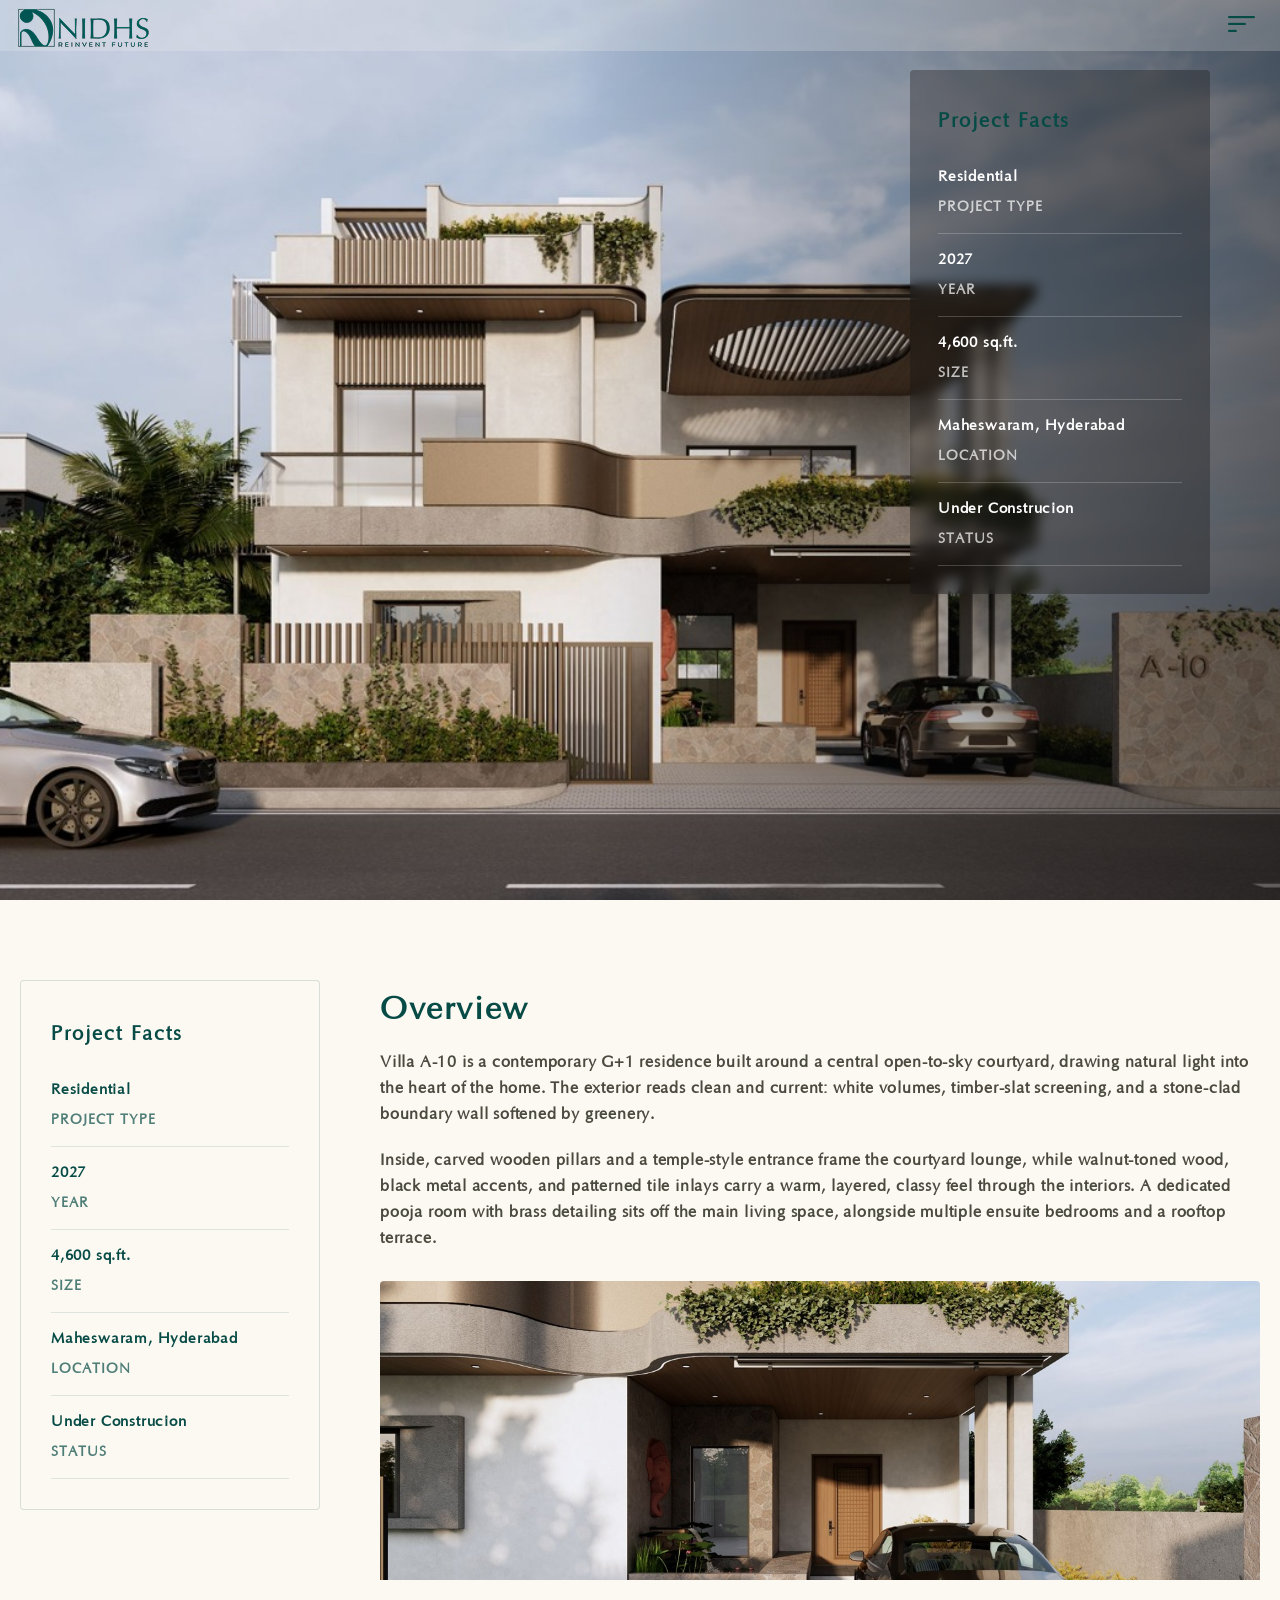
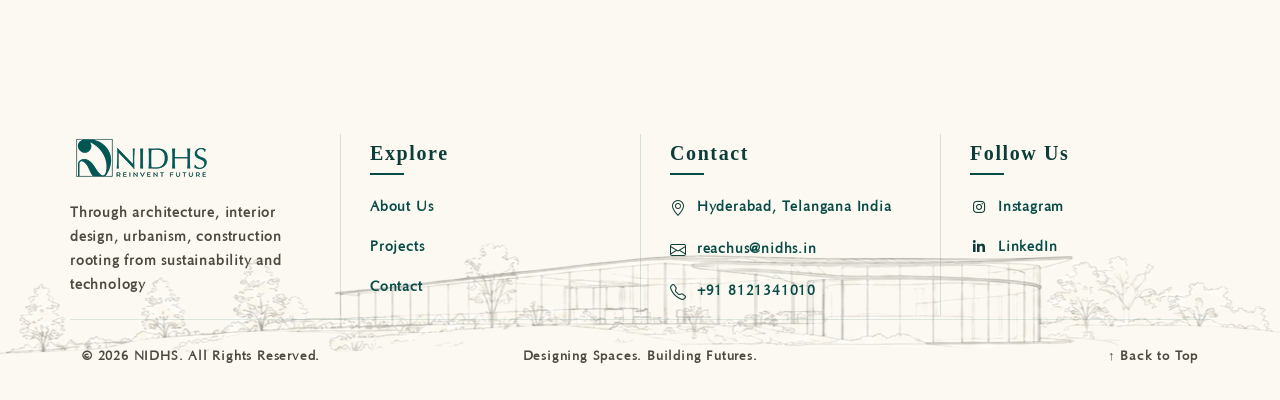
<file: villaA10.html>
<!DOCTYPE HTML>
<html lang="en-US">

<head>
	<meta charset="UTF-8">
	<meta http-equiv="x-ua-compatible" content="ie=edge">
	<title>Varali</title>
	<meta name="description" content="">
	<meta name="viewport" content="width=device-width, initial-scale=1">
	<!-- Favicon -->
	<link rel="icon" type="image/png" sizes="56x56" href="assets/images/fav-icon/icon.png">
	<!-- bootstrap CSS -->
	<link rel="stylesheet" href="assets/css/bootstrap.min.css" type="text/css" media="all">

	<!-- animate CSS -->
	<link rel="stylesheet" href="assets/css/animate.css" type="text/css" media="all">

	<!-- font-awesome CSS -->
	<link rel="stylesheet" href="assets/css/all.min.css" type="text/css" media="all">
	<!-- font-flaticon CSS -->
	<link rel="stylesheet" href="assets/css/flaticon.css" type="text/css" media="all">
	<!-- theme-default CSS -->
	<link rel="stylesheet" href="assets/css/theme-default.css" type="text/css" media="all">

	<!-- transitions CSS -->
	<link rel="stylesheet" href="assets/css/owl.transitions.css" type="text/css" media="all">

	<!-- bootstrap icons -->
	<link rel="stylesheet" href="assets/css/bootstrap-icons.css" type="text/css" media="all">
    
	<!-- Main Style CSS -->
	<link rel="stylesheet" href="assets/css/style.css" type="text/css" media="all">

	<link rel="stylesheet" href="assets/css/projectdetail.css" type="text/css" media="all">
	<link rel="stylesheet" href="assets/css/responsive.css" type="text/css" media="all">

</head>

<body>

    <div id="sticky-header" class="hendre_nav_manu two">
		<div class="container-fluid">
			<div class="row align-items-center">
				<div class="col-lg-2">
					<div class="logo">
						<a class="logo_img" href="index.html" title="hendre">
							<img src="assets/images/NIDHSlogo.png" alt="logo">
						</a>
						<a class="main_sticky" href="index.html" title="hendre">
							<img src="assets/images/NIDHSlogo.png" alt="logo">
						</a>
					</div>
				</div>
				<div class="col-lg-7">
					
				</div>
				<div class="col-lg-3">
					<div class="header-src-box">
						<div class="sidebar-btn style_two">
							<div class="nav-btn navSidebar-button style_two"><span><i class="bi bi-filter-left"></i></span></div>							
						</div>
					</div>
				</div>
			</div>
		</div>
	</div>

	<div class="xs-sidebar-group info-group">
		<div class="xs-sidebar-widget">
			<div class="sidebar-widget-container">
				<div class="menu-visual-pane" >

					<div class="menu-visual-content">
						<h1>Designing <br>Spaces <br>That Inspire.</h1>

						<div class="menu-featured-project">
							<span class="fp-label">FEATURED PROJECT</span>
							<h4>DOMINION </h4>
							<p>Residential Apartment<br>Hyderabad, Telangana<br>2025</p>
							<a href="dominion.html" class="view-project-link">VIEW PROJECT <i class="fas fa-arrow-right"></i></a>
						</div>
					</div>
				</div>

				<!-- RIGHT: nav pane -->
				<div class="menu-nav-pane">
					<div class="menu-nav-header">
						<div class="menu-brand">
							<div class="logo">
							<a class="logo_img" href="index.html" title="hendre">
								<img src="assets/images/NIDHSlogo.png" alt="logo">
							</a>
							</div>
						</div>
						<a href="#" class="close-side-widget">
							<i class="fas fa-times"></i>
						</a>
					</div>

					<ul class="menu-nav-list">
						<li><a href="index.html#portfolio">PROJECTS </a></li>
						<li><a href="index.html#aboutus">ABOUT </a></li>
						<!-- <li><a href="index.html#blogs">BLOGS </a></li> -->
						<li><a href="index.html#contactus">CONTACT </a></li>
					</ul>

					<div class="menu-contact-row">
						<div class="contact-item">
							<i class="fas fa-map-marker-alt"></i>
							<span>Hyderabad, Telangana<br>India</span>
						</div> 
						<div class="contact-item">
							<i class="fas fa-envelope"></i>
							<span>reachus@nidhs.in</span>
						</div>
						<div class="contact-item">
							<i class="fas fa-phone-alt"></i>
							<span>+91 8121341010</span>
						</div>
					</div>
				</div>

			</div>
		</div>
	</div>


    <section id="pdhero" class="pd-hero">
        <img class="pd-hero__img" src="assets/images/portfolio/A10_2.jpeg" alt="Sakura Restaurant">
        <div class="pd-hero__overlay"></div>

        <div class="pd-facts pd-facts--hero">
            <h3 class="pd-facts__title">Project Facts</h3>
            <ul class="pd-facts__list">
                <li><span class="pd-facts__value">Residential</span><span class="pd-facts__label">Project Type</span></li>
                <!-- <li><span class="pd-facts__value">Sri Murali & Sirisha</span><span class="pd-facts__label">Client</span></li> -->
                <li><span class="pd-facts__value">2027</span><span class="pd-facts__label">Year</span></li>
                <li><span class="pd-facts__value">4,600 sq.ft.</span><span class="pd-facts__label">Size</span></li>
                <li><span class="pd-facts__value">Maheswaram, Hyderabad </span><span class="pd-facts__label">Location</span></li>
                <li><span class="pd-facts__value">Under Construcion</span><span class="pd-facts__label">Status</span></li>
            </ul>
        </div>
    </section>

    <section class="pd-body">
        <aside class="pd-body__sidebar">
            <div class="pd-facts pd-facts--sidebar" id="pdFactsSidebar">
                <h3 class="pd-facts__title">Project Facts</h3>
                <ul class="pd-facts__list">
                    <li><span class="pd-facts__value">Residential</span><span class="pd-facts__label">Project Type</span></li>
                    <!-- <li><span class="pd-facts__value">Sri Murali & Sirisha</span><span class="pd-facts__label">Client</span></li> -->
                    <li><span class="pd-facts__value">2027</span><span class="pd-facts__label">Year</span></li>
                    <li><span class="pd-facts__value">4,600 sq.ft.</span><span class="pd-facts__label">Size</span></li>
                    <li><span class="pd-facts__value">Maheswaram, Hyderabad </span><span class="pd-facts__label">Location</span></li>
                    <li><span class="pd-facts__value">Under Construcion</span><span class="pd-facts__label">Status</span></li>
                </ul>
            </div>
        </aside>

        <div class="pd-body__content">
            <h2>Overview</h2>
            <p>Villa A-10 is a contemporary G+1 residence built around a central open-to-sky courtyard, drawing natural light into the heart of the home. The exterior reads clean and current: white volumes, timber-slat screening, and a stone-clad boundary wall softened by greenery. </p>
            <p>Inside, carved wooden pillars and a temple-style entrance frame the courtyard lounge, while walnut-toned wood, black metal accents, and patterned tile inlays carry a warm, layered, classy feel through the interiors. A dedicated pooja room with brass detailing sits off the main living space, alongside multiple ensuite bedrooms and a rooftop terrace.</p>

            <img class="pd-body__image" src="assets/images/portfolio/A10_4.jpeg" alt="Main Entrance">
            <span class="pd-body__caption">Main Entrance</span>

            <div class="pd-body__image-row">
                <div>
                    <img src="assets/images/portfolio/A10_1.jpeg" alt="Reception Hall">
                    <span class="pd-body__caption">Reception Hall</span>
                </div>
                <div>
                    <img src="assets/images/portfolio/A10_3.jpeg" alt="Facade Detail">
                    <span class="pd-body__caption"> During Construction</span>
                </div>
            </div>
            <div class="pd-body__image-row">
                <div>
                    <img src="assets/images/portfolio/A10_9.jpg" alt="Reception Hall">
                    <span class="pd-body__caption">Side view</span>
                </div>
                <div>
                    <img src="assets/images/portfolio/A10_5.jpg" alt="Facade Detail">
                    <span class="pd-body__caption"> View of the 1st floor </span>
                </div>
            </div>
        </div>
    </section>

    <!--==================================================-->
	<!-- Start Footer Section  -->
	<!--==================================================-->

	<div class="footer-section upper">
		<div class="container" >
			<div class="row footer-row">

				<div class="col-lg-3 col-md-6">
					<div class="widgets-company-info-box wow fadeInUp">
						<div class="footer-logo">
							<a class="logo_img" href="index.html" title="hendre">
								<img src="assets/images/NIDHSlogo.png" alt="logo">
							</a>
						</div>
						<div class="company-info-desc">
							<p>Through architecture, interior design, urbanism, construction rooting from sustainability and technology</p>
						</div>
					</div>
				</div>

				<div class="col-lg-3 col-md-6">
					<div class="widgets-company-info wow fadeInLeft">
						<div class="widgets-company-content">
							<div class="widgets-company-title">
								<h3>Explore</h3>
								<div class="footer-underline"></div>
							</div>
							<div class="widgets-company-icon-list">
								<ul>
									<li><a class="a" href="index.html#aboutus">About Us</a></li>
									<li><a class="a" href="index.html#portfolio">Projects</a></li>
									<!-- <li><a class="a" href="index.html#blogs">Blogs</a></li> -->
									<li><a class="a" href="index.html#contactus">Contact</a></li>
								</ul>
							</div>
						</div>
					</div>
				</div>

				<div class="col-lg-3 col-md-6">
					<div class="widgets-company-info wow fadeInLeft">
						<div class="widgets-company-content">
							<div class="widgets-company-title">
								<h3>Contact</h3>
								<div class="footer-underline"></div>
							</div>
							<div class="widgets-company-icon-list">
								<ul class="contact-list">
									<li><i class="bi bi-geo-alt"></i> <span>Hyderabad, Telangana India</span></li>
									<li><i class="bi bi-envelope"></i> <span>reachus@nidhs.in</span></li>
									<li><i class="bi bi-telephone"></i> <span>+91 8121341010</span></li>
								</ul>
							</div>
						</div>
					</div>
				</div>

				<div class="col-lg-3 col-md-6">
					<div class="widgets-company-info wow fadeInLeft">
						<div class="widgets-company-content">
							<div class="widgets-company-title">
								<h3>Follow Us</h3>
								<div class="footer-underline"></div>
							</div>
							<div class="widgets-company-icon-list">
								<ul class="social-list">
									<li><a class="a" href="#"><i class="fab fa-instagram"></i> Instagram</a></li>
									<li><a class="a" href="#"><i class="fab fa-linkedin-in"></i> LinkedIn</a></li>
								</ul>
							</div>
						</div>
					</div>
				</div>

			</div>

		
			<div class="row mg-tp align-items-center footer-bottom-row">
				<div class="col-lg-4">
					<div class="copy-rights">
						<p>© 2026 NIDHS. All Rights Reserved.</p>
					</div>
				</div>
				<div class="col-lg-4 text-center">
					<p class="footer-tagline">Designing Spaces. Building Futures.</p>
				</div>
				<div class="col-lg-4 text-end">
					<a class="a back-to-top" href="#top">↑ Back to Top</a>
				</div>
			</div>

		</div>
	</div>


	<!--==================================================-->
	<!-- End  Footer Section  -->
	<!--==================================================-->


</body>

	<!-- nav apearing on scroll -->
	<script>
		document.addEventListener('DOMContentLoaded', function () {
			var header = document.getElementById('sticky-header');
			var hero = document.getElementById('pdhero');

			if (!header || !hero) return;

			var lastScrollY = window.scrollY;
			var SCROLL_UP_THRESHOLD = 3;

			window.addEventListener('scroll', function () {
				var currentScrollY = window.scrollY;
				var heroHeight = hero.offsetHeight;
				var withinHero = currentScrollY < heroHeight;

				if (withinHero) {
					// always visible while in the hero
					header.classList.remove('nav-hidden');
				} else {
					// past the hero: hide on scroll down, show on 3px+ scroll up
					if (currentScrollY > lastScrollY) {
						header.classList.add('nav-hidden');
					} else if (currentScrollY < lastScrollY - SCROLL_UP_THRESHOLD) {
						header.classList.remove('nav-hidden');
					}
				}

				lastScrollY = currentScrollY;
			}, { passive: true });
		});
	</script>


<script>
    document.addEventListener('DOMContentLoaded', function () {
        var sidebarFacts = document.getElementById('pdFactsSidebar');
        if (!sidebarFacts) return;

        // skip the animation entirely on mobile widths, per design
        if (window.innerWidth <= 900) {
            sidebarFacts.classList.add('is-visible');
            return;
        }

        var observer = new IntersectionObserver(function (entries) {
            entries.forEach(function (entry) {
                if (entry.isIntersecting) {
                    sidebarFacts.classList.add('is-visible');
                    observer.unobserve(entry.target);
                }
            });
        }, {
            threshold: 0.2
        });

        observer.observe(sidebarFacts);
    });
</script>

<!-- jquery js -->
	<script src="assets/js/vendor/jquery-3.6.2.min.js"></script>
	<!-- bootstrap js -->
	<script src="assets/js/bootstrap.min.js"></script>
	<!-- carousel js -->
	<script src="assets/js/owl.carousel.min.js"></script>
	<!-- counterup js -->
	<script src="assets/js/jquery.counterup.min.js"></script>
	<!-- waypoints js -->
	<script src="assets/js/waypoints.min.js"></script>
	<!-- wow js -->
	<script src="assets/js/wow.js"></script>
	<!-- imagesloaded js -->
	<script src="assets/js/imagesloaded.pkgd.min.js"></script>
	<!-- venobox js -->
	<script src="venobox/venobox.js"></script>

	<!--  animated-text js -->
	<script src="assets/js/animated-text.js"></script>
	<!-- venobox min js -->
	<script src="venobox/venobox.min.js"></script>
	<!-- isotope js -->
	<script src="assets/js/isotope.pkgd.min.js"></script>
	<!-- jquery meanmenu js -->
	<script src="assets/js/jquery.meanmenu.js"></script>

	<!-- jquery scrollup js -->
	<script src="assets/js/jquery.scrollUp.js"></script>

	<script src="assets/js/jquery.barfiller.js"></script>
	<!-- jquery js -->

	<script src="assets/js/popper.min.js"></script>

	<!-- theme js -->
	<script src="assets/js/theme.js"></script>

</html>
</file>
<file: assets/css/flaticon.css>
/*
  	Flaticon icon font: Flaticon
  	Creation date: 01/08/2019 09:08
  	*/

@font-face {
  font-family: "Flaticon";
  src: url("../fonts/Flaticon.eot");
  src: url("../fonts/Flaticond41d.eot?#iefix") format("embedded-opentype"),
       url("../fonts/Flaticon.woff2") format("woff2"),
       url("../fonts/Flaticon.woff") format("woff"),
       url("../fonts/Flaticon.ttf") format("truetype"),
       url("../fonts/Flaticon.svg#Flaticon") format("svg");
  font-weight: normal;
  font-style: normal;
}

@media screen and (-webkit-min-device-pixel-ratio:0) {
  @font-face {
    font-family: "Flaticon";
    src: url("../fonts/Flaticon.svg#Flaticon") format("svg");
  }
}

[class^="flaticon-"]:before, [class*=" flaticon-"]:before,
[class^="flaticon-"]:after, [class*=" flaticon-"]:after {   
  font-family: Flaticon;
  font-size: inherit;
  font-style: normal;
}

.flaticon-report:before { content: "\f100"; }
.flaticon-clock:before { content: "\f101"; }
.flaticon-call:before { content: "\f102"; }
.flaticon-tourism:before { content: "\f103"; }
.flaticon-process:before { content: "\f104"; }
.flaticon-data:before { content: "\f105"; }
.flaticon-global:before { content: "\f106"; }
.flaticon-system:before { content: "\f107"; }
.flaticon-padlock:before { content: "\f108"; }
.flaticon-process-1:before { content: "\f109"; }
.flaticon-data-1:before { content: "\f10a"; }
.flaticon-work:before { content: "\f10b"; }
.flaticon-data-analytics:before { content: "\f10c"; }
.flaticon-chart:before { content: "\f10d"; }
.flaticon-algorithm:before { content: "\f10e"; }
.flaticon-data-2:before { content: "\f10f"; }
.flaticon-clock-1:before { content: "\f110"; }
.flaticon-microchip:before { content: "\f111"; }
.flaticon-server:before { content: "\f112"; }
.flaticon-24h:before { content: "\f113"; }
.flaticon-global-1:before { content: "\f114"; }
.flaticon-business-and-finance:before { content: "\f115"; }
.flaticon-space:before { content: "\f116"; }
.flaticon-information:before { content: "\f117"; }
.flaticon-privacy:before { content: "\f118"; }
.flaticon-alert:before { content: "\f119"; }
.flaticon-online-library:before { content: "\f11a"; }
.flaticon-info:before { content: "\f11b"; }
.flaticon-interaction:before { content: "\f11c"; }
.flaticon-mobile-app:before { content: "\f11d"; }
.flaticon-code:before { content: "\f11e"; }
.flaticon-developer:before { content: "\f11f"; }
.flaticon-intelligent:before { content: "\f120"; }
.flaticon-content:before { content: "\f121"; }
.flaticon-laptop:before { content: "\f122"; }
.flaticon-web:before { content: "\f123"; }
.flaticon-content-writing:before { content: "\f124"; }
.flaticon-computer:before { content: "\f125"; }
.flaticon-computer-1:before { content: "\f126"; }
.flaticon-graphic-design:before { content: "\f127"; }
.flaticon-analysis:before { content: "\f128"; }
.flaticon-bar-chart:before { content: "\f129"; }
.flaticon-analytics:before { content: "\f12a"; }
.flaticon-ui:before { content: "\f12b"; }
.flaticon-resume:before { content: "\f12c"; }
.flaticon-taxi:before { content: "\f12d"; }
.flaticon-online-shop:before { content: "\f12e"; }
.flaticon-smartphone:before { content: "\f12f"; }

.flaticon-next-1:before { content: "\f100"; }
.flaticon-back:before { content: "\f101"; }
.flaticon-next:before { content: "\f102"; }
.flaticon-back-1:before { content: "\f103"; }
.flaticon-respect:before { content: "\f104"; }
.flaticon-briefcase:before { content: "\f105"; }
.flaticon-graduation-hat:before { content: "\f106"; }
.flaticon-left-quote:before { content: "\f107"; }
.flaticon-aeroplane:before { content: "\f108"; }
.flaticon-jet:before { content: "\f109"; }
.flaticon-phone-call-1:before { content: "\f10a"; }
.flaticon-phone-call:before { content: "\f10b"; }
.flaticon-customer-service:before { content: "\f10c"; }
.flaticon-speech-bubble:before { content: "\f10d"; }
.flaticon-shopping-basket:before { content: "\f10e"; }
.flaticon-mail:before { content: "\f10f"; }
.flaticon-graph:before { content: "\f110"; }
.flaticon-compass:before { content: "\f111"; }
.flaticon-home:before { content: "\f112"; }
.flaticon-lifebuoy:before { content: "\f113"; }
.flaticon-time:before { content: "\f114"; }


.flaticon-artificial-intelligence:before { content: "\f100"; }
.flaticon-robotic-arm:before { content: "\f101"; }
.flaticon-ai:before { content: "\f102"; }
.flaticon-play-button:before { content: "\f103"; }
.flaticon-artificial-intelligence-1:before { content: "\f104"; }
.flaticon-automaton:before { content: "\f105"; }
.flaticon-brain:before { content: "\f106"; }
.flaticon-ai-1:before { content: "\f107"; }
.flaticon-artificial-intelligence-2:before { content: "\f108"; }
.flaticon-artificial-intelligence-3:before { content: "\f109"; }
.flaticon-mail:before { content: "\f10a"; }
.flaticon-machine-learning:before { content: "\f10b"; }
.flaticon-machine-learning-1:before { content: "\f10c"; }
.flaticon-code:before { content: "\f10d"; }
.flaticon-gps:before { content: "\f10e"; }
.flaticon-place:before { content: "\f10f"; }
.flaticon-phone:before { content: "\f110"; }
.flaticon-mail-1:before { content: "\f111"; }
.flaticon-artificial-intelligence-4:before { content: "\f112"; }
.flaticon-abc:before { content: "\f113"; }
.flaticon-contract:before { content: "\f114"; }
.flaticon-quote:before { content: "\f115"; }
.flaticon-business-and-finance:before { content: "\f116"; }
.flaticon-binary-code:before { content: "\f117"; }
.flaticon-database:before { content: "\f118"; }
.flaticon-font:before { content: "\f119"; }
.flaticon-speech-bubble:before { content: "\f11a"; }
.flaticon-face:before { content: "\f11b"; }
.flaticon-facial:before { content: "\f11c"; }
.flaticon-data:before { content: "\f11d"; }
.flaticon-facial-recognition:before { content: "\f11e"; }
.flaticon-right-arrow:before { content: "\f11f"; }
.flaticon-seo-and-web:before { content: "\f120"; }
.flaticon-encrypt:before { content: "\f121"; }
.flaticon-encrypt-1:before { content: "\f122"; }
.flaticon-data-encryption:before { content: "\f123"; }
.flaticon-tick:before { content: "\f124"; }
.flaticon-success:before { content: "\f125"; }
.flaticon-send:before { content: "\f126"; }
.flaticon-left-arrow:before { content: "\f127"; }
.flaticon-up-arrow:before { content: "\f128"; }
.flaticon-download-arrow:before { content: "\f129"; }
.flaticon-basket:before { content: "\f12a"; }
.flaticon-stylish-bag:before { content: "\f12b"; }
.flaticon-shopping-bag:before { content: "\f12c"; }
.flaticon-bag:before { content: "\f12d"; }
.flaticon-chat:before { content: "\f12e"; }
.flaticon-robotics:before { content: "\f12f"; }
.flaticon-qr:before { content: "\f130"; }
.flaticon-production:before { content: "\f131"; }
.flaticon-inclusion:before { content: "\f132"; }
.flaticon-feature:before { content: "\f133"; }
.flaticon-art-and-design:before { content: "\f134"; }
.flaticon-search:before { content: "\f135"; }
.flaticon-seo-and-web-1:before { content: "\f136"; }
.flaticon-phone-1:before { content: "\f137"; }
.flaticon-email:before { content: "\f138"; }
.flaticon-error:before { content: "\f139"; }
.flaticon-close:before { content: "\f13a"; }
.flaticon-gps-1:before { content: "\f13b"; }
.flaticon-cross-out:before { content: "\f13c"; }
.flaticon-woman-bag:before { content: "\f13d"; }
</file>
<file: assets/css/theme-default.css>
/*

    font-family: 'Montserrat', sans-serif;

*/



/* @import url('https://fonts.googleapis.com/css2?family=Montserrat:ital,wght@0,100;0,200;0,300;0,400;0,500;0,600;0,700;0,800;0,900;1,100;1,200;1,300;1,400;1,500;1,600;1,700;1,800;1,900&display=swap'); */
/* @import url('https://fonts.googleapis.com/css2?family=Abhaya+Libre:wght@400;500;600;700;800&display=swap'); */

@font-face {
    font-family: 'Optima';
    src: url('../fonts/optima-webfont/OPTIMA.woff') format('woff'); 
    font-weight: 400;
    font-style: normal;
    font-display: swap;
}

html, body {
    margin: 0;
    padding: 0;
}

html,

body {
    overflow-x: hidden;
}

html {
    scroll-behavior: smooth;
}

body {
    color: #FCF9F2;
    font-size: 15px;
    font-weight: 600;
    line-height: 28px;
    letter-spacing: 0.05rem;
    text-align: left!important;
    /* font-family: 'Montserrat', sans-serif; */
    /* font-family: 'Abhaya Libre', serif; */
    font-family: 'Optima', 'Abhaya Libre', serif;
}

p {

    font-weight: 600 !important;
    font-style: normal;
}

h1,
h2,
h3,
h4,
h5,
h6 {
    /* color: #fff; */
    /* font-family: 'Montserrat', sans-serif; */
    /* font-family: 'Abhaya Libre', serif; */
    font-family: 'Optima', serif;
    font-style: normal;
    margin-bottom: 0;
    margin-top: 11px;
    line-height: 1.2;
    font-weight: 600;
    -webkit-transition: .5s;
    transition: .5s;
    font-size: 36px;
    letter-spacing: 0.1rem !important;
}

a {
    -webkit-transition: all 0.3s ease-out 0s;
    transition: all 0.3s ease-out 0s;
    text-decoration: none;
}

a {
    color: #43baff;
    text-decoration: none;
}

a:focus,
.btn:focus {
    text-decoration: none;
    outline: none;
}

a:focus,
a:hover {
    text-decoration: none;
    text-decoration: none;
}

.uppercase {
    text-transform: uppercase;
}

.capitalize {
    text-transform: capitalize;
}

h1 a,
h2 a,
h3 a,
h4 a,
h5 a,
h6 a {
    color: inherit;
    -webkit-transition: .5s;
    transition: .5s;
    text-decoration: none;
}

h1 {
    font-size: 50px;
}

h2 {
    font-size: 35px;

}

h3 {
    font-size: 30px;
}

h4 {
    font-size: 24px;
}

h5 {
    font-size: 20px;
}

h6 {
    font-size: 18px;
}

.white h1,
.white h2,
.white h3,
.white h4,
.white h5,
.white h6 {
    color: #fff;
}

.white p {
    color: #fff;
}

.white i {
    color: #fff;
}

ul {
    margin: 0px;
    padding: 0px;
}



ul {
    margin: 0;

    padding: 0;
}



/* input:focus,
button:focus {
    border-color: #FF3C00;
    outline-color: #FF3C00;
    border: 1px solid #FF3C00;
} */

textarea:focus {
    border-color: #F16722;
    outline-color: #F16722;
}

hr {
    margin: 60px 0;
    padding: 0px;
    border-bottom: 1px solid #eceff8;
    border-top: 0px;
}

hr.style-2 {
    border-bottom: 1px dashed #f10;
}

hr.mp-0 {
    margin: 0;
    border-bottom: 1px solid #eceff8;
}

hr.mtb-40 {
    margin: 40px 0;
    border-bottom: 1px solid #eceff8;
    border-top: 0px;
}

label {
    color: #fff;
    cursor: pointer;
    font-size: 14px;
    font-weight: 600;
}

a,
i,
cite,
em,
var,
address,
dfn,
ol,
li,
ul {
    font-style: normal;
    font-weight: 600;
}


*::-moz-selection {
    background: #4fc1f0;
    color: #454545;
    text-shadow: none;
}

::-moz-selection {
    background: #4fc1f0;
    color: #454545;
    text-shadow: none;
}

::selection {
    background: #4fc1f0;
    color: #454545;
    text-shadow: none;
}

::placeholder {
    color: #454545;
    font-size: 16px;
}

::-webkit-input-placeholder {
    /* Chrome/Opera/Safari */

    color: #454545;
}

::-moz-placeholder {
    /* Firefox 19+ */
    color: #454545;
}

:-ms-input-placeholder {
    /* IE 10+ */

    color: #454545;
}

:-moz-placeholder {
    /* Firefox 18- */

    color: #454545;
}

/* Contact Area */
.counter_area ::-moz-selection {
    color: #001d23;
    text-shadow: none;
}

.contact_area ::-moz-selection {
    color: #001d23;
    text-shadow: none;
}

.contact_area ::selection {
    color: #001d23;
    text-shadow: none;
}

.contact_area ::placeholder {
    color: #001d23;
    font-size: 16px;
}

.contact_area ::-webkit-input-placeholder {
    /* Chrome/Opera/Safari */
    color: #001d23;
}

.contact_area ::-moz-placeholder {
    /* Firefox 19+ */
    color: #001d23;
}

.contact_area :-ms-input-placeholder {
    /* IE 10+ */
    color: #001d23;
}

.contact_area :-moz-placeholder {
    /* Firefox 18- */
    color: #001d23;
}

.blog_reply ::-moz-selection {
    color: #151948;
}

.blog_reply ::-moz-selection {
    color: #151948;
}

.blog_reply ::selection {
    color: #151948;
}

.blog_reply::placeholder {
    color: #151948;
}

.blog_reply ::-webkit-input-placeholder {
    /* Chrome/Opera/Safari */
    color: #151948;
}

.blog_reply ::-moz-placeholder {
    /* Firefox 19+ */
    color: #151948;
}

.blog_reply :-ms-input-placeholder {
    /* IE 10+ */
    color: #151948;
}

.blog_reply :-moz-placeholder {
    /* Firefox 18- */
    color: #151948;
}
</file>
<file: assets/css/style.css>
/*===============================================
Template Name: Nidhs- Architecture & Interior Design HTML5 Template
Author:  https://themeforest.net/user/dreamit-solution
Description: Description
Version: 1.0.0
Text Domain: Nidhs
Tags:       architect, architecture, architecture design, architecture portfolio, architecture studio, clean, furniture store, gallery, interior decoration, interior design, interior design portfolio, interior designer, modern, property
================================================*/
    
/*TABLE OF CONTENTS*/
/*=====================
01. Nidhstop-menu-area Css
02. NidhsNav Menu Area Css
03. Nidhsbreadcumb Area Css
04. Nidhssection-title Css
05. NidhsSlider Area Css
06. Nidhsfeature-area Css
07. Nidhstag-area Css
08. Nidhsabout area Css
09. NidhsProssess Ber Css
10. Nidhsgallery area Css
11. Nidhscounter area Css
12. Nidhsservice-area  Css
13. Nidhsproject all inner page Css
14. Nidhsservice-details-area Css
15. NidhsNidhs-agency-area Css
16. Nidhspricing-area Css
17. Nidhsproject-area Css
18. Nidhscall-do-action-area Css
19. Nidhscontact area Css
20. Nidhsmap-section Css
21. Nidhsteam-area Css
22. Nidhsteam area inner page Css
23. Nidhstestimonial-area Css
24. Nidhsvideo-area-seven Css
25. Nidhsblog-area Css
26. Nidhsblog-details-area Css
27. Nidhscascading-area Css
28. Nidhshorizontal-area Css
29. Nidhshorizontal-slider-area Css
30. Nidhsportfolio-masonary-area Css
31. Nidhsportfolio-details-area Css
32. Nidhsspilt-slider-area Css
33. Nidhsbrand-area Css
34. Nidhsshop-area CSS
35. Nidhsfooter-section CSS
36. Nidhscopyright-area Css

background color: #FCF9F2
text color: #074B46
light text color : #515151
=======================*/


/*================================
<-- Nidhstop-menu-area Css -->
==================================*/
a {
    color: inherit;
    text-decoration: none;
}

.top-menu-area {
    background: #D8AB7A;
    padding: 10px 0;
}

.top-menu-area .top-menu-left h4.ma-ri {
    margin-right: 40px;
}

.top-menu-area .top-menu-left h4 {
    font-size: 14px;
    line-height: 30px;
    color: #ffffff;
    font-weight: 500;
    margin: 0 0 0;
    display: inline-block;
}

.top-menu-left h4 i {
    display: inline-block;
    margin-right: 5px;
}

.top-icon-list {
    text-align: right;
}

.top-icon-list ul li {
    display: inline-block;
    list-style: none;
    margin-left: 15px;
}

.top-icon-list ul li a {
    font-size: 15px;
    display: inline-block;
    color: #fff;
}

/*================================
<--  NidhsNav Menu Area Css -->
==================================*/

/* #sticky-header {
    position: fixed;
    top: 0;
    left: 0;
    width: 100%;
    z-index: 10;
} */

#sticky-header {
    position: fixed;
    top: 0;
    left: 0;
    width: 100%;
    z-index: 10;
    transform: translateY(0);   /* visible by default */
    transition: transform 0.35s ease;
}

#sticky-header.nav-hidden {
    transform: translateY(-100%);
}

.hendre_nav_manu {
    transition: .5s;
    z-index: 2;
    position: relative;

}

.hendre_nav_manu.two {
    /* background: transparent !important; */
    background: rgba(254, 249, 242, 0.2);
    z-index: 5;
}


.sticky {
    left: 0;
    margin: auto;
    position: fixed !important;
    top: 0;
    width: 100%;
    -webkit-box-shadow: 0 2px 5px -2px rgba(0, 0, 0, 0.1);
    box-shadow: 0 2px 5px -2px rgba(0, 0, 0, 0.1);
    background: #074B46;
    transition: .5s;
    z-index: 9;
    animation: 500ms running fadeInUp;
    animation-name: slideInDown;
}

.header-src-box {
    text-align: center;
}

.header-icon {
    display: inline-block;
    margin: 0 25px 0 15px;
}

.header-icon.home-three {
    margin: 0 15px 0 15px;
}

.header-icon a {
    display: inline-block;
    position: relative;
    z-index: 1;
    color: #012549;
    font-size: 24px;
}

.sticky .header-icon a {
    color: #fff;

}

.header-icon a::after {
    position: absolute;
    content: "0";
    top: 0;
    right: -8px;
    height: 15px;
    width: 15px;
    line-height: 15px;
    /* background: #E01142; */
    color: #fff;
    border-radius: 50%;
    text-align: center;
    font-size: 12px;
}

.header-button {
    display: inline-block;
}

.hendre_nav_manu .col-lg-3 {
    display: flex;
    justify-content: flex-end;
    align-items: center;
    padding-right: 20px;
}

/* .header-button a::after {
    position: absolute;
    content: "";
    top: 9px;
    left: -12px;
    height: 16px;
    width: 1px;
    background : #FCF9F2;
    opacity: 0.3;
} */

.header-button a {
    display: inline-block;
    font-size: 15px;
    line-height: 30px;
    color: #ffffff;
    font-weight: 500;
    transition: .5s;
    position: relative;
    z-index: 1;
}

.header-button a i {
    font-size: 20px;
    display: inline-block;
    margin: 0 0 0 0;
    position: relative;
    left: 2px;
    top: 2px;
}

.header-button a:hover{
    color: #D7AB79;
}

/* .sticky .hendre_nav_manu.two {
    background : #FCF9F2!important;
} */


.hendre_nav_manu.two .hendre_menu>ul>li>a {
    color: #074B46;
}

.header-button.two a {
    display: inline-block;
    font-size: 18px;
    line-height: 30px;
    /* color: #074B46; */
    color:white;
    font-weight: 500;
    transition: .5s;
    position: relative;
    z-index: 1;
}


.sticky .hendre_nav_manu.left-sidebar{
    left: 0;
    margin: auto;
    position: fixed !important;
    top: 0;
    width: 100%;
    -webkit-box-shadow: 0 2px 5px -2px rgba(0, 0, 0, 0.1);
    box-shadow: 0 2px 5px -2px rgba(0, 0, 0, 0.1);
    background: #f00!important;
    transition: .5s;
    z-index: 9;
    animation: 500ms running fadeInUp;
    animation-name: slideInDown;
}


.hendre_nav_manu.left-sidebar {
    transition: .5s;
    z-index: 2;
    position: fixed;
    padding: 10px 0px 10px 0px;
    width: 13%;
    margin-bottom: -56px;
    height: 100%;
    border-right: 1px solid #352E26;
}

.hendre_nav_manu.left-sidebar a.logo_img {
    margin-top: 120px;
    display: inline-block;
    height: 50px;
}

.hendre_nav_manu.left-sidebar .hendre_menu>ul>li {
    display: block;
    position: relative;
    z-index: 1;
}

.hendre_nav_manu.left-sidebar nav.hendre_menu {
    text-align: left;
    margin-left: 25px;
}

.hendre_nav_manu.left-sidebar .left-sidebar-title h4 {
    font-size: 12px;
    line-height: 30px;
    color: #515151;
    font-weight: 300;
    position: relative;
    z-index: 1;
    text-transform: uppercase;
    margin-left: 43px;
}

.hendre_nav_manu.left-sidebar .left-sidebar-title h4::before {
    position: absolute;
    top: 14px;
    left: -85px;
    content: "";
    height: 1px;
    width: 80px;
    background: #515151;
    z-index: -1;
}

.hendre_nav_manu.left-sidebar .left-sidebar-title h4::after {
    position: absolute;
    top: 14px;
    right: 23px;
    content: "";
    height: 1px;
    width: 80px;
    background: #515151;
    z-index: -1;
}

.left-sidebar-icon-list ul li {
    font-size: 14px;
    line-height: 26px;
    color: #515151;
    font-weight: 400;
    display: block;
    margin: 0px 0 23px;
}

.left-sidebar-icon-list ul li i {
    display: inline-block;
    font-size: 14px;
    line-height: 26px;
    color: #fff;
    font-weight: 400;
    margin: 0 5px 0 0;
}

.left-sidebar-icon-list {
    text-align: center;
}

.left-sidebar-icon-list ul li {
    display: inline-block;
    list-style: none;
    margin: 0 3px 0;
}

.left-sidebar-icon-list ul li a {
    display: inline-block;
    font-size: 14px;
    color: #fff;
    height: 35px;
    width: 35px;
    line-height: 35px;
    text-align: center;
    border-radius: 50%;
    transition: .5s;
    border: 1px solid #515151;
}

.left-sidebar-icon-list {
    text-align: left;
    margin: 20px 0 0;
}

.left-sidebar-icon-list p {
    font-size: 12px;
    line-height: 26px;
    color: #515151;
    font-weight: 400;
    margin: 30px 0 0;
}

.left-sidebar-icon-list ul li a:hover {
    background: #C5A073;
}

.hendre_nav_manu.toggle-menu .hendre_nav_manu.left-sidebar .left-sidebar-title h4::before {
    background: inherit;
}

.hendre_nav_manu.toggle-menu .hendre_nav_manu.left-sidebar .left-sidebar-title h4::after {
    background: inherit;
}

.hendre_nav_manu.toggle-menu {
    transition: .5s;
    z-index: 2;
    position: relative;
    padding: 20px 0px 20px 40px;
    background: transparent;
    margin-bottom: -77px;
    border-bottom: 1px solid #9FA8AD;
}

.sticky.hendre_nav_manu.toggle-menu {
    border-bottom: inherit!important;
}

.hendre_nav_manu.toggle-menu .hendre_nav_manu.left-sidebar {
    margin-right: 0;
    position: fixed !important;
    top: 0;
    width: 17%;
    -webkit-box-shadow: 0 2px 5px -2px rgba(0, 0, 0, 0.1);
    box-shadow: 0 2px 5px -2px rgba(0, 0, 0, 0.1);
    background: #074B46!important;
    transition: .5s;
    z-index: 999;
    animation: 500ms running fadeInUp;
    animation-name: slideInDown;
    position: absolute;
    right: -70px;
    top: 0;
}

.sticky .hendre_nav_manu.toggle-menu .hendre_nav_manu.left-sidebar {
    margin: auto;
    position: fixed !important;
    top: 0;
    width: 17%;
    -webkit-box-shadow: 0 2px 5px -2px rgba(0, 0, 0, 0.1);
    box-shadow: 0 2px 5px -2px rgba(0, 0, 0, 0.1);
    background: transparent !important;
    transition: .5s;
    z-index: 999;
    animation: 500ms running fadeInUp;
    animation-name: slideInDown;
    position: absolute;
    right: -70px;
}

.hendre_nav_manu.toggle-menu .nav-btn.navSidebar-button.style_two i {
    display: inline-block;
    font-size: 50px;
    color: #074B46;
    /* color:white; */
    padding: 2px 4px;
}



/* hendre Menu Css*/
nav.hendre_menu {
    text-align: center;
}

.hendre_menu ul {
    list-style: none;
    display: inline-block;
}

.hendre_menu>ul>li {
    display: inline-block;
    position: relative;
    z-index: 1;
}

.hendre_menu>ul>li>a {
    display: block;
    margin: 25px 17px;
    transition: .5s;
    text-decoration: none;
    font-size: 15px;
    line-height: 30px;
    color: #ffffff;
    font-weight: 500;
    position: relative;
    z-index: 1;
}

.hendre_menu>ul>li>a::after {
    position: absolute;
    bottom: 0;
    left: 0;
    height: 2px;
    width: 0%;
    background: #D7AB79;
    content: "";
    transition: .5s;
}

nav.hendre_menu span {
    font-size: 13px;
    padding-left: 6px;
    font-family: FontAwesome;
}

.hendre_menu>ul>li>a:hover {
    color: #D7AB79;
}

.hendre_nav_manu.four .hendre_menu>ul>li>a:hover {
    color: #D7AB79;
}

.hendre_menu>ul>li>a:hover::after {
    width: 100%;
}




/*** Sub Menu Style ***/
.hendre_menu ul .sub-menu {
    position: absolute;
    left: 0;
    top: 130%;
    width: 217px;
    text-align: left;
    background : #FCF9F2;
    margin: 0;
    z-index: 1;
    -webkit-box-shadow: 0px 1px 3px rgba(0, 0, 0, 0.3);
    box-shadow: 0px 1px 3px rgba(0, 0, 0, 0.3);
    transition: .5s;
    visibility: hidden;
    opacity: 0;
}

.hendre_menu ul li:hover>.sub-menu {
    visibility: visible;
    top: 100%;
    opacity: 1;
}

.hendre_menu ul .sub-menu li {
    position: relative;
}

.hendre_menu ul .sub-menu li a {
    display: block;
    padding: 12px 20px;
    margin: 0;
    line-height: 1.3;
    letter-spacing: normal;
    font-size: 16px;
    font-weight: 400;
    text-transform: capitalize;
    -webkit-transition: .1s;
    transition: .1s;
    visibility: inherit !important;
    color: #211e3b !important;
    transition: .5s;
}

.hendre_menu ul .sub-menu li:hover>a, .hendre_menu ul .sub-menu .sub-menu li:hover>a, .hendre_menu ul .sub-menu .sub-menu .sub-menu li:hover>a, .hendre_menu ul .sub-menu .sub-menu .sub-menu .sub-menu li:hover>a {
    background: #D7AB79;
    color: #fff !important;
}

/* sub menu 2 */
.hendre_menu ul .sub-menu .sub-menu {
    left: 100%;
    top: 130%;
    opacity: 0;
    visibility: hidden;
}

.hendre_menu ul .sub-menu li:hover>.sub-menu {
    opacity: 1;
    visibility: visible;
    top: 0%;
}

/* sub menu 3 */
.hendre_menu ul .sub-menu .sub-menu li {
    position: relative;
}

.hendre_menu ul .sub-menu .sub-menu .sub-menu {
    right: 100%;
    left: auto;
    top: 130%;
    opacity: 0;
    visibility: hidden;
}

.hendre_menu ul .sub-menu .sub-menu li:hover>.sub-menu {
    opacity: 1;
    visibility: visible;
    top: 0%;
}

ul.sub-menu li a span {
    background: #FF3C00;
    padding: 5px 10px;
    color: #fff;
    opacity: 1;
    font-family: 'Fira Sans';
    border-radius: 2px;
    margin-left: 5px;
    transition: .5s;
}

ul.sub-menu li:hover a span{
    background: rgba(255,255,255, 0.20);
}

/* sub menu 4 */
.hendre_menu ul .sub-menu .sub-menu .sub-menu li {
    position: relative;
}


.hendre_menu ul .sub-menu .sub-menu .sub-menu li:hover>.sub-menu {
    opacity: 1;
    visibility: visible;
    top: 0%;
}

.hendre_menu li a:hover::before {
    width: 101%;
}

.hendre_nav_manu.sticky .logo_img {
    display: none;
}

.main_sticky {
    display: none;
}

.hendre_nav_manu.sticky .main_sticky {
    display: inherit;
}

.sticky .hendre_menu li a {
    color: #fff;
}

.hendre_nav_manu.sticky a.dtbtn {
    color: #fff;
    background: #F16722;
    border: 2px solid #F16722;
}

.hendre_nav_manu.sticky a.dtbtn:hover {
    color: #43baff;
}

.mobile-menu.mean-container {
    overflow: hidden;
}

.head-btn {
    display: inline-block;
}

.head-btn a {
    display: inline-block;
    font-size: 16px;
    background: #C79E70;
    padding: 11px 27px;
    color: #fff;
    text-transform: uppercase;
    position: relative;
    z-index: 1;
    transition: .5s;
}

.head-btn a::after {
    position: absolute;
    content: "";
    top: 0;
    left: 0;
    height: 100%;
    width: 100%;
    background : #FCF9F2;
    z-index: -1;
    transform: scale(0);
    transition: .5s;
}

.hendre_nav_manu.five {
    background:#292F3B;
    border-bottom: 1px solid #292F3B;
    padding: 0px 0px 0px 20px;
}

 .sticky.hendre_nav_manu.five  {
    background: #074B46!important;
    border-bottom: inherit;
}

.head-btn a:hover{
    color: #074B46 ;
}

.head-btn a:hover::after{
    transform: scale(1);
}

.hendre_nav_manu.five.upper .hendre_menu>ul>li>a {
    color: #074B46!important;
}

.hendre_nav_manu.five.upper .hendre_menu>ul>li>a:hover {
    color: #D6AB79!important;
}

.sticky.hendre_nav_manu.five.upper {
    background: #EDEDEB!important;
    border-bottom: 1px solid #DDDDDD;
    padding: 0px 0px 0px 2px;
}

.hendre_nav_manu.five.upper {
    background: transparent;
    border-bottom: 1px solid #DEDEDE;
    padding: 0px 0px 0px 0px;
}

/*=============================================
<-- Search Box Css -->
===============================================*/
/*nav button*/
.search-box-btn.search-box-outer {
    display: inline-block;
}

.nav-btn.navSidebar-button {
    display: inline-block;
    position: relative;
    top: 2px;
    right: -30px;
}

.sidebar-btn {
    display: inline-block;
    margin-left: 25px;
}

.nav-btn.navSidebar-button i {
    display: inline-block;
    font-size: 25px;
    cursor: pointer;
}

.nav-btn.navSidebar-button.style_two i {
    display: inline-block;
    font-size: 36px;
    color: #074B46;
    /* color:white; */
}

.nav-btn.navSidebar-button a i {
    font-size: 15px;
    width: 32px;
    line-height: 35px;
    height: 32px;
    border-radius: 50px;
    text-align: center;
    background: #efefef;
    display: inline-block;
    color: #232323;
    position: relative;
    z-index: 1;
    margin-left: 15px;
    transition: .5s;
    cursor: pointer;
}

.nav-btn.navSidebar-button a i::after {
    position: absolute;
    content: "";
    z-index: -1;
    left: 0;
    top: 0;
    right: 0;
    bottom: 0;
    background: #FF3C00;
    border-radius: 50%;
    transition: .5s;
    transform: scale(0);
}

.nav-btn.navSidebar-button a i:hover::after {
    transform: scale(1);
}

.nav-btn.navSidebar-button a i:hover {
    color: #fff;
}

/* New sidebar */

/* ===== Full-screen split menu ===== */

.xs-sidebar-widget {
    position: fixed;
    top: 0;
    right: -100%;
    width: 100%;
    max-width: 100%;      /* was 360px — now full screen */
    height: 100%;
    z-index: 515151;
    overflow: hidden;
    background-color: rgba(252, 249, 242, 0.5);
    transition: all 0.7s cubic-bezier(0.9, 0.03, 0, 0.96) 0.4s;
    visibility: hidden;
    opacity: 1;            /* no more see-through overlay bleed */
}

.xs-sidebar-group.isActive .xs-sidebar-widget {
    right: 0;
    visibility: visible;
}

.sidebar-widget-container {
    display: flex;
    width: 100%;
    height: 100%;
    top: 0;
    opacity: 1;
    visibility: visible;

}

/* remove the old top-shift + fade-in-late animation — pane content
   handles its own reveal now, see below */

.xs-sidebar-group.isActive .sidebar-widget-container {
    top: 0;
    transition: none;
}

/* ---------- LEFT VISUAL PANE ---------- */
.menu-visual-pane {
    position: relative;
    width: 50%;
    height: 100%;
    background-position: center;
    display: flex;
    flex-direction: column;
    justify-content: space-between;
    padding: 60px;
    overflow: hidden;
    /* background: url(../images/menu.jpg); */
    background: url(../images/portfolio/dominion/DJI_0155.JPG);
    background-size: cover;

}

.menu-visual-pane::before {
    content: "";
    position: absolute;
    inset: 0;
    background: rgba(255, 255, 255, 0.4); /* Adjust opacity */
    z-index: 1;
}

.menu-visual-pane > * {
    position: relative;
    z-index: 2;
}

/* to make opaque layer on leftside of menubar, uncomment if using img as background */
/* .menu-visual-overlay {
    position: absolute;
    inset: 0;
    background: linear-gradient(180deg, rgba(252,249,242,0.75) 0%, rgba(252,249,242,0.25) 45%, rgba(255, 255, 255, 0.35) 100%);
    
    z-index: 1;
} */

.menu-visual-pane .menu-brand,
.menu-visual-content {
    position: relative;
    z-index: 2;
}

.menu-brand h2 {
    /* font-family: 'Playfair Display', serif; */
    font-size: 26px;
    letter-spacing: 3px;
    color: #074B46;
    margin: 0;
}

.menu-brand span {
    font-size: 11px;
    letter-spacing: 2px;
    color: #C9A063;
}

.menu-visual-content h1 {
    /* font-family: 'Playfair Display', serif; */
    font-size: 48px;
    line-height: 1.2;
    color: #0d3d38;
    margin-bottom: 40px;
}

.menu-featured-project {
    border-top: 1px solid rgba(7,75,70,0.3);
    padding-top: 16px;
    max-width: 260px;
}

.fp-label {
    font-size: 11px;
    letter-spacing: 1px;
    color: #7a7a6a;
}

.menu-featured-project h4 {
    /* font-family: 'Playfair Display', serif; */
    font-size: 22px;
    color: #0d3d38;
    margin: 6px 0;
}

.menu-featured-project p {
    font-size: 13px;
    color: #4a4a3f;
    margin-bottom: 12px;
}

.view-project-link {
    font-size: 12px;
    letter-spacing: 1px;
    color: #0d3d38;
    border-bottom: 1px solid #0d3d38;
    padding-bottom: 4px;
}

.view-project-link i {
    margin-left: 6px;
}

/* ---------- RIGHT NAV PANE ---------- */
.menu-nav-pane {
    width: 50%;
    height: 100%;
    background-color: #FCF9F2;
    padding: 60px 70px;
    display: flex;
    flex-direction: column;
}

.menu-nav-header {
    display: flex;
    justify-content: space-between;
    align-items: flex-start;
    margin-bottom: 60px;
}

.close-side-widget {
    width: 42px;
    height: 42px;
    border: 1px solid #074B46;
    border-radius: 50%;
    display: flex;
    align-items: center;
    justify-content: center;
    color: #074B46;
    font-size: 16px;
}

.menu-label {
    font-size: 12px;
    letter-spacing: 2px;
    color: #C9A063;
    margin-bottom: 12px;
}

.menu-nav-list {
    list-style: none;
    padding: 0;
    margin: 0 0 auto 0;
}

.menu-nav-list li {
    border-bottom: 1px solid rgba(7,75,70,0.15);
}

.menu-nav-list li a {
    display: flex;
    align-items: baseline;
    gap: 14px;
    /* font-family: 'Playfair Display', serif; */
    font-size: 28px;
    color: #0d3d38;
    padding: 14px 0;
    transition: color 0.3s ease, padding-left 0.3s ease;
}

.menu-nav-list li a span {
    font-size: 14px;
    color: #C9A063;
    font-family: sans-serif;
}

.menu-nav-list li a:hover {
    color: #C9A063;
    padding-left: 12px;
}

.menu-divider {
    height: 1px;
    background: rgba(7,75,70,0.15);
    margin: 30px 0;
}

.menu-social-row {
    display: flex;
    gap: 14px;
    list-style: none;
    padding: 0;
    margin: 0;
}

.menu-social-row a {
    width: 38px;
    height: 38px;
    border-radius: 6px;
    background: #0d3d38;
    color: #fff;
    display: flex;
    align-items: center;
    justify-content: center;
    font-size: 15px;
}

.menu-contact-row {
    display: flex;
    justify-content: space-between;
    gap: 20px;
    font-size: 13px;
    color: #3a3a30;
}

.contact-item {
    display: flex;
    align-items: flex-start;
    gap: 8px;
}

.contact-item i {
    color: #0d3d38;
    margin-top: 3px;
}

/* ---------- MOBILE: stack, hide the visual pane ---------- */
@media (max-width: 991px) {
    .menu-visual-pane {
        display: none;
    }
    .menu-nav-pane {
        width: 100%;
        padding: 40px 30px;
    }
    .menu-nav-list li a {
        font-size: 24px;
    }
    .menu-contact-row {
        flex-direction: column;
        gap: 12px;
    }
}

/*html css*/
.nav-logo {
    margin: 0 0 50px;
}

.content-thumb-box {
    padding: 0 0 20px;
}

.content-thumb-box img {
    width: 100%;
}

.content-box h2 {
    color: #fff;
    font-size: 26px;
    font-weight: 600;
}

.content-box p {
    display: inline-block;
    color: #fff;
    padding: 15px 0 0;
}

a.theme-btn.btn-style-two span {
    color: #fff;
    font-size: 20px;
}

a.theme-btn.btn-style-two i {
    color: #ff3c00;
}

.contact-info h2 {
    color: #074B46;
    font-size: 32px;
    margin-bottom: 15px;
    font-weight: 600;
}

ul.list-style-one li {
    display: block;
    list-style: none;
    color: #074B46;
    padding: 16px 0 0;
    overflow: hidden;
}

ul.list-style-one li i {
    margin-right: 10px;
}

ul.list-style-one li span {
    font-size: 20px;
    font-weight: 600;
    color: #ff3c00;
    margin: 0 10px 0 0px;
}

ul.social-box {
    margin: 30px 0 0;
}

ul.social-box li {
    display: inline-block;
    list-style: none;
    margin: 0 6px 0 0;
}

ul.social-box li a {
    display: inline-block;
    width: 35px;
    height: 35px;
    line-height: 36px;
    text-align: center;
    background : #FCF9F2;
    color: #272727;
    transition: .5s;
    font-size: 18px;
    border-radius: 3px;
}

ul.social-box li a:hover {
    background: #D8AB79;
    color: #fff;
}

/*--==============================================->
<!-- Nidhsbreadcumb Area Css -->
==================================================-*/

.breadcumb-area {
    background: url(../images/resource/breadcumb.jpg);
    background-repeat: no-repeat;
    background-size: cover;
    background-position: center;
    padding: 100px 0 110px;
    height: 450px;
    position: relative;
    z-index: 1;
}

.breadcumb-area .breadcumb-content h1 {
    font-size: 56px;
    line-height: 60px;
    color: #ffffff;
    font-weight: 700;
    margin: 0 0 0;
    text-transform: uppercase;
    text-align: center;
}

.breadcumb-content ul {
    display: inline-block;
    background : #FCF9F2;
    padding: 12px 10px 12px 23px;
    position: absolute;
    right: 10%;
    bottom: 0;
}

.breadcumb-content ul li a {
    display: inline-block;
    font-size: 14px;
    line-height: 30px;
    color: #515151;
    font-weight: 400;
    text-transform: uppercase;
    position: relative;
    z-index: 1;
    transition: .5s;
}

.breadcumb-content ul li a::after {
    position: absolute;
    content: "";
    height: 16px;
    width: 2px;
    background: #515151;
    top: 7px;
    right: -13px;
    opacity: 0.5;
    transform: rotate(29deg);
}

.breadcumb-content ul li {
    display: inline-block;
    margin-right: 20px;
    color: #515151;
    text-transform: uppercase;
}

.breadcumb-content ul li a:hover {
    color: #D7AB79;
}

/*<!-- ============================================================== -->
<!-- Nidhssection-title Css -->
<!-- ============================================================== -->*/

.section-title {
    text-align: center;
    margin-bottom: 0;
}

.main-title h1 {
    opacity: 0.020;
    font-size: 130px;
    line-height: 58px;
    color: #ffffff;
    font-weight: 700;
    text-transform: uppercase;
}

.sub-title h2 {
    font-size: 50px;
    line-height: 58px;
    letter-spacing: 0.1rem;
    color: #ffffff;
    font-weight: 600;
    margin: 0 0 0;
    position: relative;
    z-index: 1;
    top: -60px;
}

.sub-title h2 span {
    color: #074B46;
}

.sub-title h2::before {
    content: "";
    position: absolute;
    left: 0;
    right: 0;
    bottom: -30px;
    width: 75px;
    height: 2px;
    background: #074B46;
    margin: 0 auto 0;
}

.sub-title h2::after {
    content: "";
    position: absolute;
    left: -64px;
    right: 0;
    top: 86px!important;
    width: 10px;
    height: 2px;
    /* background-color: #303841; */
    background-color: #C5A073;
    animation-duration: 3s;
    animation-timing-function: linear;
    animation-iteration-count: infinite;
    animation-name: MOVE-BG;
    margin: 0 auto 0;
    text-align: center;
}

@keyframes MOVE-BG {
    0% {
        left: 0px;
        bottom: 0px;
    }

    100% {
        left: 100px;
        bottom: 0px;
    }
}

.section-title.upper .main-title h1 {
    color: #074B46;
    opacity: 0.051;
}

.section-title.upper .sub-title h2 {
    color: #074B46;
}

.section_title .sub_title h4 {
    font-size: 16px;
    line-height: 30px;
    color: #d8ab7a;
    font-weight: 500;
    margin: 0 0 0;
}

.section_title .main_title h1 {
    font-size: 42px;
    line-height: 55px;
    color: #ffffff;
    font-weight: 600;
    margin: 15px 0 20px;
}

.section_title.upper .main_title h1 {
    color: #074B46;
}

.section_title.upper .sub_title h4 {
    color: #d8ab7a;
}

.section_title_five .sub_title h4 {
    font-size: 16px;
    line-height: 30px;
    color: #fff;
    font-weight: 500;
    margin: 0 0 0;
}

.section_title_five .main_title h1 {
    font-size: 42px;
    line-height: 55px;
    color: #ffffff;
    font-weight: 600;
    margin: 15px 0 20px;
}

.section_title_five.upper .sub_title h4 {
    color: #074B46;
}

.section_title_five.upper .main_title h1 {
    color: #074B46;
}

.section-title-seven h2 {
    font-size: 46px;
    line-height: 60px;
    color: #074B46;
    font-weight: 400;
    margin: 0 0 0;
}

/*<!-- ============================================================== -->
<!-- NidhsSlider Area Css -->
<!-- ============================================================== -->*/

.slider-area.one {
    background: #074B46;
    padding: 0px 0 0px;
}

.slider-area.one .row.bor-der {
    padding: 0 0px 0 216px;
    margin: 0 70px 0 70px;
    border: 1px solid #1E1E1E;
    position: relative;
    z-index: 1;
}

.slider-area.one .row.bor-der::before {
    position: absolute;
    content: "";
    top: 0;
    left: -40%;
    right: 0;
    height: 100%;
    width: 1px;
    background : #FCF9F2;
    z-index: -1;
    margin: 0 auto 0;
    text-align: center;
    opacity: 0.2;
}
.slider-area.one.upper .row.bor-der::before {
    background: #EEEEEE;
     opacity: 1;
}
.slider-area.one .single-slider-left {
    transition: .5s;
    position: relative;
    z-index: 1;
    left: -10%;
}

.slider-area.one .single-slider {
    background: #1E1E1E;
    padding: 75px 0px 70px 70px;
    transition: .5s;
    position: relative;
    z-index: 1;
}

.slider-area.one .single-slider::before {
    position: absolute;
    top: -10px;
    left: -29px;
    height: 1px;
    width: 106%;
    background : #FCF9F2;
    content: "";
    opacity: 0.2;
}

.slider-area.one .single-slider::after {
    position: absolute;
    bottom: -9px;
    left: -10px;
    height: 1px;
    width: 107%;
    background : #FCF9F2;
    content: "";
    opacity: 0.2;
}

.slider-area.one .single-slider-left::before {
    position: absolute;
    top: -10px;
    left: -10px;
    height: 108%;
    width: 1px;
    background : #FCF9F2;
    content: "";
    opacity: 0.2;
}

.slider-area.one .single-slider-left::after {
    position: absolute;
    top: -25px;
    right: -10px;
    width: 1px;
    height: 107%;
    background : #FCF9F2;
    content: "";
    opacity: 0.2;
}

.slider-area.one .slider-title h4 {
    font-size: 14px;
    line-height: 20px;
    color: #d8ab7a;
    font-weight: 400;
    margin: 0 0 0;
}

.slider-area.one .slider-title h1 {
    font-size: 50px;
    line-height: 60px;
    color: #ffffff;
    font-weight: 600;
    margin: 100px 0 40px;
    position: relative;
    z-index: 1;
}

.slider-area.one .slider-title h1::before {
    position: absolute;
    content: "";
    top: -50%;
    left: 2px;
    height: 78px;
    width: 1px;
    background : #FCF9F2;
    opacity: 0.3;
}

.slider-area.one .slider-title h1 span{
    color: #C5A073;
}

.slider-area.one .slider-number {
    position: absolute;
    top: 40px;
    right: 30px;
    z-index: -1;
}

.slider-area.one .slider-number h1 {
    font-size: 100px;
    line-height: 58px;
    font-weight: 700;
    opacity: 0.2;
    color: transparent;
    -webkit-text-stroke-width: 1px;
    -webkit-text-stroke-color: #fff;
}

.slider-area.one .slider-button {
    position: relative;
    z-index: 1;
}

.slider-area.one .slider-button::before {
    position: absolute;
    content: "";
    top: 3px;
    left: 143px;
    width: 26px;
    height: 26px;
    border: 1px solid #fff;
    border-radius: 50%;
}

.slider-area.one .slider-button a {
    display: inline-block;
    font-size: 16px;
    line-height: 32px;
    color: #ffffff;
    font-weight: 500;
    position: relative;
    z-index: 1;
    transition: .5s;
}

.slider-area.one .slider-button a::before {
    position: absolute;
    content: "";
    top: 16px;
    right: -55px;
    height: 1px;
    width: 42px;
    background : #FCF9F2;
    z-index: -1;
}

.slider-area.one .slider-button a::after {
    position: absolute;
    content: "";
    top: 12px;
    right: -60px;
    height: 8px;
    width: 8px;
    background : #FCF9F2;
    border-radius: 50%;
    z-index: -1;
}

.slider-area.one .slider-icon-list {
    position: absolute;
    top: 50%;
    left: 30px;
}

.slider-area.one .slider-icon-list ul {
    margin-top: 45px;
}

.slider-area.one .slider-icon-list ul li {
    display: block;
    list-style: none;
    margin-bottom: 5px;
}

.slider-area.one .slider-icon-list ul li a {
    display: inline-block;
    font-size: 15px;
    color: #fff;
    transition: .5s;
}

.slider-area.one .slider-icon-list h5 {
    font-size: 15px;
    transform: rotate(90deg);
    margin: 0 0 0 -41px;
    position: relative;
    z-index: 1;
}

.slider-area.one .slider-icon-list h5::before {
    position: absolute;
    content: "";
    top: 5px;
    left: -96px;
    height: 1px;
    width: 80px;
    background : #FCF9F2;
    opacity: 0.3;
}

.slider-area.one .slider-icon-list ul li a:hover{
    color: #CBA273;
}

.slider-area.one .slider-button a:hover{
    color: #D7AB79;
}

.slider-area.one .slider-button a:hover::before{
    background: #D7AB79;
}

.slider-area.one .slider-button a:hover::after{
    background: #D7AB79;
}

.slider-area.one .slider-button:hover::before{
    border: 1px solid #D7AB79;
}

.slider-area.one.upper {
    background : #FCF9F2;
}

.slider-area.one.upper .row.bor-der {
    padding: 0 0px 0 320px;
    margin: 0 70px 0 70px;
    border: 1px solid #EEEEEE;
    position: relative;
    z-index: 1;
}

.slider-area.one.upper .slider-title h1 {
    color: #074B46;
}

.slider-area.one.upper .single-slider {
    background: #F8F8F8;
    padding: 75px 0px 70px 70px;
    transition: .5s;
    position: relative;
    z-index: 1;
}

.slider-area.one.upper .slider-title h4 {
    font-size: 14px;
    line-height: 20px;
    color: #074B46;
    font-weight: 400;
    margin: 0 0 0;
}

.slider-area.one.upper .single-slider-left::before {
    background: #EEEEEE;
    transition: .5s;
}

.slider-area.one.upper .slider-button a {
    display: inline-block;
    font-size: 16px;
    line-height: 32px;
    color: #074B46;
    font-weight: 500;
    position: relative;
    z-index: 1;
    transition: .5s;
}

.slider-area.one.upper .slider-button::before {
    border: 1px solid #074B46;
    transition: .5s;
}

.slider-area.one.upper .slider-button a::before {
    background: #074B46;
    transition: .5s;
}

.slider-area.one.upper .slider-button a::after {
    background: #074B46;
}

.slider-area.one.upper .slider-icon-list ul li a {
    display: inline-block;
    font-size: 15px;
    color: #074B46;
    transition: .5s;
}

.slider-area.one.upper .slider-icon-list h5 {
    font-size: 15px;
    transform: rotate(90deg);
    margin: 0 0 0 -41px;
    position: relative;
    z-index: 1;
    color: #074B46;
}

.slider-area.one.upper .slider-icon-list h5::before {
    position: absolute;
    content: "";
    top: 5px;
    left: -96px;
    height: 1px;
    width: 80px;
    background: #D7AB7A;
    opacity: 1;
}

.slider-area.one.upper .slider-icon-list ul li a:hover {
    color: #C5A073;
}

.slider-area.one.upper .slider-title h1::before {
    position: absolute;
    content: "";
    top: -50%;
    left: 2px;
    height: 78px;
    width: 1px;
    background: #D8AB79;
    opacity: 1;
}

.slider-area.one.upper .slider-number h1 {
    -webkit-text-stroke-color: #074B46;
}

.slider-area.one.upper .single-slider::before {
    background: #333;
}

.slider-area.one.upper .single-slider-left::after {
    background: #333;
}

.slider-area.one.upper .single-slider::after {
    background: #333;
}

.slider-area.one.upper .single-slider-left::before {
    background: #333;
}

.slider-area.one.upper .slider-button a:hover{
    color: #D7AB79;
}

.slider-area.one.upper .slider-button a:hover::before{
    background: #D7AB79;
}

.slider-area.one.upper .slider-button a:hover::after{
    background: #D7AB79;
}

.slider-area.one.upper .slider-button:hover::before{
    border: 1px solid #D7AB79;
}

/**Style Three**/

.slider_area.three {
    background: url(../images/slider/home-3-bg.jpg);
    background-size: cover;
    background-position: center;
    background-repeat: no-repeat;
    padding: 120px 0 120px;
}

.single_slider {
    background: url(../images/slider/slider-3.jpg);
    background-size: cover;
    background-position: center;
    background-repeat: no-repeat;
    height: 600px;
    margin-left: 50px;
}

.slider_content {
    background: rgba(17,17,17,.8);
    width: 39%;
    border: 1px solid #D7AB79;
    padding: 30px 40px 25px;
    position: relative;
    z-index: 1;
    left: -50px;
    top: 33%;
}

.slider_title h3 {
    font-size: 32px;
    line-height: 45px;
    color: #ffffff;
    font-weight: 600;
    margin: 0 0 0;
}

.slider_shape {
    position: absolute;
    right: 8%;
    bottom: 20px;
}

.slider_button a {
    display: inline-block;
    font-size: 15px;
    line-height: 45px;
    color: #d8ab7a;
    font-weight: 500;
    text-transform: uppercase;
}

.slider_button a i {
    display: inline-block;
    font-size: 30px;
    left: 10px;
    position: relative;
    top: 5px;
}

.owl-nav {
    position: absolute;
    z-index: 1;
    right: -70px;
    top: 43%;
}

.owl-prev {
    display: block;
    color: #C5A073;
    border-radius: 50%;
    padding: 6px 10px;
    font-size: 20px;
    border: 2px solid #C5A073;
    transition: .5s;
    margin-bottom: 15px;
}

.owl-next {
    display: block;
    color: #C5A073;
    border-radius: 50%;
    padding: 6px 10px;
    font-size: 20px;
    margin-bottom: 5px;
    border: 2px solid #C5A073;
    transition: .5s;
}

.owl-prev:hover{
    color: #fff;
    background: #C5A073 ;
}

.owl-next:hover{
    color: #fff;
    background: #C5A073 ;
}

.owl-item.active .slider_content{
    animation: 2.9s running fadeInUp;
}

/** Style Fout **/

.slider_area.four {
    background : #FCF9F2;
    background-size: cover;
    background-position: center;
    background-repeat: no-repeat;
    padding: 120px 0 120px;
}

/** Style Five **/

.slider_area_five {
    background: url(../images/slider/home-5-bg.jpg);
    background-size: cover;
    background-position: center;
    background-repeat: no-repeat;
    height: 900px;
    margin-top: -121px;
    position: relative;
    z-index: 1;
}

.slider_area_five .single-slider {
    margin-top: 23%;
}

.slider_area_five .single-slider_icon-list {
    position: relative;
    left: 0;
    z-index: 1;
    top: -240px;
}

.slider_area_five .single-slider_icon-list ul li {
    display: block;
    margin-bottom: 15px;
}

.slider_area_five .single-slider_icon-list ul li a {
    display: inline-block;
    font-size: 14px;
    background: #3B3132;
    color: #D7AB79;
    height: 30px;
    width: 30px;
    line-height: 30px;
    text-align: center;
    transition: .5s;
}

.slider_area_five .single-slider_icon-list ul li a:hover{
     background: #D7AB79;
    color: #fff;
}

.slider_area_five .slide_content {
    text-align: center;
}

.slider_area_five .slide_content h4 {
    font-size: 18px;
    line-height: 30px;
    color: #ffffff;
    font-weight: 600;
    margin: 0 0 0;
}

.slider_area_five .slide_content h1 {
    font-size: 60px;
    line-height: 70px;
    color: #ffffff;
    font-weight: 700;
    margin: 20px 0 15px;
}

.slider_area_five .home-five-button {
    display: inline-block;
    margin: 30px 15px 0 0;
}

.slider_area_five .home-five-btn {
    display: inline-block;
}

.slider_area_five .home-five-button a {
    font-size: 16px;
    text-transform: uppercase;
    background: #D0A676;
    padding: 11px 29px;
    position: relative;
    z-index: 1;
    transition: .5s;
    color: #fff;
    display: inline-block;
}

.slider_area_five .home-five-button a::before {
    position: absolute;
    content: "";
    top: 0;
    right: 0;
    height: 100%;
    width: 0%;
    background: #074B46;
    transition: .5s;
    z-index: -1;
}

.slider_area_five .home-five-btn a {
    font-size: 16px;
    text-transform: uppercase;
    background: #074B46;
    padding: 11px 29px;
    position: relative;
    z-index: 1;
    transition: .5s;
    color: #fff;
    display: inline-block;
}

.slider_area_five .home-five-btn a::before {
    position: absolute;
    content: "";
    top: 0;
    right: 0;
    height: 100%;
    width: 0%;
    background: #D7AB79;
    transition: .5s;
    z-index: -1;
}

.slider_area_five .home-five-button a:hover{
    color: #fff;
}

.slider_area_five .home-five-btn a:hover{
    color: #fff;
}

.slider_area_five .home-five-button a:hover::before{
    width: 100%;
    left: 0;
}

.slider_area_five .home-five-btn a:hover::before{
    width: 100%;
    left: 0;
}

.slider_area_five.upper {
    background: url(../images/slider/home-6-bg.jpg);
    background-size: cover;
    background-position: center;
    background-repeat: no-repeat;
    height: 900px;
    margin-top: -121px;
    position: relative;
    z-index: 1;
}

.slider_area_five.upper .slide_content {
    text-align: left;
}

.slider_area_five.upper .slide_content h4 {
    color: #074B46;
}

.slider_area_five.upper .slide_content h1 {
    color: #074B46;
}

.slider_area_five.upper .slide_content h1 span {
    color: #C9A071;
}

.slider_area_five.upper .slide_content p {
    font-size: 16px;
    line-height: 28px;
    color: #515151;
    font-weight: 400;
    margin: 0 0 0;
    width: 58%;
}

.slider_area_five.upper .single-slider {
    margin-top: 10%;
}

/** Slider Left One **/

.slider-area.one.left-sidebar {
    padding: 0px 0 0px;
    background: url(../images/slider/home-left-bg.jpg);
    background-size: cover;
    background-position: center;
    background-repeat: no-repeat;
    height: 920px;
}

.slider-area.one.left-sidebar .slider-content {
    margin-top: 150px;
}

.slider-area.one.left-sidebar  .single-slider::after {
    background: inherit;
}

.slider-area.one.left-sidebar .single-slider {
    background: transparent;
    padding: 75px 0px 30px 70px;
    transition: .5s;
    position: relative;
    z-index: 1;
}

.slider-area.one.left-sidebar .single-slider-left {
    transition: .5s;
    position: relative;
    z-index: 1;
    left: 10%;
}

.slider-area.one.left-sidebar .single-slider-left::before {
    background: inherit;
}

.slider-area.one.left-sidebar .single-slider-left::after {
    background: inherit;
}

.slider-area.one.left-sidebar .slider-title h1::before {
    top: -62%;
}

.slider-area.one.left-sidebar .slider-title h4 {
    color: #fff;
}

.slider-area.one.left-sidebar .slider-button::before {
    position: absolute;
    content: "";
    top: -4px;
    left: 12%;
    width: 40px;
    height: 40px;
    border: 1px solid #fff;
    border-radius: 50%;
}

/** Style Five **/

.slider_area_five.upper {
    background: url(../images/slider/home-6-bg.jpg);
    background-size: cover;
    background-position: center;
    background-repeat: no-repeat;
    height: 900px;
    margin-top: -121px;
    position: relative;
    z-index: 1;
}

.slider_area_five.upper .slide_content {
    text-align: left;
}

.slider_area_five.upper .slide_content h4 {
    color: #074B46;
}

.slider_area_five.upper .slide_content h1 {
    color: #074B46;
}

.slider_area_five.upper .slide_content h1 span {
    color: #C9A071;
}

.slider_area_five.upper .slide_content p {
    font-size: 16px;
    line-height: 28px;
    color: #515151;
    font-weight: 400;
    margin: 0 0 0;
    width: 58%;
}

.slider_area_five.upper .single-slider {
    margin-top: 10%;
}

/** Style Seven **/

.slider-area.seven {
    background: url(../images/slider/home-7-bg.jpg);
    background-size: cover;
    background-position: center;
    background-repeat: no-repeat;
    padding: 120px 0 120px;
    height: 850px;
    position: relative;
    z-index: 1;
}

.slider-area.seven .slider-title h1 {
    font-size: 70px;
    line-height: 80px;
    color: #ffffff;
    font-weight: 500;
    margin: 0 0 0;
}

.slider-area.seven .slider-button {
    margin-top: 35px;
}

.slider-area.seven .slider-button a {
    font-size: 18px;
    line-height: 30px;
    color: #ffffff;
    font-weight: 600;
    margin: 0  0 0;
    padding: 14px 30px;
    background: #D8AB7A;
    position: relative;
    z-index: 1;
    display: inline-block;
    transition: .5s;
}

.slider-area.seven .slider-button a i {
    display: inline-block;
    margin-left: 5px;
}

.slider-area.seven .slider-button a::before {
    position: absolute;
    content: "";
    top: 0;
    left: 0;
    height: 100%;
    width: 100%;
    background : #FCF9F2;
    z-index: -1;
    transform: scale(0);
    transition: .5s;
}

.slider-area.seven .slider-button a:hover {
    color: #074B46;
}

.slider-area.seven .slider-button a:hover::before {
    transform: scale(1);
}

.slider-area.seven.upper {
    background: url(../images/slider/home-7_bg.jpg);
    background-size: cover;
    background-position: center;
    background-repeat: no-repeat;
    padding: 120px 0 120px;
    height: 850px;
    position: relative;
    z-index: 1;
}

.slider-area.seven .slider-shape {
    position: absolute;
    bottom: 0;
    right: 17%;
    transition: .5s;
    z-index: -1;
}

.owl-item.active .slider-shape{
    animation: 1.9s running fadeInUp;
    top: 0;
}

/**====================================================
<-- Nidhsfeature-area Css -->
======================================================**/

.feature-area.one {
    background: #074B46;
    padding: 120px 0 75px;
}

.feature-area.one .single-feature-box {
    transition: .5s;
    margin-bottom: 30px;
    padding: 0 35px;
}

.feature-area.one .feature-content h4 {
    font-size: 18px;
    line-height: 30px;
    color: #d8ab7a;
    font-weight: 500;
    margin: 0 0 0;
    background: #212121;
    display: inline-block;
    height: 45px;
    width: 90px;
    text-align: right;
    padding: 8px 15px 0;
    position: relative;
    z-index: 1;
}

.feature-area.one .feature-content h4::before {
    position: absolute;
    content: "";
    left: 23px;
    top: 23px;
    height: 1px;
    width: 20px;
    background: #d8ab7a;
    transition: .5s;
}

.feature-area.one .feature-content h4::after {
    position: absolute;
    content: "";
    left: 0;
    bottom: -14px;
    height: 5px;
    width: 100%;
    background: #212121;
    transition: .5s;
}

.feature-area.one .feature-content h3 {
    font-size: 24px;
    line-height: 40px;
    color: #ffffff;
    font-weight: 500;
    margin: 37px 0 11px;
    transition: .5s;
}

.feature-area.one .feature-content p {
    font-size: 15px;
    line-height: 28px;
    color: #515151;
    font-weight: 400;
}

.feature-area.one .feature-button {
    position: relative;
    z-index: 1;
    transition: .5s;
    overflow: hidden;
    transition: .5s;
}

.feature-area.one .feature-button a {
    display: inline-block;
    position: relative;
    z-index: 1;
    font-size: 15px;
    line-height: 32px;
    color: #ffffff;
    font-weight: 400;
    transition: .5s;
    margin-left: -103px;
}
.blog-area.one.upper.grid::before {
    display: none;
}
.feature-area.one .feature-button::before {
    position: absolute;
    content: "";
    top: 5px;
    left: 28px;
    width: 23px;
    height: 23px;
    border: 1px solid #fff;
    border-radius: 50%;
    transition: .5s;
}

.feature-area.one .feature-button a::before {
    position: absolute;
    content: "";
    top: 16px;
    right: -47px;
    height: 1px;
    width: 35px;
    background : #FCF9F2;
    z-index: -1;
    transition: .5s;
}

.feature-area.one .feature-button a::after {
    position: absolute;
    content: "";
    top: 13px;
    right: -53px;
    height: 6px;
    width: 6px;
    background : #FCF9F2;
    border-radius: 50%;
    z-index: -1;
}

.feature-area.one .single-feature-box:hover .feature-button::before {
    left: 130px;
    border: 1px solid #D9AA7C;
}

.feature-area.one .single-feature-box:hover .feature-button a::before{
    background: #D9AA7C;
}

.feature-area.one .single-feature-box:hover .feature-button a::after{
    background: #D9AA7C;
}

.feature-area.one .single-feature-box:hover .feature-button a{
    margin-left: 0px;
}

.feature-area.one .feature-content h3:hover{
    color: #D9AA7C;
}

.feature-area.one .single-feature-box:hover .feature-content h4{
    color: #fff;
}

.feature-area.one .single-feature-box:hover .feature-button a{
    color: #D9AA7C;
}

.feature-area.one .single-feature-box:hover .feature-content h4::before{
    background : #FCF9F2;
}

.feature-area.one .single-feature-box:hover .feature-content h4::after{
    background : #FCF9F2;
}

.feature-area.one.upper {
    /* background : #FCF9F2; */
    background : #FCF9F2
}

.feature-area.one.upper .feature-content h4 {
    background: #F8F8F8;
}

.feature-area.one.upper .feature-content h3 {
    color: #074B46;
}

.feature-area.one.upper .feature-content h4::after {
    background: #F8F8F8;
}

.feature-area.one.upper .feature-button::before {
    border: 1px solid #074B46;
}

.feature-area.one.upper .feature-button a {
    color: #074B46;
}

.feature-area.one.upper .feature-button a::before {
    background: #074B46;
}

.feature-area.one.upper .feature-button a::after {
    background: #074B46;
}

.feature-area.one.upper .single-feature-box:hover .feature-content h4 {
    color: #074B46;
}

.feature-area.one.upper .single-feature-box:hover .feature-content h4::before {
    background: #074B46;
}

.feature-area.one.upper .single-feature-box:hover .feature-button a {
    color: #074B46;
}

.feature-area.one.upper .single-feature-box:hover .feature-content h4::after {
    background: #333;
    opacity: 0.5;
}

/**====================================================
<-- Nidhstag-area Css -->
======================================================**/

.tag-area.one {
    background: url(../images/resource/tag-bg.jpg);
    background-repeat: no-repeat;
    background-size: cover;
    background-position: center;
    padding: 115px 0 100px;
}

.tag-area.one.upper {
    background: #F8F8F8;
    border-bottom: 1px solid #F0F0F0;
}

.tag-area.one.upper .marquee-block .content-box h6.title{
    color:#222;
}

.tag-area.one .marquee {
    position: relative;
    --duration: 30s;
    --gap: 0px;
    display: -webkit-box;
    display: -ms-flexbox;
    display: flex;
    overflow: hidden;
    -webkit-user-select: none;
    -moz-user-select: none;
    -ms-user-select: none;
    user-select: none;
    gap:0px;
}

.tag-area.one .marquee-block {
    -ms-flex-negative: 0;
    flex-shrink: 0;
    display: -webkit-box;
    display: -ms-flexbox;
    display: flex;
    -webkit-box-align: center;
    -ms-flex-align: center;
    align-items: center;
    -ms-flex-pack: distribute;
    justify-content: space-around;
    gap: 0;
    min-width: 87%;
    -webkit-animation: scroll 30s linear infinite;
    animation: scroll 30s linear infinite;
}

.tag-area.one .marquee-block .content-box {
    position: relative;
    margin-right:0px;
}

.tag-area.one .marquee-block .content-box:last-child {
    margin-right:0px;
}

.tag-area.one .marquee-block .content-box:last-child::before {
    display: none;
}

.tag-area.one .marquee-block .content-box .title{
    margin:0;
}

.tag-area.one .marquee-block .content-box h6.title {
    display: inline-block;
    font-size: 42px;
    color: #fff;
    font-weight: 600;
    padding: 0 48px;
    transition: 0.5s;
}

.tag-area.one .marquee-block .content-box h6.title:hover{
    color:#D8AB7A;
}


  @-webkit-keyframes scroll {
    0% {
      -webkit-transform: translateX(0);
      transform: translateX(0);
    }
    100% {
      -webkit-transform: translateX(calc(-100% - var(--gap)));
      transform: translateX(calc(-100% - var(--gap)));
    }
  }
  @keyframes scroll {
    0% {
      -webkit-transform: translateX(0);
      transform: translateX(0);
    }
    100% {
      -webkit-transform: translateX(calc(-100% - var(--gap)));
      transform: translateX(calc(-100% - var(--gap)));
    }
  }


/**====================================================
<--  Nidhsabout area Css -->
======================================================**/

.about-area.one {
    background: #161616;
    /* padding: 183px 0 137px; */
    
    position: relative;
    z-index: 1;
}
.about-area.one::before {
    position: absolute;
    content: "";
    left: 0;
    top: 0;
    height: 100%;
    width: 100%;
    background: url(../images/about/about-border.png);
    background-repeat: no-repeat;
    background-size: cover;
    background-position: center center;
}
.about-area.one.upper::before {
    /* background: url(../images/about/about-bg.png); */
    background : #FCF9F2;
}
.about-area.one .about-shape {
    position: absolute;
    top: 14%;
    left: 5%;
}

.about-area.one .abouts-shapes {
    position: absolute;
    top: 15%;
    right: 5%;
}

.about-area.one .single-about-left {
    transition: .5s;
}

.about-area.one .about-thumb {
    position: relative;
    z-index: 1;
}

.about-area.one .about-thumb::before {
    position: absolute;
    content: "";
    top: 37px;
    left: 35px;
    height: 0%;
    width: 89%;
    /* background: #D5A97A; */
    background: #FCF9F2;
    opacity: 0;
    transition: .5s;
}

.about-area.one .about-thumb img {
    width: 100%;
}

.about-area.one .about-button {
    position: relative;
    z-index: 1;
    text-align: center;
    top: -55px;
}

.about-area.one .about-button::before {
    position: absolute;
    content: "";
    top: 21px;
    left: 0;
    right: -19%;
    width: 25px;
    height: 25px;
    z-index: 2;
    border: 1px solid #C5A073;
    border-radius: 50%;
    margin: 0 auto 0;
}

.about-area.one .about-button a {
    position: relative;
    z-index: 1;
    display: inline-block;
    font-size: 16px;
    line-height: 32px;
    color: #ffffff;
    font-weight: 500;
    text-align: center;
    background: #074B46;
    padding: 15px 90px 15px 45px;
    border-radius: 30px;
}

.about-area.one .about-button a::before {
    position: absolute;
    content: "";
    top: 33px;
    right: 45px;
    height: 1px;
    width: 35px;
    background: #C5A073;
    z-index: -1;
    transition: .5s;
}

.about-area.one .about-button a::after {
    position: absolute;
    content: "";
    top: 30px;
    right: 42px;
    height: 8px;
    width: 8px;
    background: #C5A073;
    border-radius: 50%;
    z-index: -1;
}

.about-area.one .single-about-left:hover .about-thumb::before{
    height: 89%;
    opacity: 0.4;
}

.about-area.one.upper {
    background : #FCF9F2;
    padding: 80px 0 40px;

}

.about-area.one.upper.inner {
    background: #F8F8F8;
}

.about-area.one.upper .appoinment-tab .tabs li a {
    color: #074B46;
    font-weight: 800;
    font-size: 24px;
}

.about-area.one.upper .appoinment-tab .tabs li.boder a::before {
    background: #074B46;
}

.about-area.one.upper .appoinment-tab .tabs li a::after {
    background: #074B46;
}

.about-area.one.upper .tab-title h3 {
    color: #074B46;
    font-weight: 600;
}

.about-area.one.upper .prossess-ber-plugin span {
    color: #074B46;
}

.about-area.one.upper .barfiller {
    background-color: #EFEFEF;
}

.about-area.one.upper span.fill {
    background: #074B46!important;
    border-radius: 5px;
}

/*Tab Items
=======================*/

.tab {
    position: relative;
    padding-left: 10px;
    overflow: hidden;
    -webkit-font-smoothing: antialiased;
}

.tabs {
    display: table;
    position: relative;
    overflow: hidden;
    margin: 0;
    width: 100%;
}

.tabs li {
    line-height: 38px;
    margin-bottom: 0;
    position: relative;
    display: inline-block;
}

.appoinment-tab .tabs li a {
    text-transform: uppercase;
    display: inline-block;
    outline: none;
    padding: 5px 20px 0 0;
    margin-right: 15px;
    border-radius: 5px;
    text-decoration: none;
    font-size: 16px;
    line-height: 30px;
    color: #ffffff;
    font-weight: 400;
    transition: .5s;
    position: relative;
    z-index: 1;
}

.appoinment-tab .tabs li.boder a::before {
    position: absolute;
    bottom: 0;
    left: 0;
    content: "";
    height: 1px;
    width: 78%;
    background : #FCF9F2;
}

.appoinment-tab .tabs li a::after {
    position: absolute;
    bottom: 0;
    left: 0;
    content: "";
    height: 1px;
    width: 0%;
    background : #FCF9F2;
    opacity: 0;
    transition: .5s;
}

.appoinment-tab .tabs li a:hover::after {
    width: 78%;
    opacity: 1;
}

.tabs_item {
    display: none;
    padding: 30px 0;

}

.tabs_item:first-child {
    display: block;
}

.post-comment-description p {
    font-size: 15px;
    line-height: 28px;
    color: #515151;
    font-weight: 400;
    margin: 0 0 33px;
}

/* .tab-thumb {
    float: left;
    margin-right: 25px;
    width: 200px;
    height: 200px;
    object-fit: cover;
} */

.tab-thumb {
  width: 300px;
  height: 300px;
  overflow: hidden;
  display: flex;
  align-items: center;
  justify-content: center;
}

.tab-thumb img {
  width: 100%;
  height: 100%;
  object-fit: contain; /* use 'cover' instead if you want it to fill and crop */
}

.tab-title h3 {
    font-size: 20px;
    line-height: 28px;
    color: #ffffff;
    font-weight: 500;
    margin: 0 0 10px;
}

.tab-title p {
    font-size: 15px;
    line-height: 28px;
    color: #515151;
    font-weight: 400;
    width: 60%;
    overflow: hidden;
}

/**====================================================
<--  NidhsProssess Ber Css -->
======================================================**/
.prossess-ber-plugin span {
    font-size: 15px;
    line-height: 28px;
    color: #fff;
    font-weight: 400;
}

.prossess-ber-plugin {
    margin-top: 60px;
}

.barfiller {
    width: 100%;
    height: 3px;
    position: relative;
    margin-bottom: 25px;
    margin-top: 12px;
    border-radius: 5px;
    background-color: #2E2E2E;
}

.barfiller .fill {
    display: block;
    position: relative;
    width: 0px;
    height: 100%;
    background: #333;
    z-index: 1;
}

.barfiller .tipWrap {
    display: none;
}

.barfiller .tip {
    font-size: 16px;
    left: 0px;
    border-radius: 2px;
    position: absolute;
    z-index: 2;
    top: -39px;
}

.stat-bar:nth-of-type(1) .stat-bar-rating {
    animation-delay: 0.25s;
    -webkit-animation-delay: 0.25s;
}

span.fill {
    background : #FCF9F2!important;
    border-radius: 5px;
}


/* style Seven*/

.process-area-seven {
    padding: 100px 0 70px;
}

.process-area-seven .single-process-box {
    position: relative;
    z-index: 1;
    transition: .5s;
    padding: 15px 30px;
    margin-bottom: 30px;
}

.process-area-seven .single-process-box .single-process-number h4 {
    font-size: 16px;
    color: #074B46;
    font-weight: 600;
    margin: 0 auto 0;
    text-align: center;
    background: #C5A073;
    height: 35px;
    width: 35px;
    line-height: 35px;
    border-radius: 50%;
    transition: .5s;
}

.process-area-seven .single-process-box .single-process-thumb {
    margin: 0 0 53px 40px;
}

.process-area-seven .single-process-box .single-process-content h3 {
    font-size: 22px;
    line-height: 55px;
    color: #074B46;
    font-weight: 600;
    margin: 0 0 2px;
}

.process-area-seven .single-process-box .single-process-content p {
    font-size: 16px;
    line-height: 24px;
    color: #074B46;
    font-weight: 500;
    margin: 0 0 0;
}

.process-area-seven .single-process-box .single-process-shap {
    position: absolute;
    top: 0px;
    left: -40px;
    right: 0;
    margin: 0 auto 0;
    text-align: center;
}

.process-area-seven .single-process-box:hover .single-process-number h4{
    color: #fff;
    background: #074B46;
} 

/** Style Three**/

.about_area_three {
    background: url(../images/about/hom-3-ab-bg.jpg);
    background-size: cover;
    background-position: center;
    background-repeat: no-repeat;
    padding: 120px 0 100px;
    border-bottom: 1px solid #352E26;
}

.about_area_three .about_thumb img {
    width: 100%;
    height: 500px;
    margin-left: 40px;
}

.about_area_three .about_description p {
    opacity: 0.502;
    font-size: 15px;
    line-height: 30px;
    color: #ffffff;
    font-weight: 400;
    margin: 0 0 0;
}

.about_area_three .about_button {
    margin-top: 40px;
}

.about_area_three .about_button a {
    display: inline-block;
    font-size: 15px;
    line-height: 30px;
    color: #ffffff;
    font-weight: 500;
    background: #D7AB79;
    padding: 14px 35px;
    position: relative;
    z-index: 1;
}

.about_area_three .about_button a::before {
    position: absolute;
    content: "";
    z-index: -1;
    left: 0;
    top: 0;
    right: 0;
    bottom: 0;
    background : #FCF9F2;
    transform: scale(0);
    transition: .5s;
}

.about_area_three .single_about_box {
    position: relative;
    z-index: 1;
}

.about_area_three .about_content {
    position: absolute;
    bottom: 30px;
    left: -73px;
    border-left: 3px solid #8C8C8C;
    padding: 30px 35px;
}

.about_area_three .about_content h3 {
    font-size: 26px;
    line-height: 36px;
    color: #ffffff;
    font-weight: 600;
    margin: 0 0 0;
    position: relative;
    z-index: 1;
}

.about_area_three .about_content h3::before {
    position: absolute;
    content: "";
    top: -30px;
    left: -37px;
    height: 3px;
    width: 93%;
    background: #8C8C8C;
}

.about_area_three .about_content h3::after {
    position: absolute;
    content: "";
    bottom: -30px;
    left: -37px;
    height: 3px;
    width: 93%;
    background: #8C8C8C;
}

.about_area_three .row.ab-tp {
    margin-top: 110px;
}

.about_area_three .singles_abouts_box {
    background: #074B46;
    padding: 25px 20px 25px  35px;
    position: relative;
    z-index: 1;
    margin-bottom: 30px;
}

.about_area_three .singles_abouts_box::before {
    position: absolute;
    content: "";
    height: 100%;
    width: 0%;
    background: #D7AB79;
    top: 0;
    right: 0;
    transition: .5s;
    opacity: 0.2;
    z-index: -1;
}

.about_area_three .singles_abouts_content h3 {
    font-size: 22px;
    line-height: 36px;
    color: #ffffff;
    font-weight: 600;
    margin: 0 0 0;
}

.about_area_three .singles_abouts_content p {
    opacity: 0.502;
    font-size: 15px;
    line-height: 30px;
    color: #ffffff;
    font-weight: 400;
    margin: 15px 0 18px;
}

.about_area_three .about_shape {
    position: absolute;
    bottom: 22px;
    right: 35px;
}

.about_area_three .about_btn a {
    font-size: 15px;
    line-height: 30px;
    color: #d8ab7a;
    font-weight: 400;
    display: inline-block;
    transition: .5s;
}

.about_area_three .about_btn a i {
    display: inline-block;
    position: relative;
    z-index: 1;
    top: 4px;
    left: 5px;
    font-size: 18px;
    transition: .5s;
}

.about_area_three .about_button a:hover {
    color: #074B46;
}

.about_area_three .about_button a:hover::before {
    transform: scale(1);
}

.about_area_three .singles_abouts_box:hover::before{
    width: 100%;
    left: 0;
}

.about_area_three .about_btn a:hover{
    color: #fff;
}

/** Style Four**/

.about_area_four {
    background: url(../images/about/hom-4-ab-bg.jpg);
    background-size: cover;
    background-position: center;
    background-repeat: no-repeat;
    padding: 120px 0 100px;
    border-bottom: 1px solid #F0E7E0;
}

.about_area_four .about_thumb img {
    width: 100%;
}

.about_area_four .about_description p {
    opacity: 0.502;
    font-size: 15px;
    line-height: 30px;
    font-weight: 400;
    margin: 0 0 0;
    color: #515151;
}

.about_area_four .about_button {
    margin-top: 40px;
}

.about_area_four .about_button a {
    display: inline-block;
    font-size: 15px;
    line-height: 30px;
    color: #ffffff;
    font-weight: 500;
    background: #D7AB79;
    padding: 14px 35px;
    position: relative;
    z-index: 1;
}

.about_area_four .about_button a::before {
    position: absolute;
    content: "";
    z-index: -1;
    left: 0;
    top: 0;
    right: 0;
    bottom: 0;
    background: #074B46;
    transform: scale(0);
    transition: .5s;
}

.about_area_four .single_about_box {
    position: relative;
    z-index: 1;
}

.about_area_four .about_content {
    position: absolute;
    bottom: 30px;
    left: -112px;
    border-left: 3px solid #D7AB79;
    padding: 30px 35px;
}

.about_area_four .about_content h3 {
    font-size: 26px;
    line-height: 36px;
    color: #C5A073;
    font-weight: 600;
    margin: 0 0 0;
    position: relative;
    z-index: 1;
}

.about_area_four .about_content h3::before {
    position: absolute;
    content: "";
    top: -30px;
    left: -37px;
    height: 3px;
    width: 92%;
    background: #D7AB79;
}

.about_area_four .about_content h3::after {
    position: absolute;
    content: "";
    bottom: -30px;
    left: -37px;
    height: 3px;
    width: 92%;
    background: #D7AB79;
}

.about_area_four .row.ab-tp {
    margin-top: 110px;
}

.about_area_four .singles_abouts_box {
    background : #FCF9F2;
    padding: 25px 20px 25px  35px;
    position: relative;
    z-index: 1;
    margin-bottom: 30px;
}

.about_area_four .singles_abouts_box::before {
    position: absolute;
    content: "";
    height: 100%;
    width: 0%;
    background: #D7AB79;
    top: 0;
    right: 0;
    transition: .5s;
    opacity: 0.2;
    z-index: -1;
}

.about_area_four .singles_abouts_content h3 {
    font-size: 22px;
    line-height: 36px;
    color: #074B46;
    font-weight: 600;
    margin: 0 0 0;
}

.about_area_four .singles_abouts_content p {
    opacity: 0.502;
    font-size: 15px;
    line-height: 30px;
    color: #074B46;
    font-weight: 400;
    margin: 15px 0 18px;
}

.about_area_four .about_shape {
    position: absolute;
    bottom: 22px;
    right: 35px;
}

.about_area_four .about_btn a {
    font-size: 15px;
    line-height: 30px;
    color: #d8ab7a;
    font-weight: 400;
    display: inline-block;
    transition: .5s;
}

.about_area_four .about_btn a i {
    display: inline-block;
    position: relative;
    z-index: 1;
    top: 4px;
    left: 5px;
    font-size: 18px;
    transition: .5s;
}

.about_area_four .about_button a:hover {
    color: #fff;
}

.about_area_four .about_button a:hover::before {
    transform: scale(1);
}

.about_area_four .singles_abouts_box:hover::before{
    width: 100%;
    left: 0;
}

.about_area_four .about_btn a:hover {
    color: #074B46;
}

/** Style Five */

.about_area_five {
    background: #074B46;
    padding: 120px 0 120px;
}

.about_area_five .about_thumb img {
    width: 100%;
    margin-left: -50px;
}

.about_area_five .single_about_box {
    position: relative;
    z-index: 1;
}

.about_area_five .about_description p {
    font-size: 15px;
    line-height: 26px;
    color: #515151;
    font-weight: 400;
    margin: 0 0 25px;
}

.about_area_five .about_icon_list ul li {
    display: block;
    font-size: 15px;
    line-height: 26px;
    color: #515151;
    font-weight: 400;
    margin: 0 0 12px;
}

.about_area_five .about_icon_list ul li i {
    display: inline-block;
    font-size: 18px;
    color: #D6AB78;
    margin-right: 5px;
}

.about_area_five .about_button {
    margin-top: 35px;
}

.about_area_five .about_button a {
    display: inline-block;
    font-size: 16px;
    background: #C79E70;
    padding: 11px 29px;
    color: #fff;
    text-transform: uppercase;
    position: relative;
    z-index: 1;
    transition: .5s;
}

.about_area_five .about_button a::after {
    position: absolute;
    content: "";
    top: 0;
    left: 0;
    height: 100%;
    width: 100%;
    background : #FCF9F2;
    z-index: -1;
    transform: scale(0);
    transition: .5s;
}

.about_area_five .counter_box {
    position: absolute;
    bottom: 0;
    right: 0;
    text-align: center;
    background: url(../images/about/about-5.jpg);
    background-size: cover;
    background-position: center;
    background-repeat: no-repeat;
    z-index: -1;
    padding: 38px 28px;
}

.about_area_five .counter-text h1 {
    font-size: 45px;
    line-height: 26px;
    color: #ffffff;
    font-weight: 600;
    margin: 0 0 20px;
}

.about_area_five .counter-text p {
    font-size: 18px;
    line-height: 28px;
    color: #ffffff;
    font-weight: 600;
    margin: 0 0 0;
}

.about_area_five .about_button a:hover{
    color: #074B46 ;
}

.about_area_five .about_button a:hover::after{
    transform: scale(1);
}

.about_area_five.upper {
    background: inherit;
}

.about_area_five.upper .counter_box {
    position: absolute;
    bottom: 0;
    right: 0;
    text-align: center;
    background: url(../images/about/about-6.jpg);
    background-size: cover;
    background-position: center;
    background-repeat: no-repeat;
    z-index: -1;
    padding: 38px 28px;
}

.about_area_five.upper .about_button a:hover{
    color: #fff;
}

.about_area_five.upper .about_button a::after {
    background: #074B46;
}

.about-area-seven {
    padding: 100px 0 100px;
}

.about-area-seven .appoinment-tab .tabs li a{
    color: #074B46;
}

.about-area-seven .appoinment-tab .tabs li a::after {
    position: absolute;
    bottom: 0;
    left: 0;
    content: "";
    height: 1px;
    width: 0%;
    background: #D8AB7A;
    opacity: 0;
    transition: .5s;
}

.about-area-seven .post-comment-description p {
    margin: 0 0 15px;
    font-size: 16px;
    line-height: 28px;
    color: #616161;
    font-weight: 400;
}

.about-area-seven .barfiller {
    background-color: #D7D7D7;
}

.about-area-seven .prossess-ber-plugin span {
    color: #074B46;
    font-size: 16px;
}

.about-area-seven .prossess-ber-plugin {
    margin-top: 25px;
}

.about-area-seven span.fill {
    background: #D8AB7A!important;
    border-radius: 5px;
}

.about-area-seven .appoinment-tab .tabs li.boder a::before {
    background: #D8AB7A;
}

.about-area-seven .about-button {
    margin: -20px 0 0 12px;
}

.about-area-seven .about-button a {
    font-size: 18px;
    line-height: 30px;
    color: #074B46;
    font-weight: 600;
    display: inline-block;
    border-bottom: 1px solid #D8AB7A;
    transition: .5s;
}

.about-area-seven .about-button a i {
    display: inline-block;
    font-size: 40px;
    transform: rotate(45deg);
    position: relative;
    bottom: -9px;
    left: 10px;
}

.about-area-seven .about-button a:hover{
    color: #D8AB7A;
}

.about-area-seven .appoinment-tab .tabs li a:hover{
    color: #D8AB7A;
}

.about-area-seven .appoinment-tab .tabs li a:hover::after{
    width: 80%;
    opacity: 1;
}

.about-area-seven .single-about-tmb img {
    width: 100%;
}

.about-area-seven .single-about-left {
    padding: 0 50px 0 0;
}


/**====================================================
<-- Nidhsgallery area Css -->
======================================================**/

.gallery_area {
    background: #161616;
    padding: 120px 0 120px;
}

.gallery_area .single_gallery_box {
    position: relative;
    z-index: 1;
    left: -30px;
    transition: .5s;
}

.gallery_area .gallery_tmb img {
    width: 100%;
}

.gallery_area .galerys_thumb img {
    width: 83%;
    height: 333px;
}

.gallery_area .single_gallery {
    margin: 0 30px 30px;
    position: relative;
    z-index: 1;
    transition: .5s;
}

.gallery_area .singles_gallerys {
    margin: 0 0 45px 55px;
    position: relative;
    z-index: 1;
    transition: .5s;
}

.gallery_area .gallery_thumb img {
    width: 100%;
    height: 620px;
}

.gallery_area .singles_gallery {
    position: relative;
    z-index: 1;
    transition: .5s;
    left: 17%;
}

.gallery_area .singles_gallery .single_gallery_content {
    position: absolute;
    background: #074B46;
    width: 50%;
    padding: 20px 30px 30px;
    bottom: 15%;
    left: 0%;
    transition: .5s;
    opacity: 0;
}

.gallery_area .single_gallery_content {
    position: absolute;
    background: #074B46;
    width: 100%;
    padding: 20px 30px 30px;
    bottom: 15%;
    left: 0%;
    transition: .5s;
    opacity: 0;
}

.gallery_area .single_gallery_content h4 {
    font-size: 16px;
    line-height: 36px;
    color: #d8ab7a;
    font-weight: 500;
    margin: 0 0 0;
    position: relative;
    z-index: 1;
    left: 53px;
}

.gallery_area .single_gallery_content h4::before {
    position: absolute;
    content: "";
    top: 18px;
    left: -52px;
    height: 2px;
    width: 45px;
    background: #D7AB79;
}

.gallery_area .single_gallery_content h3 {
    font-size: 22px;
    line-height: 36px;
    color: #ffffff;
    font-weight: 600;
    margin: 5px 0 25px;
}

.gallery_area .gallery_button a {
    display: inline-block;
    font-size: 15px;
    line-height: 30px;
    color: #d8ab7a;
    font-weight: 400;
    text-transform: uppercase;
}

.gallery_area .gallery_button a i {
    display: inline-block;
    margin-left: 5px;
}

.gallery_area .gallery_shape {
    text-align: right;
    position: absolute;
    bottom: 20px;
    right: 26px;
}

.gallery_area .single_gallery_box:hover .single_gallery_content{
    left: 40%;
    opacity: 1;
}

.gallery_area .singles_gallery:hover .single_gallery_content{
    left: 20%;
    opacity: 1;
}

.gallery_area .single_gallery:hover .single_gallery_content{
    left: 20%;
    opacity: 1;
}

.gallery_area .singles_gallerys:hover .single_gallery_content{
    left: 20%;
    opacity: 1;
}


.gallery_area.style_two {
    background: inherit;
}

/**====================================================
<-- Nidhscounter area Css -->
======================================================**/
.counter-area.one {
    /* background: #161616; */
    background : #FCF9F2;
    padding: 60px 0 40px;
    position: relative;
    z-index: 1;
}

.counter-area.one .row.bg-col {
    background: #1E1E1E;
    padding: 0 0  100px;
}

.counter-area.one .counter-single-item-inner {
    text-align: center;
    position: relative;
    z-index: 1;
    top: -30px;
    transition: .5s;
}

.counter-area.one .counter-text h1 {
    font-size: 50px;
    line-height: 58px;
    color: #ffffff;
    font-weight: 600;
    margin: 0 0 0;
    position: relative;
    z-index: 1;
}

.counter-area.one .counter-text h1::before {
    position: absolute;
    content: "";
    top: -10px;
    left: -80px;
    height: 47px;
    width: 47px;
    background: #1E1E1E;
    right: 0;
    margin: 0 auto 0;
    z-index: -1;
}

.counter-area.one .counter-title h4 {
    font-size: 16px;
    line-height: 30px;
    text-transform: uppercase;
    color: #515151;
    font-weight: 400;
    margin: 0 0 0;
    position: relative;
    z-index: 1;
}

.counter-area.one .counter-text h4::before {
    position: absolute;
    bottom: -32px;
    left: 0;
    right: 0;
    content: "";
    height: 1px;
    width: 14%;
    background : #FCF9F2;
    margin: 0 auto 0;
    transition: .5s;
}

.counter-area.one .conun-shap {
    position: absolute;
    left: 5%;
    top: 40%;
}

.counter-area.one .conunt-shape {
    position: absolute;
    right: 5%;
    top: 45%;
    text-align: right;
}

.counter-area.one .counter-single-item-inner:hover .counter-text h4::before{
    width: 20%;
} 

.counter-area.one.upper {
    background : #FCF9F2;
}
.counter-area.one.upper.inner {
    padding: 140px 0 120px;
}

.counter-area.one.upper .row.bg-col {
    background : #FCF9F2; 
    /* changed bg */
    padding: 0 0  20px;
}

.counter-area.one.upper .counter-text h1 {
    color: #074B46;
}

.counter-area.one.upper .counter-text h1::before {
    background: #F8F8F8;
}

.counter-area.one.upper .counter-title h4 {
    color: #074B46;
}

.counter-area.one.upper .counter-text h4::before {
    background: #074B46;
}

/* Style Three */

.counter_area_three {
    background: url(../images/testimonial/test-3-bg.jpg);
    background-size: cover;
    background-position: center;
    background-repeat: no-repeat;
    padding: 120px 0 100px;
}

.counter_area_three .counter-single-item-inner {
    background: #151515;
    text-align: center;
    padding: 22px 29px;
    transition: .5s;
    margin-bottom: 30px;
    border-top: 1px solid #151515;
}

.counter-single-item-inner::before {
    position: absolute;
    top: 0;
    left: 0;
    content: "";
    width: 1px;
    height: 0%;
    transition: .5s;
    background-image: linear-gradient(to top, #151515 , #C5A073);
}

.counter-single-item-inner::after {
    position: absolute;
    top: 0;
    right: 0;
    content: "";
    width: 1px;
    height: 0%;
    transition: .5s;
    background-image: linear-gradient(to top, #151515 , #C5A073);
}

.counter_area_three .counter-text p {
    opacity: 0.502;
    font-size: 16px;
    line-height: 30px;
    color: #ffffff;
    font-weight: 500;
    margin: 0 0 0;
}

.counter_area_three .counter-single-item-inner:hover{
    border-top: 1px solid #C5A073;
}

.counter_area_three .counter-single-item-inner:hover::before{
    height: 100%;
}

.counter_area_three .counter-single-item-inner:hover::after{
    height: 100%;
}

.counter_area_three.upper {
    background: url(../images/resource/coun-3-bg.jpg);
    background-size: cover;
    background-position: center;
    background-repeat: no-repeat;
    padding: 120px 0 100px;
}

.counter_area_three.upper .counter-text h1 {
    color: #074B46;
}

.counter_area_three.upper .counter-text p {
    color: #074B46;
}

.counter_area_three.upper .counter-single-item-inner {
    background : #FCF9F2;
    border-top: 1px solid #fff;
}

.counter_area_three.upper .counter-single-item-inner::before {
    background-image: linear-gradient(to top, #fff , #C5A073);
}

.counter_area_three.upper .counter-single-item-inner::after {
    background-image: linear-gradient(to top, #fff , #C5A073);
}

.counter_area_three.upper .counter-single-item-inner:hover {
    border-top: 1px solid #C5A073;
}

/*<!-- ============================================================== -->
<!-- Nidhsservice-area  Css -->
<!-- ============================================================== -->*/

.service-area.one {
    background: #161616;
    padding: 85px 0 205px;
    position: relative;
    z-index: 1;
}
.service-area.one::before {
    position: absolute;
    content: "";
    left: 0;
    right: 0;
    top: -50px;
    height: 100%;
    width: 100%;
    background: url(../images/service/service-bor.png);
    background-repeat: no-repeat;
    background-size: cover;
    margin: 0 auto 0;
    background-position: center center;
}

.service-area.one .section-title {
    text-align: center;
    margin-bottom: 17px;
}

.service-area.one .single-service-box {
    position: relative;
    z-index: 1;
    border-top: 1px solid #212121;
    border-bottom: 1px solid #212121;
    padding: 40px 0 30px;
    transition: .5s;
}

.service-area.one .service-title h3 {
    margin: 0 0 0;
    font-size: 28px;
    line-height: 32px;
    color: #ffffff;
    font-weight: 500;
    position: relative;
}

.service-area.one .service-title h3 span {
    color: #D7AB78;
}

.service-area.one .service-description p {
    font-size: 15px;
    line-height: 28px;
    color: #515151;
    font-weight: 400;
    margin: 0 0 0;
}

.service-area.one .icon-list ul {
    display: inline-block;
    margin-top: 17px;
}

.service-area.one .icon-list ul li {
    display: block;
    font-size: 15px;
    line-height: 28px;
    color: #ffffff;
    font-weight: 400;
    margin: 0 0 10px;
}

.service-area.one .icon-list ul li i {
    display: inline-block;
    color: #D7AB79;
    font-size: 20px;
}

.service-area.one .service-button {
    position: relative;
    z-index: 1;
}

.service-area.one .service-button::before {
    position: absolute;
    content: "";
    top: 63px;
    right: 0;
    width: 25px;
    height: 25px;
    z-index: 2;
    border: 1px solid #fff;
    border-radius: 50%;
    transition: .5s;
}

.service-area.one .service-button a {
    position: relative;
    z-index: 1;
    display: inline-block;
    font-size: 16px;
    line-height: 30px;
    color: #ffffff;
    font-weight: 500;
    top: 60px;
    transition: .5s;
    left: 33px;
}

.service-area.one .service-button a::before {
    position: absolute;
    content: "";
    top: 14px;
    right: -50px;
    height: 1px;
    width: 35px;
    background : #FCF9F2;
    z-index: -1;
    transition: .5s;
}

.service-area.one .service-button a::after {
    position: absolute;
    content: "";
    top: 11px;
    right: -55px;
    height: 8px;
    width: 8px;
    background : #FCF9F2;
    border-radius: 50%;
    z-index: -1;
    transition: .5s;
}

.service-area.one .service-inner-box.upper {
    position: relative;
    z-index: 1;
}

.service-area.one .service-thumb {
    position: absolute;
    z-index: -1;
    top: -42px;
    right: 0;
    text-align: right;
    transition: .7s;
}

.service-area.one .service-thumb img {
    width: 53%;
    z-index: -22;
    transition: .7s;
    opacity: 0;
}

/* Service Hover */

.service-area.one .service-thumb img:hover{
    transform: skew(7deg, 7deg);
}

.service-area.one .single-service-box:hover .service-thumb img{
    opacity: 1;
}

.service-area.one .single-service-box:hover .service-thumb{
    top: -73px;
}

.service-area.one .single-service-box:hover .service-button a{
    color: #D7A978;
}

.service-area.one .single-service-box:hover .service-button a::before{
    background: #D7A978;
}

.service-area.one .single-service-box:hover .service-button a::after{
    background: #D7A978;
}

.service-area.one .single-service-box:hover .service-button::before{
    border: 1px solid #D7A978;
}

.service-area.one.upper {
    background : #FCF9F2;
}
.service-area.one.upper::before {
    background: url(../images/service/server-bg.png);
    background-repeat: no-repeat;
    background-size: cover;
    background-position: center center;
}
.service-area.one.upper .single-service-box {
    border-top: 1px solid #E9EBEC;
    border-bottom: 1px solid #E9EBEC;
}

.service-area.one.upper .service-title h3 {
    color: #074B46;
}

.service-area.one.upper .icon-list ul li {
    color: #074B46;
}

.service-area.one.upper .service-button a {
    color: #074B46;
}

.service-area.one.upper .service-button::before {
    border: 1px solid #074B46;
}

.service-area.one.upper .service-button a::before {
    background: #074B46;
}

.service-area.one.upper .service-button a::after {
    background: #074B46;
}

/* Style Five */

.service_area_five {
    background: #141318;
    padding: 120px 0 100px;
}

.service_area_five .service-top-button {
    text-align: right;
    position: relative;
    top: -90px;
}

.service_area_five .service-top-button a {
    display: inline-block;
    font-size: 16px;
    background: #C79E70;
    padding: 11px 22px;
    color: #fff;
    text-transform: uppercase;
    position: relative;
    z-index: 1;
    transition: .5s;
}

.service_area_five .service-top-button a::after {
    position: absolute;
    content: "";
    top: 0;
    left: 0;
    height: 100%;
    width: 100%;
    background : #FCF9F2;
    z-index: -1;
    transform: scale(0);
    transition: .5s;
}

.service_area_five .single_service_box {
    background: #1C1B21;
    padding: 40px 27px 35px;
    margin-bottom: 30px;
    position: relative;
    z-index: 1;
    transition: .5s;
}

.service_area_five .single_service_box::before {
    position: absolute;
    content: "";
    top: 0;
    left: 0;
    height: 100%;
    width: 100%;
    background: #C79E70;
    opacity: 0.1;
    transform: scale(0);
    transition: .5s;
}

.service_area_five .single_service_box .service_title h3 {
    font-size: 22px;
    line-height: 35px;
    color: #ffffff;
    font-weight: 600;
    margin: 25px 0 9px;
}

.service_area_five .single_service_box .service_title p {
    font-size: 15px;
    line-height: 26px;
    color: #515151;
    font-weight: 400;
    margin: 0 0 0;
}

.service_area_five .single_service_box .service_number {
    position: absolute;
    top: 45px;
    right: 30px;
}

.service_area_five .single_service_box .service_number h1 {
    font-size: 45px;
    line-height: 26px;
    font-weight: 600;
    -webkit-text-stroke-color: #fff;
    -webkit-text-stroke-width: 1px;
    color: transparent;
    opacity: 0.1;
    margin: 0 0 0;
    transition: .5s;
}

.service_area_five .single_service_box .service_shap {
    position: absolute;
    top: 24%;
    left: 0;
    right: 0;
    text-align: center;
}

.service_area_five .single_service_box:hover::before{
    transform: scale(1);
    opacity: 0.1;
}

.service_area_five .single_service_box:hover .service_number h1{
    -webkit-text-stroke-color: #D7AB79;
    -webkit-text-stroke-width: 2px;
    opacity: 1;
}

.service_area_five .service-top-button a:hover{
    color: #074B46 ;
}

.service_area_five .service-top-button a:hover::after{
    transform: scale(1);
}

.service_area_five.upper {
    background: url(../images/service/service-bg-6.jpg);
    background-size: cover;
    background-position: center;
    background-repeat: no-repeat;
}

/* .service_area_five.upper .single_service_box {
    background : #FCF9F2;
} */

.service_area_five.upper .single_service_box .service_title h3 {
    color: #074B46;
}

.service_area_five.upper .single_service_box:hover::before {
    transform: scale(1);
    opacity: 0.2;
}

.service_area_five.upper .single_service_box .service_title p {
    color: #074B46;
}

.service_area_five.upper .single_service_box .service_number h1 {
    -webkit-text-stroke-color: #074B46;
    -webkit-text-stroke-width: 1px;
    opacity: 0.1;
}

.service_area_five.upper .single_service_box:hover .service_number h1 {
    opacity: 1;
    -webkit-text-stroke-color: #D6AA78;
    -webkit-text-stroke-width: 1px;
}


/*<!-- ============================================================== -->
<!-- Nidhsproject all inner page Css -->
<!-- ============================================================== -->*/

.service-area-inner-page {
    background: #F8F8F8;
    padding: 120px 0 90px;
}

.service-area-inner-page .row.mg-tp {
    margin-top: 50px;
}

.service-area-inner-page .single-inner-service-box {
    position: relative;
    z-index: 1;
    transition: .5s;
    background : #FCF9F2;
    padding: 60px 30px 0px;
    margin-bottom: 30px;
    overflow: hidden;
}

.service-area-inner-page .single-inner-service-box::before {
    position: absolute;
    content: "";
    top: 0;
    left: 0;
    height: 100%;
    width: 100%;
    background: url(../images/service/s-box-bg.jpg);
    background-repeat: no-repeat;
    background-size: cover;
    background-position: center;
    z-index: -1;
    transition: .9s;
    transform: scale(0);
}

.service-area-inner-page .single-inner-service-box::after {
    position: absolute;
    content: "";
    top: 0;
    left: 0;
    height: 0%;
    width: 100%;
    background: #074B46;
    z-index: -1;
    transition: .9s;
    opacity: 0;
}

.service-area-inner-page .inner-service-title h3 {
    font-size: 22px;
    line-height: 40px;
    color: #074B46;
    font-weight: 500;
    margin: 30px 0 40px;
    position: relative;
    z-index: 1;
    transition: .5s;
}

.service-area-inner-page .inner-service-title h3::before {
    position: absolute;
    content: "";
    top: 42px;
    left: 0;
    height: 30px;
    width: 2px;
    background: #E0E0E0;
    transition: .5s;
}

.service-area-inner-page .inner-service-title p {
    font-size: 15px;
    line-height: 28px;
    color: #515151;
    font-weight: 400;
    margin: 0 0 0;
    transition: .5s;
}

.service-area-inner-page .inner-service-button {
    position: relative;
    z-index: 1;
    margin-top: 28px;
    opacity: 0;
    transition: .5s;
}

.service-area-inner-page .inner-service-button::before {
    position: absolute;
    content: "";
    top: 4px;
    left: 35%;
    width: 25px;
    height: 25px;
    border: 1px solid #074B46;
    border-radius: 50%;
    transition: .5s;
}

.service-area-inner-page .inner-service-button a {
    display: inline-block;
    font-size: 15px;
    line-height: 32px;
    color: #074B46;
    font-weight: 400;
    position: relative;
    z-index: 1;
    transition: .5s;
}

.service-area-inner-page .inner-service-button a::before {
    position: absolute;
    content: "";
    top: 16px;
    right: -45px;
    height: 1px;
    width: 37px;
    background: #074B46;
    z-index: -1;
    transition: .5s;
}

.service-area-inner-page .inner-service-button a::after {
    position: absolute;
    content: "";
    top: 13px;
    right: -50px;
    height: 8px;
    width: 8px;
    background: #074B46;
    border-radius: 50%;
    z-index: -1;
    transition: .5s;
}

.service-area-inner-page .inner-service-number {
    position: absolute;
    top: 30px;
    right: 30px;
}

.service-area-inner-page .inner-service-number h1 {
    opacity: 0.102;
    font-size: 56px;
    letter-spacing: 3px;
    line-height: 48px;
    color: #074B46;
    font-weight: 600;
    margin: 0 0 0;
    transition: .5s;
}

.service-area-inner-page .inner-service-tmb img {
    filter: brightness(0.2);
    transition: .5s;
}

.service-area-inner-page .single-inner-service-box:hover::before {
    transform: scale(1);
}

.service-area-inner-page .single-inner-service-box:hover::after {
    opacity: 0.8;
    height: 100%;
}

.service-area-inner-page .single-inner-service-box:hover .inner-service-title h3{
    color: #fff;
}

.service-area-inner-page .single-inner-service-box:hover .inner-service-title p{
    color: #fff;
}

.service-area-inner-page .single-inner-service-box:hover .inner-service-title h3::before{
    background: #D7AB79;
}

.service-area-inner-page .single-inner-service-box:hover{
    padding: 45px 30px 20px;
}

.service-area-inner-page .single-inner-service-box:hover .inner-service-button{
   opacity: 1;
   margin-top: 20px;
}

.service-area-inner-page .single-inner-service-box:hover .inner-service-button a{
   color: #fff;
}

.service-area-inner-page .single-inner-service-box:hover .inner-service-number h1{
   color: #fff;
}

.service-area-inner-page .single-inner-service-box:hover .inner-service-tmb img{
   filter: none;
}

/* Style Seven */

.service-area-seven {
    background: #F7F7F7;
    padding: 100px 0 100px;
}

.service-area-seven .single-service-box {
    position: relative;
    z-index: 1;
}

.service-area-seven .single-service-btn {
    margin-top: 40px;
}

.service-area-seven .single-service-btn a {
    display: inline-block;
    font-size: 18px;
    color: #ffffff;
    font-weight: 600;
    background: #C5A073;
    padding: 16px 27px;
    position: relative;
    z-index: 1;
    transition: .5s;
}

.service-area-seven .single-service-btn a::before {
    position: absolute;
    content: "";
    top: 0;
    left: 0;
    height: 100%;
    width: 100%;
    background: #074B46;
    z-index: -1;
    transform: scale(0);
    transition: .5s;
}

.service-area-seven .single-service-btn a i {
    display: inline-block;
    margin-left: 5px;
}

.service-area-seven .single-service-shap {
    position: absolute;
    top: -15px;
    left: -100px;
}

.service-area-seven .service-design-list {
    position: relative;
    z-index: 1;
}

.service-area-seven .service-design-list ul li {
    font-size: 30px;
    line-height: 40px;
    color: #074B46;
    font-weight: 500;
    display: block;
    border-bottom: 1px solid #BDBDBD;
    padding: 0 0 18px;
    margin-bottom: 30px;
    transition: .5s;

}

.service-area-seven .service-design-list ul li span {
    font-size: 20px;
    margin-right: 50px;
    transition: .5s;
}

.service-area-seven .service-design-list ul li i {
    display: inline-block;
    position: absolute;
    right: 0;
}

.service-area-seven .service-design-list ul li:hover{
    color: #D8A97B;
}

.service-area-seven .service-design-list ul li:hover span{
    color: #074B46;
}

.service-area-seven .single-service-btn a:hover::before{
    transform: scale(1);
}

/*<!-- ============================================================== -->
<!-- Nidhsservice-details-area Css -->
<!-- ============================================================== -->*/

.service-details-area {
    padding: 120px 0 110px;
    background: #161616;
}

.service-details-area .service-details-thumb img {
    width: 100%;
}

.service-details-area .row.mg-tp {
    margin-top: 80px;
}

.service-details-area .service_details_content h3 {
    font-size: 20px;
    line-height: 58px;
    color: #d8ab7a;
    font-weight: 600;
    margin: 0 0 0;
}

.service-details-area .service_details_content p {
    font-size: 16px;
    line-height: 30px;
    color: #515151;
    font-weight: 400;
    margin: 0 0 30px;
}

.service-details-area .service-steps-list h3{
    font-size: 20px;
    line-height: 58px;
    color: #d8ab7a;
    font-weight: 600;
    margin: 0 0 0;
}

.service-details-area .service-steps-list ul li {
    font-size: 17px;
    line-height: 30px;
    color: #515151;
    font-weight: 500;
    display: block;
    margin: 0 0 15px 20px;
    position: relative;
    z-index: 1;
}

.service-details-area .service-steps-list ul li::before {
    position: absolute;
    content: "";
    top: 12px;
    left: -18px;
    height: 8px;
    width: 8px;
    border-radius: 50%;
    background: #989898;
}

.service-details-area .single-details-box {
    margin: 80px 0 0;
}

.service-details-area .single-details_thumb img {
    width: 100%;
}

.service-details-area .service-details-description p {
    font-size: 16px;
    line-height: 30px;
    color: #515151;
    font-weight: 400;
    margin: 90px 0 0;
}


/*<!-- ============================================================== -->
<!-- NidhsNidhs-agency-area Css -->
<!-- ============================================================== -->*/

.Nidhs-agency-area {
    background: url(../images/resource/agency.jpg);
    background-repeat: no-repeat;
    background-size: cover;
    background-position: center;
    padding: 100px 0 200px;
    position: relative;
    z-index: 1;
}

.Nidhs-agency-area .Nidhs-agency h2 {
    font-size: 50px;
    line-height: 58px;
    color: #ffffff;
    font-weight: 600;
    margin: 0 0 10px;
    text-align: center;
}

.Nidhs-agency-area .Nidhs-agency h2 span {
    color: #C5A073;
}

.Nidhs-agency-area .Nidhs-agency-button {
    position: relative;
    z-index: 1;
    text-align: center;
}

.Nidhs-agency-area .Nidhs-agency-button a {
    display: inline-block;
    font-size: 15px;
    padding: 12px 42px;
    margin: 32px 0 0 -75px;
    background: transparent;
    color: #fff;
    font-weight: 400;
    transition: .5s;
    border: 1px solid #CDA274;
    position: absolute;
    z-index: 1;
    animation: 1s 1.3s fadeInUp both;
}

.Nidhs-agency-area .Nidhs-agency-button a::after, .Nidhs-agency-button a::before {
    position: absolute;
    content: "";
    transform: rotate(0);
    -webkit-transform: rotate(0);
    border: solid;
    display: inline-block;
    padding: 3px;
    -webkit-transition: all .5s ease-out;
    -moz-transition: all .5s ease-out;
    transition: all .7s ease-out;
}

.Nidhs-agency-area .Nidhs-agency-button a::before {
    top: -7px;
    left: -7px;
    border-width: 0 1px 1px 0;
    border-color: #cda274;
}

.Nidhs-agency-area .Nidhs-agency-button a::after {
    bottom: -7px;
    right: -7px;
    border-width: 1px 0 0 1px;
    border-color: #cda274;
}

.Nidhs-agency-area .Nidhs-agency-button a:hover::before {
    left: 100%;
    transform: rotate(90deg);
}

.Nidhs-agency-area .Nidhs-agency-button a:hover::after {
    right: 100%;
    transform: rotate(90deg);
}

.Nidhs-agency-area .Nidhs-agency-button a:hover::before {
    left: 100%;
    transform: rotate(90deg);
}


/*<!-- ============================================================== -->
<!-- Nidhspricing-area Css -->
<!-- ============================================================== -->*/

.pricing-area {
    padding: 100px 0 90px;
}

.pricing-area .single-pricing-box {
    position: relative;
    z-index: 1;
    transition: .5s;
    padding: 10px;
    margin-bottom: 30px;
}

.pricing-area .single-pricing-box::before {
    position: absolute;
    content: "";
    top: 0px;
    left: 0;
    height: 1px;
    width: 102%;
    background: #E7E7E7;
    transition: .9s;
}

.pricing-area .single-pricing-box::after {
    position: absolute;
    content: "";
    bottom: 0px;
    left: -10px;
    height: 1px;
    width: 103%;
    background: #E7E7E7;
    transition: .9s;
}

.pricing-area .single-pricing-box .pricing-inner-box {
    position: relative;
    z-index: 1;
    transition: .5s;
}

.pricing-area .single-pricing-box .pricing-inner-box::before {
    position: absolute;
    content: "";
    top: -17px;
    left: -10px;
    height: 104%;
    width: 1px;
    background: #E7E7E7;
    transition: .9s;
}

.pricing-area .single-pricing-box .pricing-inner-box::after {
    position: absolute;
    content: "";
    bottom: -18px;
    right: -10px;
    height: 104%;
    width: 1px;
    background: #E7E7E7;
    transition: .9s;
}

.pricing-area .single-pricing-box.style_two{

}

.pricing-area .single-pricing-box.style_two::before{
    background: #074B46;
}

.pricing-area .single-pricing-box.style_two::after{
    background: #074B46;
}

.pricing-area .single-pricing-box.style_two .pricing-inner-box::before{
    background: #074B46;
}

.pricing-area .single-pricing-box.style_two .pricing-inner-box::after{
    background: #074B46;
}

.pricing-area .single-pricing-box.style_two .pricing-button::before{
    width: 100%;
    opacity: 1;
    left: 0;
}

.pricing-area .single-pricing-box.style_two .pricing-button a{
    color: #fff;
}

.pricing-area .single-pricing-box.style_two .single-pricing-content h3{
    color: #fff;
}

.pricing-area .single-pricing-box.style_two .single-pricing-content p{
    color: #fff;
}

.pricing-area .single-pricing-box.style_two .pricing-plan-list ul li{
    color: #fff;
}

.pricing-area .single-pricing-box.style_two .pricing-btn-shap{
    display: none;
}

.pricing-area .single-pricing-box.style_two .pricing-button-shap{
    display: inline-block;
} 

.pricing-area .single-pricing-box.style_two .single-pricing-content::before{
    height: 100%;
} 

.pricing-area .single-pricing-box .single-pricing-thumb img {
    width: 100%;
}

.pricing-area .single-pricing-box .single-pricing-content {
    background: #F8F8F8;
    padding: 27px 40px 40px;
    position: relative;
    z-index: 1;
    transition: .5s;
}

.pricing-area .single-pricing-box .single-pricing-content::before {
    position: absolute;
    content: "";
    top: 0;
    left: 0;
    height: 0%;
    width: 100%;
    background: #074B46;
    z-index: -1;
    transition: .7s;
}

.pricing-area .single-pricing-box .single-pricing-content h3 {
    font-size: 22px;
    line-height: 40px;
    color: #161616;
    font-weight: 600;
    margin: 2px 0 12px;
    text-transform: uppercase;
    transition: .5s;
}

.pricing-area .single-pricing-box .single-pricing-content p {
    font-size: 15px;
    line-height: 26px;
    color: #515151;
    font-weight: 400;
    margin: 5px 0 25px;
    transition: .5s;
}

.pricing-area .single-pricing-box .pricing-plan-list ul li {
    font-size: 15px;
    line-height: 26px;
    color: #074B46;
    font-weight: 400;
    display: block;
    position: relative;
    z-index: 1;
    margin: 0 0 10px 20px;
    transition: .5s;
}

.pricing-area .single-pricing-box .pricing-plan-list ul li::before {
    position: absolute;
    content: "";
    top: 8px;
    left: -19px;
    height: 8px;
    width: 8px;
    background: #D7AB79;
    border-radius: 50%;
    transition: .5s;
}

.pricing-area .single-pricing-box .pricing-button {
    background : #FCF9F2;
    position: relative;
    z-index: 1;
    transition: .5s;
    margin-top: 18px;
}

.pricing-area .single-pricing-box .pricing-button::before {
    position: absolute;
    content: "";
    top: 0;
    right: 0;
    height: 100%;
    width: 0%;
    background: #D7AB79;
    z-index: -1;
    opacity: 0;
    transition: .5s;
}

.pricing-area .single-pricing-box .pricing-btn-shap {
    position: absolute;
    right: 16px;
    top: 13px;
    transition: .5s;
}

.pricing-area .single-pricing-box .pricing-button-shap {
    position: absolute;
    right: 16px;
    top: 13px;
    transition: .9s;
    display: none;
}

.pricing-area .single-pricing-box .pricing-button a {
    display: inline-block;
    color: #074B46;
    font-size: 16px;
    padding: 13px 0 13px 15px;
    transition: .9s;
}

.pricing-area .single-pricing-box:hover::before{
    background: #074B46;
}

.pricing-area .single-pricing-box:hover::after{
    background: #074B46;
}

.pricing-area .single-pricing-box:hover .pricing-inner-box::before{
    background: #074B46;
}

.pricing-area .single-pricing-box:hover .pricing-inner-box::after{
    background: #074B46;
}

.pricing-area .single-pricing-box:hover .pricing-button::before{
    width: 100%;
    opacity: 1;
    left: 0;
} 

.pricing-area .single-pricing-box:hover .pricing-button a{
    color: #fff;
}

.pricing-area .single-pricing-box:hover .single-pricing-content h3{
    color: #fff;
}

.pricing-area .single-pricing-box:hover .single-pricing-content p{
    color: #fff;
}

.pricing-area .single-pricing-box:hover .pricing-plan-list ul li{
    color: #fff;
}

.pricing-area .single-pricing-box:hover .pricing-btn-shap{
    display: none;
}

.pricing-area .single-pricing-box:hover .pricing-button-shap{
    display: inline-block;
} 

.pricing-area .single-pricing-box:hover .single-pricing-content::before{
    height: 100%;
} 

.pricing-area.upper .single-pricing-box.style_two::before {
    background: inherit;
}

.pricing-area.upper .single-pricing-box::before {
    background: inherit;
}

.pricing-area.upper .single-pricing-box:hover::after {
    background: inherit;
}

.pricing-area.upper .single-pricing-box::after {
    background: inherit;
}

.pricing-area.upper .single-pricing-box .pricing-inner-box::before {
    background: inherit;
}

.pricing-area.upper .single-pricing-box:hover .pricing-inner-box::after {
    background: inherit;
}

.pricing-area.upper .single-pricing-box .pricing-inner-box::after {
    background: inherit;
}

.pricing-area.upper {
    background: #161616;
    padding: 130px 0 90px;
}

.pricing-area.upper .section-title.upper .sub-title h2 {
    color: #fff;
}

/*<!-- ============================================================== -->
<!-- Nidhsproject-area Css -->
<!-- ============================================================== -->*/

.project-area.one {
    /* background: #074B46; */
    /* background: url('../images/Contour\ Mapping\ 3.ai'); */
    padding: 40px 0 100px;
    position: relative;
    z-index: 1;
}

.project-area.one .project-shap {
    position: absolute;
    left: 5%;
    top: 8%;
}

.project-area.one .project-shape {
    position: absolute;
    right: 5%;
    top: 8%;
    text-align: right;
}

.project-area.one .single-project-box {
    margin-bottom: 20px;
    position: relative;
    z-index: 1;
    transition: .5s;
    overflow: hidden;
}

.project-area.one .project-thumb {
    position: relative;
    z-index: 1;
}

.project-area.one .project-thumb::before {
    position: absolute;
    content: "";
    left: 0;
    top: 0;
    right: 0;
    bottom: 0;
    background: #C5A073;
    transform: scale(0);
    transition: .5s;
    opacity: 0.7;
}

.project-area.one .project-thumb img {
    width: 100%;
}

.project-area.one .project-thumb.upper img {
    height: 239px;
    width: 412px;
}

.project-area.one .project-content {
    position: absolute;
    bottom: 0;
    background: #074B46;
    padding: 20px 25px 47px;
    width: 38%;
    transition: .5s;
    left: -30%;
    opacity: 0;
    z-index: 22;
}

.project-area.one .single-project-box.upper .project-content {
    width: 79%;
}

.project-area.one .project-content.style-one {
    width: 70%;
}

.project-area.one .project-content.style-one .project-button::before {
    right: 77px!important;
}
.project-area.one .project-content h4 {
    font-size: 14px;
    line-height: 32px;
    color: #d8ab7a;
    font-weight: 400;
    margin: 0 0 0;
}

.project-area.one .project-content h3 {
    font-size: 22px;
    line-height: 32px;
    color: #ffffff;
    font-weight: 500;
    margin: 0 0 0;
}

.project-area.one .project-button {
    position: relative;
    z-index: 1;
}

.project-area.one .project-button::before {
    position: absolute;
    content: "";
    top: 15px;
    right: 111px;
    width: 25px;
    height: 25px;
    z-index: 2;
    border: 1px solid #AF8C64;
    border-radius: 50%;
    transition: .5s;
}

.project-area.one .project-button a {
    position: relative;
    z-index: 1;
    display: inline-block;
    font-size: 16px;
    line-height: 30px;
    color: #AF8C64;
    font-weight: 500;
    top: 12px;
    transition: .5s;
}

.project-area.one .project-button a::before {
    position: absolute;
    content: "";
    top: 14px;
    right: -50px;
    height: 1px;
    width: 35px;
    background: #AF8C64;
    z-index: -1;
    transition: .5s;
}

.project-area.one .project-button a::after {
    position: absolute;
    content: "";
    top: 11px;
    right: -55px;
    height: 8px;
    width: 8px;
    background: #AF8C64;
    border-radius: 50%;
    z-index: -1;
    transition: .5s;
}

.project-area.one .single-project-box:hover .project-content{
    left: 0%;
    opacity: 1;
}

.project-area.one .single-project-box:hover .project-thumb::before{
    transform: scale(1);
}

.project-area.one .projects-btn {
    position: relative;
    z-index: 1;
    text-align: center;
}

.project-area.one .projects-btn a {
    display: inline-block;
    font-size: 15px;
    padding: 13px 44px;
    margin: 32px 0 0 -75px;
    background: transparent;
    color: #fff;
    font-weight: 400;
    transition: .5s;
    border: 1px solid #CDA274;
    position: absolute;
    z-index: 1;
    animation: 1s 1.3s fadeInUp both;
}

.project-area.one .projects-btn a::after, .projects-btn a::before {
    position: absolute;
    content: "";
    transform: rotate(0);
    -webkit-transform: rotate(0);
    border: solid;
    display: inline-block;
    padding: 3px;
    -webkit-transition: all .5s ease-out;
    -moz-transition: all .5s ease-out;
    transition: all .7s ease-out;
}

.project-area.one .projects-btn a::before {
    top: -7px;
    left: -7px;
    border-width: 0 1px 1px 0;
    border-color: #cda274;
}

.project-area.one .projects-btn a::after {
    bottom: -7px;
    right: -7px;
    border-width: 1px 0 0 1px;
    border-color: #cda274;
}

.project-area.one .projects-btn a:hover::before {
    left: 100%;
    transform: rotate(90deg);
}

.project-area.one .projects-btn a:hover::after {
    right: 100%;
    transform: rotate(90deg);
}

.project-area.one .projects-btn a:hover::before {
    left: 100%;
    transform: rotate(90deg);
}

/* for background img blending */

.project-area.one.upper {
    position: relative;
    background: #FCF9F2; /* solid fallback color, shows before the image fades in */
    overflow: hidden;
}

.project-area.one.upper::before {
    content: '';
    position: absolute;
    inset: 0;
    z-index: 0;
    background-image: 
        linear-gradient(
            to bottom,
            rgba(252, 249, 242, 0.98) 0%,
            rgba(252, 249, 242, 0.6) 20%,
            rgba(252, 249, 242, 0.45) 50%,
            rgba(252, 249, 242, 0.6) 80%,
            rgba(252, 249, 242, 0.98) 100%
        ),
        url('../images/Contour Mapping 3-01.jpg');
    background-size: cover;
    background-position: center;
    background-blend-mode: normal;

    opacity: 0;
    transition: opacity 1.4s ease;
}

.project-area.one.upper.is-visible::before {
    opacity: 1;
}

/* make sure your actual content sits above the pseudo-element */
.project-area.one.upper > * {
    position: relative;
    z-index: 1;
}

.project-area.one.upper .projects-btn a {
    display: inline-block;
    font-size: 15px;
    padding: 13px 44px;
    margin: 32px 0 0 -75px;
    background: transparent;
    color: #074B46;
    font-weight: 600;
    transition: .5s;
    border: 1px solid #074B46;
    position: absolute;
    z-index: 1;
    animation: 1s 1.3s fadeInUp both;
}
/* img css over */

.project-area.one.upper .projects-btn a::before {
    top: -7px;
    left: -7px;
    border-width: 0 1px 1px 0;
    border-color: #074B46;
}

.project-area.one.upper .projects-btn a::after {
    bottom: -7px;
    right: -7px;
    border-width: 1px 0 0 1px;
    border-color: #074B46;
}

.project-area.one.upper .projects-btn a:hover::before {
    left: 100%;
    transform: rotate(90deg);
}

.project-area.one.upper .projects-btn a:hover::after {
    right: 100%;
    transform: rotate(90deg);
}

.project-area.one.upper.works-title {
    padding-bottom: 48px!important;
}

.pf-header {
    display: flex;
    justify-content: space-between;
    align-items: flex-end;
    flex-wrap: wrap;
    gap: 20px;
    margin-bottom: 30px;
}

.pf-header__text h2 {
    margin: 0;
}

.pf-filters {
    display: flex;
    gap: 12px;
    flex-shrink: 0;
}

.pf-filter-btn {
    background: transparent;
    border: 1px solid #074B46;
    color: #074B46;
    padding: 10px 24px;
    font-size: 14px;
    border-radius: 30px;
    cursor: pointer;
    transition: background 0.3s ease, color 0.3s ease;
    white-space: nowrap;
}

.pf-filter-btn:hover {
    background: rgba(7, 75, 70, 0.08);
}

.pf-filter-btn.is-active {
    background: #074B46;
    color: #fff;
    border: none;
}

.pf-box.pf-hidden {
    display: none;
}

@media (max-width: 768px) {
    .pf-header {
        flex-direction: column;
        align-items: flex-start;
    }

    .pf-filters {
        flex-wrap: wrap;
    }
}

/* for filters */
/* .pf-filters {
    display: flex;
    gap: 12px;
    margin-bottom: 30px;
}

.pf-filter-btn {
    background: transparent;
    border: 1px solid #074B46;
    color: #074B46;
    padding: 10px 24px;
    font-size: 14px;
    border-radius: 30px;
    cursor: pointer;
    transition: background 0.3s ease, color 0.3s ease;
}

.pf-filter-btn:hover {
    background: rgba(7, 75, 70, 0.08);
}

.pf-filter-btn.is-active {
    background: #074B46;
    color: #fff;
}

 */


/* ===== Portfolio flex grid (hover-to-expand, smooth + glitch-free) ===== */

.pf-grid {
    display: flex;
    flex-wrap: wrap;
    gap: 24px;
}

.pf-box {
    position: relative;
    overflow: hidden;
    height: 300px;
    border-radius: 4px;
    flex: 1 1 calc(33.333% - 16px);   /* 3 per row, gap-aware */
    transition: flex-basis 0.5s cubic-bezier(0.4, 0, 0.2, 1),
                flex-grow 0.5s cubic-bezier(0.4, 0, 0.2, 1);
}
/* 2-unit-wide box, same row */
.pf-box.pf-big {
    flex-basis: calc(66.666% - 8px);  
}

/* JS-driven states — NOT :hover, to avoid the feedback-loop flicker */
/* .pf-box.pf-shrink {
    flex-basis: calc(18% - 16px);
} */

.pf-box.pf-active {
    flex-basis: calc(70% - 16px);
    flex-grow: 2;
    z-index: 2;
}

.pf-thumb {
    position: absolute;
    inset: 0;
}

.pf-thumb img {
    width: 100%;
    height: 100%;
    object-fit: cover;
    transition: transform 0.6s ease;
}

.pf-box:hover .pf-thumb img {
    transform: scale(1.06);
}

.pf-content {
    position: absolute;
    left: 0;
    right: 0;
    bottom: 0;
    padding: 25px;
    background: linear-gradient(to top, rgba(7, 75, 70, 0.95) 0%, rgba(7, 75, 70, 0.7) 60%, rgba(7, 75, 70, 0) 100%);
    color: #fff;
    transform: translateY(100%);
    opacity: 0;
    transition: transform 0.4s ease, opacity 0.4s ease;
}

.pf-box:hover .pf-content {
    transform: translateY(0);
    opacity: 1;
}

.pf-content h4 {
    font-size: 12px;
    letter-spacing: 1px;
    color: #E7A15D;
    margin-bottom: 8px;
}

.pf-content h3 {
    font-size: 18px;
    line-height: 26px;
    margin-bottom: 12px;
    color: #fff;
}

.pf-button a {
    font-size: 13px;
    color: #fff;
    text-decoration: underline;
    cursor: pointer;
}

@media (max-width: 991px) {
    .pf-box {
        flex-basis: calc(50% - 12px) !important;
        height: 240px;
    }
    .pf-box.pf-big {
        flex-basis: 100% !important;
    }
    .pf-box.pf-active {
        flex-basis: 100% !important;
    }
    .pf-box.pf-shrink {
        flex-basis: calc(50% - 12px) !important;
    }
}

@media (max-width: 575px) {
    .pf-box,
    .pf-box.pf-big,
    .pf-box.pf-active,
    .pf-box.pf-shrink {
        flex-basis: 100% !important;
        height: 220px;
    }
}

/* Style Five */

.project_area_five {
    background: #074B46;
    padding: 120px 30px 100px;
}

.project_area_five .section_title_five {
    text-align: center;
    margin-bottom: 50px;
}

.project_area_five .single_project_box {
    position: relative;
    z-index: 1;
    transition: .5s;
    padding: 0px 0 0;
    margin-bottom: 30px;
}

.project_area_five .single_project_box::before {
    position: absolute;
    content: "";
    top: 0;
    left: 0;
    height: 100%;
    width: 100%;
    background: url('../images/portfolio/project_7.jpg');
    background-repeat: no-repeat;
    background-size: cover;
    background-position: center;
    opacity: 0;
    transition: .5s;
    transform: scale(0);
}

.project_area_five .single_project-tmb img {
    width: 100%;
}

.project_area_five .single_project_content {
    position: absolute;
    top: 22%;
    left: 0;
    right: 0;
    text-align: center;
    opacity: 0;
    transition: .5s;
    transform: scale(0);
    margin: 5px 20px;
    padding: 0 0;
}

.project_area_five .single_project_content h3 {
    font-size: 22px;
    line-height: 35px;
    color: #ffffff;
    font-weight: 600;
    margin: 0 0 10px;
}

.project_area_five .single_project_content p {
    font-size: 15px;
    line-height: 26px;
    color: #ffffff;
    font-weight: 400;
    width: 60%;
    margin: 0 auto 20px;
}

.project_area_five .single_project_button a {
    display: inline-block;
    font-size: 16px;
    text-transform: uppercase;
    background: #074B46;
    padding: 11px 29px;
    color: #fff;
    position: relative;
    z-index: 1;
    transition: .5s;
}

.project_area_five .single_project_box:hover::before{
    opacity: 1;
    transform: scale(1);
}

.project_area_five .single_project_box:hover .single_project_content{
    opacity: 1;
    transform: scale(1);
}

/* Style Three */

.portfolio_area_three {
    background: #161616;
    padding: 120px 0 120px;
}

.portfolio_area_three .section_title {
    text-align: center;
}

/* Portfolio Nav */
.portfolio_area_three .portfolio_nav {
    margin-bottom: 40px;
}

.portfolio_area_three .portfolio_menu ul {
    text-align: center;
    list-style: none;
}

.portfolio_area_three .portfolio_nav ul li {
    background: #074B46;
    font-size: 15px;
    transition: all 0.5s ease 0s;
    cursor: pointer;
    padding: 6px 25px;
    font-weight: 500;
    position: relative;
    margin: 0 3px;
    margin-bottom: 7px;
    display: inline-block;
    border-radius: 5px;
}

.portfolio_area_three .portfolio_menu ul li a {
    display: block;
    color: #fff;
    text-transform: uppercase;
    position: relative;
    transition: .5s;
}

.portfolio_area_three .portfolio_menu ul li a::before {
    position: absolute;
    content: "";
    left: 0;
    top: 24px;
    height: 2px;
    width: 0%;
    background : #FCF9F2;
    transition: .5s;
}

.portfolio_nav ul li:hover,
.portfolio_nav ul li.current_menu_item {
    color: #fff;
    background: #C5A073;
}

.portfolio_area_three .case-study-single-box {
    position: relative;
    z-index: 1;
    transition: .5s;
    margin-bottom: 30px;
}

.portfolio_area_three .case-study-thumb2 img {
    width: 100%;
}

.portfolio_area_three .case-study-content {
    position: absolute;
    background: #074B46;
    width: 100%;
    padding: 20px 30px 30px;
    bottom: 15%;
    left: 0%;
    transition: .5s;
    opacity: 0;
}

.portfolio_area_three .portfolio_shape {
    position: absolute;
    right: 22px;
    bottom: 14px;
}

.portfolio_area_three .portfolio_shape img {
    width: 100%;
}

.portfolio_area_three .case-study-content h3 {
    font-size: 22px;
    line-height: 36px;
    color: #ffffff;
    font-weight: 600;
}

.portfolio_area_three .gallery_button a {
    display: inline-block;
    font-size: 15px;
    line-height: 30px;
    color: #d8ab7a;
    font-weight: 400;
    text-transform: uppercase;
}

.portfolio_area_three .case-study-content h4 {
    font-size: 16px;
    line-height: 36px;
    color: #d8ab7a;
    font-weight: 500;
    margin: 0 0 0;
    position: relative;
    z-index: 1;
    left: 53px;
}

.portfolio_area_three .case-study-content h4::before {
    position: absolute;
    content: "";
    top: 18px;
    left: -52px;
    height: 2px;
    width: 45px;
    background: #D7AB79;
}

.case-study-single-box:hover .case-study-content {
    left: 0%;
    opacity: 1;
    bottom: 55%;
}

.portfolio_area_three.upper {
    background: inherit;
}

.portfolio_area_three.upper .sections_titles {
    text-align: center;
}

.portfolio_area_three.upper .portfolio_nav ul li {
    background: #F8F8F8;
    color: #074B46;
}

.portfolio_area_three.upper .portfolio_nav ul li:hover, .portfolio_nav ul li.current_menu_item {
    color: #fff;
    background: #C5A073;
}

.project_area_five.upper {
    background: inherit;
}

.project_area_five.upper .single_project_box::before {
    position: absolute;
    content: "";
    top: 0;
    left: 0;
    height: 100%;
    width: 100%;
    background: url('../images/portfolio/project_8.jpg');
    background-repeat: no-repeat;
    background-size: cover;
    background-position: center;
    opacity: 0;
    transition: .5s;
    transform: scale(0);
} 

.project_area_five.upper .single_project_button a {
    display: inline-block;
    font-size: 16px;
    text-transform: uppercase;
    background: #CDA373;
    padding: 11px 29px;
    color: #fff;
    position: relative;
    z-index: 1;
    transition: .5s;
}

.project_area_five.upper .single_project_box:hover::before{
    opacity: 1;
    transform: scale(1);
}





/*<!-- ============================================================== -->
<!-- Nidhscall-do-action-area Css -->
<!-- ============================================================== -->*/

.call-do-action-area {
    background: url(../images/resource/call-to-bg.jpg);
    background-size: cover;
    background-position: center;
    background-repeat: no-repeat;
    padding: 120px 0 90px;
    position: relative;
    z-index: 1;
}

.call-do-action-area .call-do-action-button {
    margin-top: -125px;
    position: absolute;
    right: 10%;
}

.call-do-action-area .call-do-action-button a {
    display: inline-block;
    font-size: 16px;
    background: #C79E70;
    padding: 11px 30px;
    color: #fff;
    text-transform: uppercase;
    position: relative;
    z-index: 1;
    transition: .5s;
}

.call-do-action-area .call-do-action-button a::after {
    position: absolute;
    content: "";
    top: 0;
    left: 0;
    height: 100%;
    width: 100%;
    background : #FCF9F2;
    z-index: -1;
    transform: scale(0);
    transition: .5s;
}

.call-do-action-area .call-do-action-button a:hover{
    color: #074B46 ;
}

.call-do-action-area .call-do-action-button a:hover::after{
    transform: scale(1);
}


/*<!-- ============================================================== -->
<!-- Nidhscontact area Css -->
<!-- ============================================================== -->*/

.contact_area_three {
    background: url(../images/resource/contact_bg.jpg);
    background-size: cover;
    background-position: center;
    background-repeat: no-repeat;
    padding: 120px 0 100px;
}

.contact_area_three .single_contact_thumb img {
    width: 100%;
    margin-left: 30px;
    height: 600px;
}

.contact_area_three .form_box input {
    width: 100%;
    height: 55px;
    padding-left: 20px;
    border-radius: 3px;
    transition: .5s;
    border: 1px solid #074B46;
    color: #fff;
    background: #074B46;
    outline: inherit;
    margin: 0 0 25px;
}

.contact_area_three textarea#message {
    background: #074B46;
    border: 1px solid #074B46;
    width: 100%;
    height: 150px;
    font-size: 15px;
    line-height: 30px;
    color: #ffffff;
    font-weight: 400;
    padding: 10px 0 0 20px;
    outline: inherit;
}

.contact_area_three textarea#message::placeholder {
    color: #959090;
}

.contact_area_three .quote_button {
    text-align: center;
    margin-top: 20px;
}

.contact_area_three .quote_button button {
    background: #C5A073;
    text-align: center;
    display: inline-block;
    color: #fff;
    width: 100%;
    padding: 16px 0;
    border-radius: 0;
    position: relative;
    z-index: 1;
    transition: .5s;
    outline: inherit;
}

.contact_area_three .quote_button button::before {
    position: absolute;
    content: "";
    top: 0;
    right: 0;
    height: 100%;
    width: 0%;
    background: #074B46;
    z-index: -1;
    transition: .9s;
}

.contact_area_three .quote_button button:hover::before{
    width: 100%;
    left: 0;
}

.contact_area_three .contact_from_box {
    position: relative;
    left: -60px;
}


.contact_area_three.upper {
    background: inherit;
}

.contact_area_three.upper .form_box input {
    width: 100%;
    height: 55px;
    padding-left: 20px;
    border-radius: 3px;
    transition: .5s;
    border: 1px solid #F8F8F8;
    color: #074B46;
    background: #F8F8F8;
    outline: inherit;
    margin: 0 0 25px;
}

.contact_area_three.upper textarea#message {
    background: #F8F8F8;
    border: 1px solid #F8F8F8;
    width: 100%;
    height: 150px;
    font-size: 15px;
    line-height: 30px;
    color: #074B46;
    font-weight: 400;
    padding: 10px 0 0 20px;
    outline: inherit;
}

.contact-area-inner {
    background: #161616;
    padding: 0 0 120px;
    background: url(../images/resource/world.jpg);
    background-repeat: no-repeat;
    background-size: cover;
    background-position: center;
}

.contact-area-inner .single-contact-box.upper {
    left: -50px;
    position: relative;
}

.contact-area-inner .single-contact-thumb img {
    width: 80%;
    margin-left: 100px;
}

.contact-area-inner .section-title {
    text-align: left;
}

.contact-area-inner .section-title.upper .sub-title h2 {
    color: #fff;
}

.contact-area-inner .form_box input {
    width: 100%;
    height: 55px;
    padding-left: 20px;
    border-radius: 3px;
    transition: .5s;
    border: inherit;
    color: #fff;
    background: #074B46;
    margin: 0 0 20px;
    outline: inherit;
}

.contact-area-inner .form_box textarea#message {
    width: 100%;
    background: #074B46;
    outline: inherit;
    border: inherit;
    height: 150px;
    color: #fff;
    padding: 20px 20px 0;
}

.contact-area-inner .sub-title h2::before {
    background: inherit;
}

.contact-area-inner .sub-title h2::after {
    background-color: inherit;
}

.contact-area-inner .quote_button {
    text-align: center;
    margin-top: 10px;
    background: #D7AB79;
    position: relative;
    z-index: 1;
    transition: .5s;
}

.contact-area-inner .quote_button::before {
    position: absolute;
    content: "";
    top: 0;
    left: 0;
    height: 100%;
    width: 100%;
    background : #FCF9F2;
    z-index: -1;
    transition: .9s;
    opacity: 0;
    transform: scale(0);
}

.contact-area-inner .quote_button .btn {
    display: inline-block;
    font-size: 16px;
    color: #fff;
    padding: 17px 10px;
    text-transform: uppercase;
}

.contact-area-inner .quote_button:hover::before{
    opacity: 1;
    transform: scale(1);
}

.contact-area-inner .quote_button:hover .btn {
    color: #074B46;
}

.contact-area-inner.upper {
    padding: 100px 0 0;
}

/*<!-- ============================================================== -->
<!-- Nidhsmap-section Css -->
<!-- ============================================================== -->*/

.map-section {
    padding: 120px 0 110px;
    background: #161616;
}

.map-section .row.mg-pt {
    overflow: hidden;
    border-radius: 20px;
}

/*<!-- ============================================================== -->
<!-- Nidhsteam-area Css -->
<!-- ============================================================== -->*/

.team-area.one {
    background: #161616;
    padding: 190px 0 170px;
    position: relative;
    z-index: 1;
}

.team-area.one::before {
    position: absolute;
    content: "";
    left: 0;
    right: 0;
    top: 0;
    height: 100%;
    width: 100%;
    background: url(../images/team/team-bor.png);
    background-repeat: no-repeat;
    background-size: cover;
    margin: 0 auto 0;
    background-position: center center;
}

.team-area.one .section-title {
    text-align: center;
    margin-bottom: 45px;
}

.team-area.one .team-shap {
    position: absolute;
    top: 15%;
    left: 7%;
}

.team-area.one .team-shape{
    position: absolute;
    top: 15%;
    right: 7%;
}

.team-area.one .single-team-box {
    transition: .5s;
    border: 1px solid #2E2E2E;
    padding: 22px;
    position: relative;
    z-index: 1;
    overflow: hidden;
    margin-bottom: 30px;
}

.team-area.one .team-thumb img {
    width: 100%;
}

.team-area.one .team-content {
    position: absolute;
    bottom: -44%;
    text-align: center;
    margin: 0 auto 0;
    left: 0;
    right: 0;
    background: #1E1E1E;
    width: 90%;
    padding: 35px 0px;
    transition: .9s;
    opacity: 0;
}

.team-area.one .team-content h3 {
    font-size: 20px;
    line-height: 26px;
    text-transform: uppercase;
    color: #ffffff;
    font-weight: 500;
    margin: 2px 0 11px;
}

.team-area.one .team-content span {
    font-size: 14px;
    line-height: 26px;
    text-transform: uppercase;
    color: #515151;
    font-weight: 400;
}

.team-area.one .team-icon-list {
    margin-top: 15px;
}

.team-area.one .team-icon-list ul li {
    display: inline-block;
    margin: 0 5px 0;
}

.team-area.one .team-icon-list ul li a {
    display: inline-block;
    font-size: 16px;
    line-height: 26px;
    color: #515151;
    font-family: "Font Awesome";
    transition: .5s;
}

.team-area.one .single-team-box:hover{
    border: 1px solid #80684B;
    margin-top: -30px;
}

.team-area.one .single-team-box:hover .team-content{
    bottom: 20px;
    opacity: 1;
}


.team-area.one.upper {
    background : #FCF9F2;
}
.team-area.one.upper::before {
    background: url(../images/team/team-bg.png);
}
.team-area.one.upper .row.bt-bb::before {
    background: #E9EBEC;
}

.team-area.one.upper .row.bt-bb::after {
    background: #E9EBEC;
}

.team-area.one.upper .single-team-box {
    border: 1px solid #E9EBEC;
}

.team-area.one.upper .single-team-box:hover {
    border: 1px solid #D7AB7A;
}

.team-area.one.upper.style_two {
    background: #F8F8F8;
}

.team-area.one.upper.style_two .row.bt-bb {
    border: inherit;
}

.team-area.one.upper.style_two .row.bt-bb::before {
    background: inherit;
}

.team-area.one.upper.style_two .row.bt-bb::after {
    background: inherit;
}

/*Team Five Style*/

.team_area_five {
    background: #141318;
    padding: 120px 0 100px;
}

.team_area_five .section_title_five {
    margin-bottom: 130px;
    text-align: center;
}

.team_area_five .team_single_box {
    background: #1C1B21;
    border-top: 2px solid #2C2B30;
    border-left: 2px solid #2C2B30;
    border-bottom: 2px solid #2C2B30;
    position: relative;
    z-index: 1;
    transition: .5s;
    padding: 0 0 30px;
    margin: 0 20px 30px;
}

.team_area_five .team_single_box .team_single_thumb {
    margin: -80px 0 0 80px;
}

.team_area_five .team_single_box .team_icon_list {
    position: absolute;
    top: 15%;
    left: 15px;
}

.team_area_five .team_single_box .team_icon_list ul li {
    display: block;
    list-style: none;
    margin-bottom: 10px;
}

.team_area_five .team_single_box .team_icon_list ul li a {
    display: inline-block;
    font-size: 16px;
    color: #D2A776;
    border: 1px solid #2C2B30;
    height: 35px;
    width: 35px;
    line-height: 35px;
    text-align: center;
    transition: .5s;
}

.team_area_five .team_single_box .team_title {
    margin-left: 80px;
}

.team_area_five .team_single_box .team_title h3 {
    font-size: 21px;
    line-height: 35px;
    color: #ffffff;
    font-weight: 600;
    margin: 25px 0 0;
}

.team_area_five .team_single_box .team_title span {
    font-size: 15px;
    line-height: 27px;
    color: #515151;
    font-weight: 400;
}

.team_area_five .team_single_box:hover{
    border-top: 2px solid #D9AB79;
    border-left: 2px solid #D9AB79;
    border-bottom: 2px solid #D9AB79;
}

.team_area_five .team_single_box .team_icon_list ul li a:hover {
    color: #fff!important;
    border: 1px solid #D2A776;
    background: #D2A776;
}


.team_area_five.upper{
    background: url(../images/team/team-6-bg.jpg);
    background-repeat: no-repeat;
    background-size: cover;
    background-position: center;
    position: relative;
    z-index: 1;
}

.team_area_five.upper .team_single_box {
    background : #FCF9F2;
    border-top: 2px solid #DDDDDD;
    border-left: 1px solid #DDDDDD;
    border-bottom: 1px solid #DDDDDD;
    position: relative;
    z-index: 1;
}

.team_area_five.upper .team_single_box .team_icon_list ul li a {
    background: #F8F8F8;
    border: 1px solid #F8F8F8;
}

.team_area_five.upper .team_single_box .team_title h3 {
    color: #074B46;
}

.team_area_five.upper .team_single_box:hover{
    border-top: 2px solid #C5A073;
    border-left: 1px solid #C5A073;
    border-bottom: 1px solid #C5A073;
}

.team_area_five.upper .team_single_box .team_icon_list ul li a:hover{
    background: #CDA374;
    border: 1px solid #CDA374;
    color: #fff;
}

.team_area_five.upper .team_single_box .team_title span {
    color: #074B46;
}

/*<!-- ============================================================== -->
<!-- Nidhsteam area inner page Css -->
<!-- ============================================================== -->*/

.team-area-inner-page {
    padding: 120px 0 90px;
}

.team-area-inner-page .single-team-inner-box {
    position: relative;
    z-index: 1;
    padding: 0 0 25px;
    border-bottom: 1px solid #E9EBEC;
    transition: .5s;
    margin-bottom: 30px;
}

.team-area-inner-page .single-team-inner-box .single-team-inner-thumb {
    position: relative;
    z-index: 1;
    transition: .5s;
}

.team-area-inner-page .single-team-inner-box .single-team-inner-thumb::before {
    position: absolute;
    content: "";
    top: 0;
    left: 0;
    height: 0%;
    width: 100%;
    background: #074B46;
    opacity: 0.5;
    transition: .5s;
}

.team-area-inner-page .single-team-inner-box .single-team-inner-thumb img {
    width: 100%;
}

.team-area-inner-page .single-team-inner-box .team-inner-title h3 {
    font-size: 20px;
    line-height: 30px;
    color: #074B46;
    font-weight: 500;
    margin: 25px 0 0;
}

.team-area-inner-page .single-team-inner-box .team-inner-title h4 {
    font-size: 15px;
    line-height: 25px;
    color: #515151;
    font-weight: 400;
    margin: 0 0 0 40px;
    position: relative;
    z-index: 1;
}

.team-area-inner-page .single-team-inner-box .team-inner-title h4::before {
    position: absolute;
    content: "";
    top: 14px;
    left: -40px;
    height: 1px;
    width: 30px;
    background: #074B46;
    transition: .5s;
}

.team-area-inner-page .single-team-inner-box .team-inner-icon {
    position: absolute;
    right: 0;
    bottom: 32px;
}

.team-area-inner-page .single-team-inner-box .team-inner-icon i {
    display: inline-block;
    color: #074B46;
    height: 40px;
    width: 40px;
    line-height: 40px;
    border: 1px solid #DBDBDB;
    text-align: center;
    transition: .5s;
}

.team-area-inner-page .single-team-inner-box .team-inner-icon-list {
    position: absolute;
    left: 0;
    right: 0;
    text-align: center;
    bottom: 25%;
    opacity: 0;
    transition: .5s;
    z-index: 22;
}

.team-area-inner-page .single-team-inner-box .team-inner-icon-list ul li {
    display: inline-block;
    margin: 0 3px 0;
}

.team-area-inner-page .single-team-inner-box .team-inner-icon-list ul li a {
    display: inline;
    font-size: 16px;
    height: 38px;
    width: 38px;
    line-height: 38px;
    text-align: center;
    background : #FCF9F2;
    color: #074B46;
    display: inline-block;
}

.team-area-inner-page .single-team-inner-box:hover .team-inner-icon i{
    background: #C5A073;
    color: #fff;
    border: 1px solid #C5A073;
}

.team-area-inner-page .single-team-inner-box:hover .team-inner-title h4::before{
    background: #C5A073;
}

.team-area-inner-page .single-team-inner-box:hover .team-inner-icon-list{
    bottom: 30%;
    opacity: 1;
}

.team-area-inner-page .single-team-inner-box:hover .single-team-inner-thumb::before{
    height: 100%;
} 

.team-area-inner-page .single-team-inner-box .team-inner-icon-list ul li a:hover{
    background: #D7AB79;
    color: #fff;
}

.team-area-seven {
    padding: 100px 0 70px;
}

.team-area-seven .team-button {
    margin-top: 25px;
}

.team-area-seven .team-button a {
    display: inline-block;
    font-size: 18px;
    color: #ffffff;
    font-weight: 600;
    background: #C5A073;
    padding: 16px 27px;
    position: relative;
    z-index: 1;
    transition: .5s;
}

.team-area-seven .team-button a::before {
    position: absolute;
    content: "";
    top: 0;
    left: 0;
    height: 100%;
    width: 100%;
    background: #074B46;
    z-index: -1;
    transform: scale(0);
    transition: .5s;
}

.team-area-seven .team-button a i {
    display: inline-block;
    margin-left: 5px;
    transition: .5s;
}

.team-area-seven .single-teams-boxs {
    background: #F6F6F6;
    text-align: center;
    padding: 50px 0 20px;
    transition: .5s;
    position: relative;
    z-index: 1;
    margin-bottom: 30px;
}

.team-area-seven .single-teams-boxs::before {
    position: absolute;
    content: "";
    top: 0;
    left: 0;
    height: 0%;
    width: 100%;
    background: #D7AB79;
    z-index: -1;
    opacity: 0.3;
    transition: .7s;
}

.team-area-seven .single-teams-boxs .single-teams-title {
    text-align: center;
    margin-top: 50px;
    padding: 0 0 0;
}

.team-area-seven .single-teams-boxs .single-teams-thumb img {
    border: 4px solid #F6F6F6;
    border-radius: 100%;
    transition: .7s;
    transform: scale(1);
}

.team-area-seven .single-teams-boxs .single-teams-thumb img:hover {
    transform: scale(.9);
}

.team-area-seven .single-teams-boxs .single-teams-title h3 {
    font-size: 24px;
    line-height: 30px;
    color: #074B46;
    font-weight: 600;
    margin: 0 auto 0;
    border-bottom: 1px solid #C8CAC6;
    width: 80%;
    text-align: center;
    padding: 0 0 7px;
    transition: .5s;
}

.team-area-seven .single-teams-boxs .single-teams-title span {
    font-size: 16px;
    line-height: 24px;
    color: #616161;
    font-weight: 400;
    margin: 0 0 0;
}

.team-area-seven .single-teams-boxs .single-teams-icon-list {
    position: absolute;
    bottom: 10%;
    left: 0;
    right: 0;
    text-align: center;
    margin: 0 auto 0;
    opacity: 0;
    transition: .5s;
}

.team-area-seven .single-teams-boxs .single-teams-icon-list ul li {
    display: inline-block;
    margin: 0 5px 0;
}

.team-area-seven .single-teams-boxs .single-teams-icon-list ul li a {
    display: inline-block;
    color: #fff;
    font-size: 15px;
}

.team-area-seven .single-teams-boxs:hover::before{
    height: 100%;
}

.team-area-seven .single-teams-boxs:hover .single-teams-icon-list{
    opacity: 1;
    bottom: 40%;
}

.team-area-seven .single-teams-boxs:hover .single-teams-thumb img {
    border: 4px solid #D7AB79;
}

.team-area-seven .single-teams-boxs:hover .single-teams-title h3 {
    border-bottom: 1px solid #D7AB79;
}

.team-area-seven .team-button a:hover::before{
   transform: scale(1); 
}

/*<!-- ============================================================== -->
<!-- Nidhstestimonial-area Css -->
<!-- ============================================================== -->*/

.testimonial-area.one {
    background: url(../images/testimonial/test-bg.jpg);
    background-repeat: no-repeat;
    background-size: cover;
    background-position: center;
    padding: 120px 0 160px;
    position: relative;
    z-index: 1;
}

.testimonial-area.one .section-title {
    text-align: left;
    margin-bottom: 0;
}

.testimonial-area.one .section-title .sub-title h2::before {
    margin: 0;
}

.testimonial-area.one .sub-title h2::before {
    background: inherit;
}

.testimonial-area.one .sub-title h2::after {
    background-color: inherit;
}

.testimonial-area.one .testimonial-content {
    padding: 10px;
    position: relative;
    z-index: 1;
    border: 1px solid #1D1D1D;
    transition: .5s;
}

.testimonial-area.one .test-box {
    background: #1E1E1E;
    padding: 30px 40px 50px;
}

.testimonial-area.one .testimonial-icon {
    position: absolute;
    bottom: 70px;
    right: 70px;
}

.testimonial-area.one .testimonial-description p {
    font-size: 16px;
    line-height: 30px;
    color: #515151;
    font-weight: 400;
    font-style: italic;
    margin: 0 0 90px;
}

.testimonial-area.one .testimonial-title h3 {
    font-size: 18px;
    line-height: 26px;
    color: #ffffff;
    font-weight: 500;
    margin: 0 0 0;
}

.testimonial-area.one .testimonial-title span {
    font-size: 13px;
    line-height: 26px;
    color: #d8ab7a;
    font-weight: 400;
}

.testimonial-area.one .testimonial-tmb {
    margin-right: 20px;
    float: left;
    position: relative;
    z-index: 1;
    top: -5px;
}

.testimonial-area.one .testimonial-tmb::before {
    position: absolute;
    content: "";
    top: -70px;
    left: 2px;
    height: 55px;
    width: 1px;
    background: #D7AB79;
}

.testimonial-area.one .testimonial-content:hover {
    border: 1px solid #D7AB79;
}

.owl-dots {
    position: absolute;
    bottom: -65px;
    left: 0;
}

.owl-dot {
    display: inline-block;
    margin: 0 5px 0;
    height: 8px;
    width: 8px;
    background: #1E1E1E;
}

.owl-dot.active {
    background: #D7AB79;
    height: 10px;
    width: 10px;
}

.testi-shape {
    position: absolute;
    top: 20%;
    right: 5%;
}

.testimonial-area.one.upper {
    background: url(../images/testimonial/testi-bg.jpg);
}
.testimonial-area.one.upper .testimonial-thumb img {
    width: 100%;
    margin-left: -50px;
}

.testimonial-area.one.upper .testimonial-content {
    border: 1px solid #E9EBEC;
}

.testimonial-area.one.upper .testimonial-description p {
    font-size: 16px;
    line-height: 30px;
    color: #074B46;
}

.testimonial-area.one.upper .testimonial-title h3 {
    color: #074B46;
}

.testimonial-area.one.upper .test-box {
    background : #FCF9F2;
}


/*Style Three*/

.testimonial_area_three {
    background: url(../images/testimonial/test-3-bg.jpg);
    background-size: cover;
    background-position: center;
    background-repeat: no-repeat;
    padding: 120px 0 100px;
}

.testimonial_area_three .single_testimonial_box {
    position: relative;
    z-index: 1;
    transition: .5s;
    margin: 0 12px 0;
}

.testimonial_area_three .single_testimonial_box .testimonial_icon_list {
    position: absolute;
    top: 10px;
    right: 25px;
}

.testimonial_area_three .single_testimonial_box .testimonial_icon_list ul li {
    display: inline-block;
    margin: 0 5px 0;
    color: #D7AB79;
}

.testimonial_area_three .single_testimonial_box .testimonial_icon_list ul li span {
    opacity: 0.5;
}

.testimonial_area_three .single_testimonial_box .testimonial_icon i {
    font-size: 51px;
    display: inline-block;
    margin-left: 30px;
}

.testimonial_area_three .single_testimonial_box .testimonial_thumb {
    display: inline-block;
    margin: 0px 20px 0 30px;
    position: relative;
    z-index: 1;
    top: -10px;
}

.testimonial_area_three .single_testimonial_box .testimonial_title {
    display: inline-block;
}

.testimonial_area_three .single_testimonial_box .testimonial_title h3 {
    font-size: 18px;
    line-height: 30px;
    color: #fffffe;
    font-weight: 600;
    margin: 0 0 0;
    position: relative;
    top: -35px;
}

.testimonial_area_three .single_testimonial_box .testimonial_title h3 span {
    font-size: 15px;
    line-height: 30px;
    color: #d8ab7a;
    font-weight: 500;
    margin-left: 10px;
}

.testimonial_area_three .single_testimonial_box .testimonial_description p {
    font-size: 16px;
    line-height: 30px;
    color: #A7A7A7;
    font-weight: 400;
    font-style: italic;
    margin: 0 0 0;
    background: #161616;
    padding: 40px 35px;
}

.testimonial_area_three.upper {
    background: url(../images/testimonial/test-4-bg.jpg);
    background-size: cover;
    background-position: center;
    background-repeat: no-repeat;
    padding: 120px 0 100px;
}

.testimonial_area_three.upper .single_testimonial_box {
    position: relative;
    z-index: 1;
    transition: .5s;
    margin: 0 12px 0;
}

.testimonial_area_three.upper .single_testimonial_box .testimonial_icon_list {
    position: absolute;
    top: 10px;
    right: 25px;
}

.testimonial_area_three.upper .single_testimonial_box .testimonial_icon_list ul li {
    display: inline-block;
    margin: 0 5px 0;
    color: #D7AB79;
}

.testimonial_area_three.upper .single_testimonial_box .testimonial_icon_list ul li span {
    opacity: 0.5;
}

.testimonial_area_three.upper .single_testimonial_box .testimonial_icon i {
    color: #D7AB79;
}

.testimonial_area_three.upper .single_testimonial_box .testimonial_thumb {
    display: inline-block;
    margin: 0px 20px 0 30px;
    position: relative;
    z-index: 1;
    top: -10px;
}

.testimonial_area_three.upper .single_testimonial_box .testimonial_title {
    display: inline-block;
}

.testimonial_area_three.upper .single_testimonial_box .testimonial_title h3 {
    color: #074B46;
}

.testimonial_area_three.upper .single_testimonial_box .testimonial_title h3 span {
    color: #d8ab7a;
}

.testimonial_area_three.upper .single_testimonial_box .testimonial_description p {
    color: #074B46;
    background : #FCF9F2;
}

/*Style Five*/

.testimonial_area_five {
    background: #074B46;
    padding: 120px 0 120px;
}

.testimonial_area_five .section_title_five {
    margin-bottom: 60px;
}

.testimonial_area_five .single_testimonial_box {
    margin: 0 10px 0;
    transition: .5s;
}

.testimonial_area_five .single_testimonial_box .testimoni_content {
    background: #141318;
    padding: 35px 10px 30px 25px;
    position: relative;
    z-index: 1;
    transition: .5s;
    border: 1px solid #282828;
    border-radius: 3px;
}

.testimonial_area_five .single_testimonial_box .testimoni_content::before {
    position: absolute;
    content: "";
    bottom: -9%;
    left: 0;
    right: 0;
    text-align: center;
    margin: 0 auto 0;
    height: 45px;
    width: 45px;
    background: #141318;
    transform: rotate(45deg);
    border-right: 1px solid #282828;
    border-bottom: 1px solid #282828;
}

.testimonial_area_five .single_testimonial_box .testimonial_icon_list ul li {
    display: inline-block;
    margin-right: 10px;
    color: #D6AB78;
    font-size: 16px;
}

.testimonial_area_five .single_testimonial_box .testimonial_description p {
    font-size: 15px;
    line-height: 26px;
    color: #515151;
    font-weight: 400;
    margin: 18px 0 0;
}

.testimonial_area_five .single_testimonial_box .testimonial_thumb {
    margin: 35px 20px 0 20px;
    display: inline-block;
}

.testimonial_area_five .single_testimonial_box .testimonial_title {
    display: inline-block;
    position: relative;
    top: 0;
}

.testimonial_area_five .single_testimonial_box .testimonial_title span {
    font-size: 14px;
    line-height: 26px;
    color: #515151;
    margin: 0 0 0;
}

.testimonial_area_five .single_testimonial_box .testimonial_title h3 {
    font-size: 20px;
    line-height: 30px;
    color: #ffffff;
    font-weight: 600;
    margin: 0 0 0;
}

.testimonial_area_five .owl-nav {
    position: absolute;
    z-index: 1;
    right: 20px;
    top: -30%;
}

.testimonial_area_five .owl-prev{
    display: inline-block;
    color: #fff;
    border-radius: 50%;
    padding: 11px 15px;
    font-size: 20px;
    transition: .5s;
    margin: 0 20px 0 0;
    background: #1C1B21;
    border: inherit;
}

.testimonial_area_five .owl-next {
    display: inline-block;
    color: #fff;
    border-radius: 50%;
    padding: 11px 15px;
    font-size: 20px;
    margin-bottom: 5px;
    transition: .5s;
    background: #C5A073;
    border: inherit;
}

.testimonial_area_five .owl-prev:hover{
    color: #fff;
    background: #C5A073;
}

.testimonial_area_five .owl-next:hover {
    color: #fff;
    background: #1C1B21;
}

.testimonial_area_five.upper {
    background: inherit;
}

.testimonial_area_five.upper .single_testimonial_box .testimonial_title h3 {
    color: #074B46;
}

.testimonial_area_five.upper .single_testimonial_box .testimonial_description p {
    color: #074B46;
}

.testimonial_area_five.upper .single_testimonial_box .testimoni_content {
    background: inherit;
    border: 1px solid #E9EBEC;
}

.testimonial_area_five.upper .single_testimonial_box .testimoni_content::before {
    background : #FCF9F2;
    border-right: 1px solid #E9EBEC;
    border-bottom: 1px solid #E9EBEC;
}

.testimonial_area_five.upper .single_testimonial_box .testimonial_title span {
    color: #074B46;
}

/*Style Seven*/

.testimonial-area-seven {
    background: #F7F7F7;
    padding: 100px 0 80px;
}

.testimonial-area-seven .single-testi-box {
    transition: .5s;
}

.testimonial-area-seven .single-testi-box .single-testi-icon {
    text-align: center;
    margin-right: -100px;
}

.testimonial-area-seven .single-testi-box .single-testi-icon i {
    text-align: right;
    display: inline-block;
    font-size: 150px;
    color: #F2F2F2;
    font-weight: 400;
    margin-top: -30px;
    transition: .5s;
}

.testimonial-area-seven .single-testi-box .single-testi-content p {
    font-size: 24px;
    line-height: 30px;
    color: #074B46;
    font-weight: 400;
    margin: 0 0 23px;
}

.testimonial-area-seven .single-testi-box .single-testi-content span {
    font-size: 18px;
    line-height: 30px;
    color: #074B46;
    font-weight: 400;
    margin: 0 0 0;
}

.testimonial-area-seven .single-testi-box .testi-rating-star {
    margin-top: 25px;
}

.testimonial-area-seven .single-testi-box .testi-rating-star ul li {
    display: inline-block;
    color: #D7AB79;
    font-size: 20px;
    margin-right: 5px;
}

.testimonial-area-seven .single-testi-box .testi-rating-star ul li.color {
    color: #074B46;
}

.testimonial-area-seven .single-testi-box:hover .single-testi-icon i{
    color: #074B46;
}


/*<!-- ============================================================== -->
<!-- Nidhsvideo-area-seven Css -->
<!-- ============================================================== -->*/

.video-area-seven {
    background: url(../images/resource/video-bg.jpg);
    background-size: cover;
    background-position: center;
    background-repeat: no-repeat;
    padding: 120px 0 120px;
    height: 750px;
    position: relative;
    z-index: 1;
}

.video-area-seven .section-title-seven h2 {
    font-size: 46px;
    line-height: 60px;
    color: #fff;
    font-weight: 400;
    margin: 0 0 0;
}

.video-area-seven .section-title-seven p {
    font-size: 16px;
    line-height: 24px;
    color: #ffffff;
    font-weight: 500;
    width: 62%;
    margin: 20px 0 0;
}

.video-area-seven .video-icon-cda {
    text-align: right;
    margin-top: -170px;
    z-index: -1;
    position: relative;
}

.video-area-seven .icon-shape-img {
    position: absolute;
    top: 15px;
    right: 15px;
    z-index: -1;
}

.video-area-seven .video-icon-cda a {
    display: inline-block;
    border: 2px solid #C5A073;
    height: 145px;
    width: 145px;
    line-height: 145px;
    border-radius: 50%;
    text-align: center;
    transition: .5s;
    position: relative;
    z-index: 1;

}

.video-area-seven .video-icon-cda a i {
    display: inline-block;
    font-size: 70px;
    height: 110px;
    width: 110px;
    line-height: 110px;
    border-radius: 50%;
    text-align: center;
    color: #fff;
    margin-top: 18px;
    margin-left: 7px;
    font-weight: 400;
}

.video-area-seven .video-icon-cda a i::after {
    position: absolute;
    content: "";
    background: url(../images/resource/icon-shap.png);
    background-size: cover;
    background-position: center;
    background-repeat: no-repeat;
    top: 10px;
    left: 11px;
    z-index: -1;
    height: 85%;
    width: 85%;
}

.video-area-seven .video-shape-ing {
    position: absolute;
    top: 0;
    left: 0;
    z-index: -1;
}

/*<!-- ============================================================== -->
<!--  Nidhsblog-area Css -->
<!-- ============================================================== -->*/

.blog-area.one {
    background: #161616;
    padding: 150px 0 40px;
    position: relative;
    z-index: 1;
}

.blog-area.one::before {
    position: absolute;
    content: "";
    left: 0;
    right: 0;
    top: 0;
    height: 100%;
    width: 100%;
    /* background: url(../images/blog/blog-bor.png); */
    background-repeat: no-repeat;
    background-size: cover;
    margin: 0 auto 0;
    background-position: center center;
}

.blog-area.one .blog-shap {
    position: absolute;
    top: 15%;
    left: 7%;
}

.blog-area.one .blog-shape {
    position: absolute;
    top: 15%;
    right: 7%;
}

.blog-area.one .single-blog-box {
    transition: .5s;
    margin-bottom: 30px;
}

.blog-area.one .blog-title {
    padding: 0 10px 0 0;
}

.blog-area.one .blog-thumb img {
    width: 100%;
}

.blog-area.one .blog-thumb{
    position: relative;
    z-index: 1;
}

.blog-area.one .blog-thumb::before {
    position: absolute;
    content: "";
    top: 0;
    left: 0;
    height: 0%;
    width: 100%;
    background: #074B46;
    opacity: 0.5;
    transition: .5s;
}

.blog-area.one .blog-title {
    padding: 0 10px 0 0;
}

.blog-area.one .blog-title h4 {
    font-size: 14px;
    line-height: 26px;
    text-transform: uppercase;
    color: #515151;
    font-weight: 400;
    margin: 20px 0 0;
}

.blog-area.one .blog-title h4 span {
    position: relative;
    z-index: 1;
    margin-left: 30px;
}

.blog-area.one .blog-title h4 span::before {
    position: absolute;
    top: 2px;
    left: -15px;
    height: 15px;
    width: 2px;
    background: #626262;
    content: "";
    transform: rotate(33deg);
}

.blog-area.one .blog-title h3 a {
    display: inline-block;
    font-size: 20px;
    line-height: 32px;
    color: #ffffff;
    font-weight: 600;
    margin: 0 0 20px;
    transition: .5s;
}

.blog-area.one .blog-button {
    position: relative;
    z-index: 1;
    transition: .5s;
    overflow: hidden;
    transition: .5s;
}

.blog-area.one .blog-button a {
    display: inline-block;
    position: relative;
    z-index: 1;
    font-size: 15px;
    line-height: 32px;
    color: #ffffff;
    font-weight: 400;
    transition: .5s;
    margin-left: -103px;
}

.blog-area.one .blog-button::before {
    position: absolute;
    content: "";
    top: 1px;
    left: 8.5%;
    width: 30px;
    height: 30px;
    border: 1px solid #fff;
    border-radius: 50%;
    transition: .5s;
}

.blog-area.one .blog-button a::before {
    position: absolute;
    content: "";
    top: 16px;
    right: -60px;
    height: 1px;
    width: 46px;
    background : #FCF9F2;
    z-index: -1;
    transition: .5s;
}

.blog-area.one .blog-button a::after {
    position: absolute;
    content: "";
    top: 13px;
    right: -65px;
    height: 8px;
    width: 8px;
    background : #FCF9F2;
    border-radius: 50%;
    z-index: -1;
}

.blog-area.one .single-blog-box:hover .blog-button::before {
    left: 33%;
    border: 1px solid #D9AA7C;
}

.blog-area.one .single-blog-box:hover .blog-button a::before{
    background: #D9AA7C;
}

.blog-area.one .single-blog-box:hover .blog-button a::after{
    background: #D9AA7C;
}

.blog-area.one .single-blog-box:hover .blog-button a{
    margin-left: 0px;
}

.blog-area.one .single-blog-box:hover .blog-thumb::before{
    height: 100%;
}

.blog-area.one .blog-title h3 a:hover{
    color: #D7AB79;
    text-decoration: underline;
}

.blog-area.one.upper {
    background : #FCF9F2;
}
.blog-area.one.upper::before {
    left: 0;
    right: 0;
    top: 0;
    /* background: url(../images/blog/blog-bg.png); */
    background-repeat: no-repeat;
    background-size: cover;
    background-position: center center;
}
.blog-area.one.upper.grid {
    padding: 120px 0 55px;
}
.blog-area.one.upper .row.bd-tp::before {
    background: #E9EBEC;
}

.blog-area.one.upper .row.bd-tp::after {
    background: #E9EBEC;
}

.blog-area.one.upper .blog-title h4 {
    color: #074B46;
}

.blog-area.one.upper .blog-title h3 a {
    color: #074B46;
}

.blog-area.one.upper .blog-button a {
    color: #074B46;
}

.blog-area.one.upper .single-blog-box .blog-button::before {
    border: 1px solid #DEE1E6;
}

.blog-area.one.upper .single-blog-box .blog-button a::before {
    background: #DEE1E6;
}

.blog-area.one.upper .single-blog-box .blog-button a::after {
    background: #DEE1E6;
}

.blog-area.one.upper .single-blog-box:hover .blog-button a::after {
    background: #D7AB79;
}

.blog-area.one.upper .single-blog-box:hover .blog-button::before {
    border: 1px solid #D7AB79;
}

.blog-area.one.upper .single-blog-box:hover .blog-button a::before {
    background: #D7AB79;
}

.blog-area.one.upper .single-blog-box:hover .blog-button a::after {
    background: #D7AB79;
}

.blog-area.one.upper .single-blog-box.upper {
    margin-bottom: 50px;
}

/*Style Three*/

.blog_area_three {
    background: #074B46;
    padding: 120px 0 100px;
}

.blog_area_three .section_title {
    text-align: center;
    margin-bottom: 50px;
}

.single_blog_box {
    transition: .5s;
    margin-bottom: 30px;
}

.single_blog_thumb {
    position: relative;
    z-index: 1;
    transition: .5s;
}

.single_blog_thumb::before {
    position: absolute;
    content: "";
    top: 0;
    left: 0;
    height: 0%;
    width: 100%;
    background: #D7AB79;
    opacity: 0.5;
    transition: .5s;
}

.single_blog_thumb img {
    width: 100%;
}

.single_blog_content {
    background: #161616;
    padding: 30px 30px;
    transition: .5s;
}

.single_blog_content h4 {
    font-size: 14px;
    line-height: 28px;
    color: #d8ab7a;
    font-weight: 500;
    margin: 0 0 0;
}

.single_blog_content h3 a {
    display: inline-block;
    font-size: 24px;
    line-height: 35px;
    color: #ffffff;
    font-weight: 600;
    margin: 0 0 0;
    transition: .5s;
}

.single_blog_box:hover .single_blog_thumb::before {
    height: 100%;
}

.single_blog_content h3 a:hover{
    color: #D7AB79;
}

.blog_area_three.upper {
    background: #F8F8F8;
}

.blog_area_three.upper .single_blog_content h3 a {
    color: #074B46;
}

.blog_area_three.upper .single_blog_content {
    background : #FCF9F2;
}

.blog_area_three.upper .single_blog_content h3 a:hover {
    color: #D7AB79;
}

/* Style Five */

.blog_area_five {
    background: #141318;
    padding: 120px 0 90px;
}

.blog_area_five .section_title_five {
    text-align: center;
    margin-bottom: 50px;
}

.blog_area_five .single_blog_box {
    transition: .5s;
    margin-bottom: 30px;
    background: #1C1B21;
    padding: 30px 25px 20px;
    overflow: hidden;
}

.blog_area_five .single_blog_box .single_blogs_content h5 {
    font-size: 14px;
    line-height: 28px;
    color: #515151;
    font-weight: 400;
    margin: 0 0 0;
     transition: .5s;
}

.blog_area_five .single_blog_box .single_blogs_content h5 span {
    margin-right: 20px;
}

.blog_area_five .single_blog_box .single_blogs_content h5 i {
    display: inline-block;
    color: #D2A776;
    margin-right: 10px;
}

.blog_area_five .single_blog_box .single_blogs_content h3 a {
    display: inline-block;
    font-size: 22px;
    line-height: 30px;
    color: #ffffff;
    font-weight: 600;
    margin: 0 0 25px;
     transition: .5s;
}

.blog_area_five .single_blog_box .single_blog_thumb {
    position: relative;
    z-index: 1;
    transition: .5s;
}

.blog_area_five .single_blog_box .single_blog_thumb::before {
    position: absolute;
    content: "";
    top: 0;
    left: 0;
    height: 100%;
    width: 100%;
    background: #D7AB79;
    opacity: 0.6;
    transition: .5s;
    transform: scale(0);
}

.blog_area_five .single_blog_box .blog_button {
    margin-top: 25px;
}

.blog_area_five .single_blog_box .blog_button a {
    display: inline-block;
    font-size: 16px;
    color: #D6AC7A;
    transition: .5s;
    text-transform: uppercase;
    margin-left: -130px;
    transition: .5s;
    font-weight: 600;
}

.blog_area_five .single_blog_box .blog_button a i {
    display: inline-block;
    color: #fff;
    margin-left: 25px;
     transition: .5s;
}

.blog_area_five .single_blog_box:hover .blog_button a {
    margin-left: 0px;
}

.blog_area_five .single_blog_box:hover .blog_button a i{
    margin-left: 5px;
    color: #D6AC7A;
}

.blog_area_five .single_blog_box .single_blogs_content h3 a:hover{
    color: #D6AC7A;
}

.blog_area_five .single_blog_box:hover .single_blog_thumb::before{
    transform: scale(1);
}


.blog_area_five.upper {
    background: url(../images/blog/home-6-bg.jpg);
    background-repeat: no-repeat;
    background-size: cover;
    background-position: center;
    position: relative;
    z-index: 1;
}

.blog_area_five.upper .single_blog_box {
    background : #FCF9F2;
}

.blog_area_five.upper .single_blog_box .single_blogs_content h3 a {
    color: #074B46;
}

.blog_area_five.upper .single_blog_box .blog_button a i {
    color: #074B46;
}

.blog_area_five.upper .single_blog_box .blog_button a {
    color: #074B46;
}

/* Style Seven */

.blog-area-seven {
    background: #F6F6F6;
    padding: 100px 0 100px;
}

.blog-area-seven .blog-button {
    margin-top: 38px;
}

.blog-area-seven .blog-button a {
    display: inline-block;
    font-size: 18px;
    color: #ffffff;
    font-weight: 600;
    background: #C5A073;
    padding: 16px 27px;
    position: relative;
    z-index: 1;
    transition: .5s;
}

.blog-area-seven .blog-button a::before {
    position: absolute;
    content: "";
    top: 0;
    right: 0;
    height: 100%;
    width: 0%;
    background: #074B46;
    z-index: -1;
    transition: .5s;
}

.blog-area-seven .blog-button a i {
    display: inline-block;
    margin-left: 8px;
    transition: .5s;
}

.blog-area-seven .single-blog-box {
    transition: .5s;
}

.blog-area-seven .single-blog-tmb {
    position: relative;
    z-index: 1;
    transition: .5s;
}

.blog-area-seven .single-blog-tmb::before {
    position: absolute;
    content: "";
    top: 0;
    right: 0;
    height: 100%;
    width: 0%;
    background: #074B46;
    opacity: 0.5;
    transition: .5s;
}

.blog-area-seven .blog-number {
    position: absolute;
    bottom: 0;
    right: 0px;
    height: 80px;
    width: 95px;
    background: #D7AB79;
    text-align: center;
}

.blog-area-seven .blog-number h3 {
    font-size: 24px;
    line-height: 36px;
    color: #ffffff;
    font-weight: 400;
    margin: 10px auto 0;
    border-bottom: 1px solid #fff;
    width: 70%;
    text-align: center;
}

.blog-area-seven .single-blog-tmb img {
    width: 100%;
}

.blog-area-seven .single-blog-content {
    background : #FCF9F2;
    padding: 45px 40px 35px;
    position: relative;
    z-index: 1;
    transition: .5s;
}

.blog-area-seven .single-blog-content::before {
    position: absolute;
    content: "";
    bottom: 0;
    left: 0;
    height: 0%;
    width: 100%;
    background: #D7AB79;
    opacity: 0.3;
    z-index: -1;
    transition: .5s;
}

.blog-area-seven .single-blog-content h4 {
    font-size: 16px;
    line-height: 30px;
    color: #074B46;
    font-weight: 400;
    margin: 0 0 0;
}

.blog-area-seven .single-blog-content h3 {
    font-size: 24px;
    line-height: 36px;
    font-weight: 400;
    margin: 0 0 25px;
    border-bottom: 1px solid #CFCFCF;
    padding: 0 0 15px;
}

.blog-area-seven .single-blog-content h3 a {
    display: inline-block;
    color: #074B46;
    transition: .5s;
}

.blog-area-seven .single-blog-btn a {
    display: inline-block;
    font-size: 18px;
    line-height: 30px;
    color: #d8ab7a;
    font-weight: 500;
}

.blog-area-seven .single-blog-btn a i {
    display: inline-block;
    margin-left: 20px;
}

.blog-area-seven .single-blog-box:hover .single-blog-content h3{
    border-bottom: 1px solid #074B46;
}

.blog-area-seven .single-blog-content h3 a:hover{
    color: #D7AB79;
}

.blog-area-seven .blog-button a:hover::before{
    width: 100%;
    left: 0;
}

.blog-area-seven .single-blog-box:hover .single-blog-tmb::before{
    left: 0;
    width: 100%;
}

.blog-area-seven .single-blog-box:hover .single-blog-content::before{
    height: 100%;
}

/*<!-- ============================================================== -->
<!-- Nidhsblog-details-area Css -->
<!-- ============================================================== -->*/

.blog-details-area {
    padding: 120px 0 100px;
}

.blog-details-area .blog-thumb img {
    width: 100%;
}

.blog-details-area .blog-meta h4 {
    font-size: 14px;
    line-height: 26px;
    text-transform: uppercase;
    color: #515151;
    font-weight: 400;
    margin: 30px 0 0;
}

.blog-details-area .blog-content-text h2 {
    font-size: 30px;
    line-height: 38px;
    color: #074B46;
    font-weight: 600;
    margin: 13px 0;
}

.blog-details-area .blog-content-text p {
    font-size: 15px;
    line-height: 28px;
    color: #515151;
    font-weight: 400;
    margin: 0 0 20px;
}

.blog-details-area .blog-details-desc h3 {
    font-size: 22px;
    line-height: 28px;
    color: #074B46;
    font-weight: 600;
    margin: 50px 0 10px;
}

.blog-details-area .blog-details-icon-list {
    margin: 30px 0 50px;
}

.blog-details-area .blog-details-icon-list ul li {
    display: block;
    list-style: none;
    font-size: 16px;
    line-height: 28px;
    color: #074B46;
    font-weight: 400;
    margin: 0 0 10px;
}

.blog-details-area .blog-details-icon-list ul li i {
    display: inline-block;
    font-size: 16px;
    line-height: 28px;
    color: #d8ab7a;
    margin-right: 5px;
}

.blog-details-area .blog-details-tmb {
    margin: 0 0 25px;
}

.blog-details-area .blog-details-tmb img {
    width: 100%;
}

.blog-details-area .blog-social-tags h4 {
    font-size: 16px;
    line-height: 28px;
    color: #074B46;
    font-weight: 500;
    margin: 0 0 0;
}

.blog-details-area .share-text ul li {
    display: inline-block;
}

.blog-details-area .share-text h4 {
    font-size: 16px;
    line-height: 28px;
    color: #074B46;
    font-weight: 500;
    margin: 0 0 0;
}

.blog-details-area .single-blog-social-icon ul{
    display: inline-block;
}

.blog-details-area .single-blog-social-icon ul li {
    display: inline-block;
    margin: 0 5px 0;
}

.blog-details-area .single-blog-social-icon ul li a {
    display: inline-block;
    color: #074B46;
}

.blog-details-area .share-text {
    display: inline-block;
}

.blog-details-area .row.mg-tp {
    border-top: 1px solid #E0E0E0;
    border-bottom: 1px solid #E0E0E0;
    padding: 30px 0;
    margin: 35px 0 60px;
}

.blog-details-area .single-blog-social-icon {
    text-align: right;
}

.blog-details-area .blog-social-tags h4 span {
    margin: 0 5px 0;
    font-size: 14px;
    line-height: 28px;
    color: #515151;
    font-weight: 400;
    border: 1px solid #DEDFE1;
    padding: 10px 15px;
}

.blog-details-area .blog-details-comment-thumb {
    float: left;
    margin-right: 20px;
}

.blog-details-area .blog-details-comment-content h3 {
    font-size: 15px;
    line-height: 24px;
    color: #074B46;
    font-weight: 500;
    margin: 0 0 0;
}

.blog-details-area .blog-details-comment-content p {
    font-size: 13px;
    line-height: 26px;
    color: #515151;
    font-weight: 400;
    margin: 0 0 0;
}

.blog-details-area .blog-details-comment_tmb {
    float: left;
    margin: 10px 20px 0 0;
}

.blog-details-area .blog-details-comment_box h4 {
    font-size: 16px;
    line-height: 28px;
    color: #074B46;
    font-weight: 500;
    margin: 0 0 0;
}

.blog-details-area .blog-details-comment_box h4 span {
    font-size: 14px;
    line-height: 26px;
    color: #515151;
    font-weight: 400;
    position: relative;
    z-index: 1;
    margin-left: 35px;
}

.blog-details-area .blog-details-comment_box h4 span::before {
    position: absolute;
    content: "";
    top: 10px;
    left: -30px;
    height: 1px;
    width: 20px;
    background: #074B46;
}

.blog-details-area .blog-details-comment_box p {
    font-size: 15px;
    line-height: 28px;
    color: #515151;
    font-weight: 400;
    margin: 0 0 0;
    overflow: hidden;
}

.blog-details-area .blog-details-comment-title h3 {
    font-size: 28px;
    line-height: 28px;
    color: #074B46;
    font-weight: 600;
    margin: 0 0 30px;
}

.blog-details-area .blog-details-comment {
    background: #F8F8F8;
    padding: 30px 20px;
    margin-bottom: 90px;
}

.blog-details-area .blog-details-comment_box {
    border: 1px solid #A8A8A8;
    padding: 25px 20px;
    position: relative;
    z-index: 1;
    margin-bottom: 25px;
}

.blog-details-area .blog-details-comment_box.upper {
    width: 88%;
    margin-left: 90px;
}

.blog-details-area .reply_btn {
    position: absolute;
    top: 20px;
    right: 20px;
}

.blog-details-area .reply_btn a {
    display: inline-block;
    font-size: 13px;
    line-height: 20px;
    color: #074B46;
    font-weight: 400;
    text-transform: uppercase;
    border-bottom: 1px solid #A8A8A8;
}

.blog-details-area .comment-title h3 {
    font-size: 28px;
    line-height: 28px;
    color: #074B46;
    font-weight: 600;
    margin: 80px 0 30px;
}

.blog-details-area input.comment-box {
    background: #F8F8F8;
    outline: inherit;
    border: none;
    margin-bottom: 20px;
    width: 100%;
    padding: 16px 15px;
}

.blog-details-area textarea#comment-msg-box {
    background: #F8F8F8;
    outline: inherit;
    border: none;
    width: 100%;
    padding: 16px 15px;
    margin-left: 12px;
    margin-bottom: 20px;
}

.blog-details-area input.submit-comment {
    display: inline-block;
    width: 22%;
    background: #074B46;
    color: #fff;
    border: inherit;
    padding: 15px 0;
    transition: .5s;
    position: relative;
    z-index: 1;
    margin: 0 20px 0 15px;
    font-size: 16px;
    font-weight: 600;
}

.blog-details-area input.submit-comment:hover {
    background: #DEBA92;
    color: #fff;
}

/* blog sidebar */

.widget-items-search {
    position: relative;
}

.src-input-box:focus {
    border: 1px solid #ccc;
}

input.src-input-box::placeholder {
    font-size: 15px;
    color: #575f66;
    font-weight: 300;
    font-family: "Archivo";
}

.src-icon {
    position: absolute;
    right: 0;
    top: 32px;
    transform: translateY(-50%);
    font-size: 15px;
    border: none;
    padding: 17px 25px;
    color: #074B46;
}

.src-input-box:focus {
    outline: inherit;
}

/*search items*/
.widget-items {
    background: #F5F6F8;
    border-radius: 3px;
    padding: 40px 40px 15px;
    margin-bottom: 30px;
}

.src-input-box {
    border: 1px solid #cccccc57;
    padding: 17px 30px;
    width: 100%;
    color: #074B46;
}

input.src-input-box::placeholder {
    color: #074B46;
    /* font-family: 'Montserrat'; */
    /* font-family: 'Abhaya Libre', serif; */
    font-family: 'Optima', 'Abhaya Libre', serif;
}

/*categories*/
.widget-title {
    margin-bottom: 28px;
    position: relative;
}

.widget-title h2 {
    margin-top: 0;
}

.widget-archieve-item {
    color: #232323;
}

.widget-archieve-item:hover {
    color: #ff3b00;
}

.widget-items .widget-title h2 {
    display: block;
    position: relative;
    z-index: 1;
    font-size: 22px;
    color: #171717;
    font-weight: 500;
}

.widget-title h2::before {
    content: "";
    position: absolute;
    left: 0;
    bottom: -20px;
    width: 50px;
    height: 2px;
    background: #074B46;
}

.hr-3 {
    border-top: 1px solid #e6e6e6;
    padding-top: 15px;
}

.catagory-item {
    margin: 43px 0 7px;
}

.catagory-item ul li {
    border-bottom: 1px solid rgba(23,23,23,0.10196078431372549);
    display: block;
}

.catagory-item ul li:last-child {
    border-bottom: none;
}

.catagory-item ul li a {
    font-size: 16px;
    color: #171717;
    font-weight: 400;
    display: inline-block;
    padding: 10px 0;
}

.catagory-item ul li:hover a {
    color: #DEBA92;
}

.catagory-item ul li a i {
    font-size: 15px;
    margin-right: 14px;
}

/*post thumb*/

.widget-recent-post {
    margin-bottom: 23px;
    padding-top: 24px;
}

.rpost-thumb {
    margin-right: 20px;
}

/*post title*/
.rpost-title h4 {
    font-size: 15px;
    line-height: 22px;
    color: #074B46;
    font-weight: 500;
    margin: 0 0;
}

.rpost-title span {
    display: inline-block;
    font-size: 13px;
    line-height: 26px;
    color: #515151;
    font-weight: 400;
}

.rpost-title h4:hover {
    color: #D7AB79;
}

/*tag menu*/

.tag-item {
    margin: 50px 0 17px;
}

.tag-item a {
    padding: 8px 9px;
    display: inline-block;
    margin: 2px 3px 8px;
    transition: .5s;
    font-size: 14px;
    line-height: 26px;
    color: #171717;
    font-weight: 500;
    background : #FCF9F2;
}

.tag-item a:hover {
    color: #fff;
    background: #DEBA92;
}

/*pagination*/
.pagination.center {
    text-align: center !important;
    display: flex;
    align-items: center !important;
    justify-content: center;
    margin-top: 50px;
}

.pagination a {
    font-size: 18px;
    font-weight: 500;
    color: #919191;
    float: left;
    text-decoration: none;
    transition: background-color .3s;
    margin: 0 4px;
    height: 42px;
    width: 42px;
    line-height: 42px;
    text-align: center;
    border: 1px solid rgba(33,33,33,0.1);
}

.pagination a:hover {
    background: #FF5E15;
    color: #fff;

}

/*<!-- ============================================================== -->
<!-- Nidhscascading-area Css -->
<!-- ============================================================== -->*/

.cascading-area {
    background: #074B46;
    padding: 130px 0 110px;
}

.cascading-area .cascading-thumb img {
    width: 100%;
}

.cascading-area .cascading-title h2 {
    font-size: 75px;
    line-height: 65px;
    color: #ffffff;
    font-weight: 600;
    margin: 0 0 35px;
}

.cascading-area .cascading-title span {
    font-size: 16px;
    line-height: 30px;
    text-transform: uppercase;
    color: #515151;
    font-weight: 400;
    position: relative;
    z-index: 1;
    margin-left: 90px;
}

.cascading-area .cascading-title span::before {
    position: absolute;
    content: "";
    top: 9px;
    left: -40%;
    height: 1px;
    width: 80px;
    background: #909095;
}

.cascading-area .cascading-inner-box {
    margin: 0 -12px 0;
    position: relative;
    z-index: 1;
    transition: .5s;
}

.cascading-area .cascading-thumb {
    position: relative;
    z-index: 1;
    transition: .5s;
}

.cascading-area .cascading-thumb::before {
    position: absolute;
    content: "";
    top: 0;
    left: 0;
    height: 100%;
    width: 100%;
    background: #D7AB79;
    opacity: .5;
    transform: scale(0);
    transition: .5s;
}

.cascading-area .cascadings-inners-boxs {
    background: #515151;
    position: relative;
    z-index: 1;
    padding: 40px 50px 50px;
    margin: 0 -12px 0;
    transition: .5s;
}

.cascading-area .cascading-inner-title h3 {
    font-size: 24px;
    line-height: 30px;
    color: #ffffff;
    font-weight: 600;
    margin: 0 0 5px;
}

.cascading-area .cascading-inner-title span {
    font-size: 14px;
    line-height: 30px;
    color: #515151;
    font-weight: 400;
    margin: 0 0 0;
}

.cascading-area .cascading-inner-button {
    background: #262626;
    padding: 6px 20px;
    transition: .5s;
    position: relative;
    z-index: 1;
    margin-top: 117px;
}

.cascading-area .cascading-inner-button::before {
    position: absolute;
    content: "";
    top: -115px;
    left: 0;
    height: 100px;
    width: 1px;
    background: #262626;
}

.cascading-area .cascading-inner-button::after {
    position: absolute;
    content: "";
    top: 0;
    right: 0;
    height: 100%;
    width: 0%;
    background: #D7AB79;
    opacity: 1;
    z-index: -1;
    transition: .5s;

}

.cascading-area .cascading-inner-button a {
    display: inline-block;
    font-size: 17px;
    line-height: 40px;
    color: #ffffff;
    font-weight: 500;
    transition: .5s;
}

.cascading-area .cascading-inner-button a i {
    display: inline-block;
    position: absolute;
    top: 7px;
    right: 25px;
    transition: .5s;
}

.cascading-area .cascading-inner-box-number {
    position: absolute;
    top: 50px;
    right: 25px;
}

.cascading-area .cascading-inner-box-number h2 {
    opacity: 0.051;
    font-size: 75px;
    line-height: 30px;
    color: #ffffff;
    font-weight: 600;
    margin: 0 0 0;
    transition: .5s;
}

.cascading-area .cascadings-inners-boxs:hover .cascading-inner-box-number h2{
    opacity: 1;
    color: #D7AB79;
}

.cascading-area .cascadings-inners-boxs:hover .cascading-inner-button::after{
    width: 100%;
    left: 0;
}

.cascading-area .cascading-inner-box:hover .cascading-thumb::before{
    transform: scale(1);
}

.cascading-area.upper {
    background : #FCF9F2;
}

.cascading-area.upper .cascading-title h2 {
    font-size: 75px;
    line-height: 65px;
    color: #074B46;
    font-weight: 600;
    margin: 0 0 35px;
}

.cascading-area.upper .cascadings-inners-boxs {
    background: #F8F8F8;
}

.cascading-area.upper .cascading-inner-title h3 {
    color: #074B46;
}

.cascading-area.upper .cascading-inner-box-number h2 {
    opacity: 1;
    color: #E8E8E8;
}

.cascading-area.upper .cascading-inner-button::before {
    background: #E8E8E8;
}

.cascading-area.upper .cascading-inner-button {
    background: transparent;
    border: 1px solid #A8A8A8;
}

.cascading-area.upper .cascading-inner-button a {
    color: #074B46;
}

.cascading-area.upper .cascadings-inners-boxs:hover .cascading-inner-button{
    border: 1px solid #D7AB79;
}

.cascading-area.upper .cascadings-inners-boxs:hover .cascading-inner-button a{
    color: #fff;
}


/*<!-- ============================================================== -->
<!-- Nidhshorizontal-area Css -->
<!-- ============================================================== -->*/

.horizontal-area {
    padding: 110px 0 110px;
    background: #074B46;
    overflow: hidden;
    position: relative;
}

.horizontal-area .horizontal-title h3 {
    font-size: 75px;
    line-height: 65px;
    color: #ffffff;
    font-weight: 600;
    margin: 0 0 0;
}

.horizontal-area .horizontal-button {
    text-align: right;
    margin-top: 8px;
}

.horizontal-area .horizontal-button a {
    font-size: 17px;
    line-height: 30px;
    color: #ffffff;
    font-weight: 500;
    background: #D7AB79;
    padding: 8px 15px;
    transition: .5s;
    position: relative;
    z-index: 1;
    display: inline-block;
}

.horizontal-area .horizontal-button a::before {
    position: absolute;
    content: "";
    top: 0;
    left: 0;
    height: 100%;
    width: 100%;
    background : #FCF9F2;
    transition: .5s;
    transform: scale(0);
    z-index: -1;
}

.horizontal-area .row.mg-tp {
    margin-top: 33px;
}

.horizontal-area .single-horizontal-box {
    position: relative;
    z-index: 1;
    transition: .5s;
    margin-bottom: 30px;
}

.horizontal-area .horizontal-thumb img {
    width: 100%;
}

.horizontal-area .horizontal-content {
    position: absolute;
    top: 50px;
    left: 50px;
    width: 77%;
    padding: 25px 25px;
    transform: scale(0);
    transition: .5s;
    background: rgba(17,17,17,.9);
}

.horizontal-area .single-horizontal-title h3 {
    font-size: 22px;
    line-height: 30px;
    color: #ffffff;
    font-weight: 700;
    margin: 0 0 0;
}

.horizontal-area .single-horizontal-title span {
    font-size: 15px;
    line-height: 30px;
    color: #d8ab7a;
    font-weight: 500;
    margin: 0 0 0;
}

.horizontal-area .horizontal-year h4 {
    font-size: 16px;
    line-height: 30px;
    color: #d8ab7a;
    font-weight: 500;
    margin: 0 0 0;
    position: relative;
    z-index: 1;
    text-align: right;
    top: -55px;
}

.horizontal-area .horizontal-year h4::before {
    position: absolute;
    content: "";
    top: 14px;
    right: 40px;
    height: 1px;
    width: 50px;
    background: #D7AB79;
}

.horizontal-area .horizontal-btn {
    background: #C5A073;
    padding: 6px 20px;
    transition: .5s;
    position: relative;
    z-index: 1;
    margin-top: 80px;
}

.horizontal-area .horizontal-btn::before {
    position: absolute;
    content: "";
    top: -99px;
    left: 0;
    height: 80px;
    width: 1px;
    background: #C5A073;
}

.horizontal-area .horizontal-btn::after {
    position: absolute;
    content: "";
    top: 0;
    right: 0;
    height: 100%;
    width: 0%;
    background : #FCF9F2;
    opacity: 1;
    z-index: -1;
    transition: .5s;
}

.horizontal-area .horizontal-btn a {
    display: inline-block;
    font-size: 17px;
    line-height: 40px;
    color: #ffffff;
    font-weight: 500;
    transition: .5s;
}

.horizontal-area .horizontal-btn a i {
    display: inline-block;
    position: absolute;
    top: 7px;
    right: 25px;
    transition: .5s;
}

.horizontal-area .horizontal-btn:hover a{
    color: #074B46;
}

.horizontal-area .horizontal-btn:hover::after{
    width: 100%;
    left: 0;
}

.horizontal-area .single-horizontal-box:hover .horizontal-content{
    transform: scale(1);
}

.horizontal-area .horizontal-button a:hover{
    color: #074B46;
}

.horizontal-area .horizontal-button a:hover::before{
    transform: scale(1);
}

/*<!-- ============================================================== -->
<!-- Nidhshorizontal-slider-area Css -->
<!-- ============================================================== -->*/

.horizontal-slider-area {
    background: #074B46;
    padding: 80px 0 110px;
}

.horizontal-slider-area .horizontal-slider-box {
    background: url(../images/portfolio/horizontal-bg.jpg);
    background-size: cover;
    background-position: center;
    background-repeat: no-repeat;
    height: 600px;
    position: relative;
    z-index: 1;
}

.horizontal-slider-area .horizontal-slider-content {
    position: absolute;
    left: 0;
    bottom: 0;
    background: #161616;
    padding: 30px 30px;
}

.horizontal-slider-area .horizontal-slider-content h4 {
    font-size: 14px;
    line-height: 20px;
    color: #d8ab7a;
    font-weight: 400;
    margin: 0 0 0;
}

.horizontal-slider-area .horizontal-slider-content h3 {
    font-size: 24px;
    line-height: 32px;
    color: #ffffff;
    font-weight: 600;
    margin: 43px 0 0;
    position: relative;
    z-index: 1;
}

.horizontal-slider-area .horizontal-slider-content h3::before {
    position: absolute;
    content: "";
    top: -40px;
    left: 0;
    height: 40px;
    width: 1px;
    background: #AD8A63;
}

.horizontal-slider-area .horizontal-slid-btn {
    position: relative;
    z-index: 1;
    overflow: hidden;
    transition: .5s;
    margin-top: 25px;
}

.horizontal-slider-area .horizontal-slid-btn::before {
    position: absolute;
    content: "";
    top: 1px;
    left: 47%;
    width: 30px;
    height: 30px;
    border: 1px solid #D7AB79;
    border-radius: 50%;
    transition: .5s;
}

.horizontal-slider-area .horizontal-slid-btn a {
    display: inline-block;
    position: relative;
    z-index: 1;
    font-size: 15px;
    line-height: 32px;
    color: #ffffff;
    font-weight: 400;
    transition: .5s;
}

.horizontal-slider-area .horizontal-slid-btn a::before {
    position: absolute;
    content: "";
    top: 16px;
    right: -60px;
    height: 1px;
    width: 46px;
    background: #D7AB79;
    z-index: -1;
    transition: .5s;
}

.horizontal-slider-area .horizontal-slid-btn a::after {
    position: absolute;
    content: "";
    top: 13px;
    right: -65px;
    height: 8px;
    width: 8px;
    background: #D7AB79;
    border-radius: 50%;
    z-index: -1;
}

.horizontal-slider-area.upper {
    background: transparent;
}


/*<!-- ============================================================== -->
<!-- Nidhsportfolio-masonary-area Css -->
<!-- ============================================================== -->*/

.portfolio-masonary-area {
    background: #161616;
    padding: 100px 0 100px;
}

.portfolio-masonary-area .portfolio-masonary-title h3 {
    font-size: 50px;
    line-height: 65px;
    color: #ffffff;
    font-weight: 600;
    margin: 0 0 70px;
    text-align: center;
}

.portfolio-masonary-area .single-portfolio-masonary-box {
    position: relative;
    z-index: 1;
    transition: .5s;
    overflow: hidden;
    margin-bottom: 27px;
}

.portfolio-masonary-area .single-portfolio-thumn {
    position: relative;
    z-index: 1;
    transition: 0.5s;
}

.portfolio-masonary-area .single-portfolio-thumn::before {
    position: absolute;
    content: "";
    top: 0;
    left: 0;
    height: 0%;
    width: 100%;
    background: #D7AB79;
    opacity: 0.5;
    transition: 0.9s;
}

.portfolio-masonary-area .single-portfolio-thumn img {
    width: 100%;
}

.portfolio-masonary-area .portfolio-masonary-content {
    position: absolute;
    bottom: -100px;
    opacity: 0;
    left: 15px;
    background: rgba(17,17,17,.9);
    width: 80%;
    padding: 42px 40px 48px;
    transition: .9s;
    z-index: 22;
}

.portfolio-masonary-area .masonary-title h3 {
    font-size: 22px;
    line-height: 30px;
    color: #ffffff;
    font-weight: 700;
    margin: 0 0 0;
}

.portfolio-masonary-area .masonary-title span {
    font-size: 15px;
    line-height: 30px;
    color: #d8ab7a;
    font-weight: 500;
}

.portfolio-masonary-area .masonary-year h4 {
    font-size: 16px;
    line-height: 30px;
    color: #d8ab7a;
    font-weight: 500;
    margin: 0 0 0;
    position: relative;
    z-index: 1;
    text-align: right;
    top: -55px;
}

.portfolio-masonary-area .masonary-year h4::before {
    position: absolute;
    content: "";
    top: 14px;
    right: 40px;
    height: 1px;
    width: 50px;
    background: #D7AB79;
}

.portfolio-masonary-area .portfolio-masonary-btn {
    background: #C5A073;
    padding: 6px 20px;
    transition: .5s;
    position: relative;
    z-index: 1;
    margin-top: 20px;
}

.portfolio-masonary-area .portfolio-masonary-btn::after {
    position: absolute;
    content: "";
    top: 0;
    right: 0;
    height: 100%;
    width: 0%;
    background : #FCF9F2;
    opacity: 1;
    z-index: -1;
    transition: .5s;
}

.portfolio-masonary-area .portfolio-masonary-btn a {
    display: inline-block;
    font-size: 17px;
    line-height: 40px;
    color: #ffffff;
    font-weight: 500;
    transition: .5s;
}

.portfolio-masonary-area .portfolio-masonary-btn a i {
    display: inline-block;
    position: absolute;
    top: 7px;
    right: 25px;
    transition: .5s;
}

.portfolio-masonary-area .portfolio-masonary-btn:hover a{
    color: #074B46;
}

.portfolio-masonary-area .portfolio-masonary-btn:hover::after{
    width: 100%;
    left: 0;
}

.portfolio-masonary-area .single-portfolio-masonary-box:hover .portfolio-masonary-content{
    bottom: 15px;
    opacity: 1;
}

.portfolio-masonary-area .single-portfolio-masonary-box:hover .single-portfolio-thumn::before{
    bottom: 15px;
    height: 100%;
}

 .portfolio-masonary-area.upper {
    background: transparent;
}

.portfolio-masonary-area.upper .portfolio-masonary-title h3 {
    font-size: 50px;
    line-height: 65px;
    color: #074B46;
    font-weight: 600;
    margin: 0 0 70px;
    text-align: center;
}

.portfolio-minimal-area {
    background: #161616;
    padding: 100px 0 100px;
}

.portfolio-minimal-area .minimal-title h1 {
    font-size: 50px;
    line-height: 58px;
    color: #ffffff;
    font-weight: 600;
    margin: 0 0 30px;
}

.portfolio-minimal-area .case-study-thumb2 {
    position: relative;
    z-index: 1;
}

.portfolio-minimal-area .case-study-thumb2::before {
    position: absolute;
    top: 0;
    left: 0;
    height: 100%;
    width: 100%;
    background: #D7AB79;
    content: "";
    z-index: 22;
    opacity: 0.6;
    transform: scale(0);
    transition: .5s;
}

.portfolio-minimal-area .case-study-thumb2 img {
    width: 100%;
    position: relative;
    z-index: 1;
}

/* Portfolio Nav */

.portfolio-minimal-area .portfolio_menu ul {
    text-align: left;
    list-style: none;
    margin-bottom: 35px;
}

.portfolio-minimal-area .portfolio_nav ul li {
    transition: all 0.5s ease 0s;
    cursor: pointer;
    padding: 7px 15px 7px 0;
    display: inline-block;
    font-size: 17px;
    color: #fff;
    font-weight: 400;
    position: relative;
    z-index: 1;
    text-align: left;
}

.portfolio-minimal-area .portfolio_nav ul li::after {
    position: absolute;
    content: "";
    height: 1px;
    width: 0%;
    background: #D7AB79;
    left: 0;
    bottom: 0;
    z-index: -1;
    transition: 0.5s;
    opacity: 1;
}

.portfolio-minimal-area .portfolio_nav ul li:hover::after {
    width: 90%;
}

.portfolio-minimal-area .portfolio_menu ul li a {
    display: block;
    color: #fff;
    text-transform: uppercase;
    position: relative;
    transition: .5s;
}

.portfolio-minimal-area .portfolio_menu ul li a::before {
    position: absolute;
    content: "";
    left: 0;
    top: 24px;
    height: 2px;
    width: 0%;
    background : #FCF9F2;
    transition: .5s;
}

.portfolio-minimal-area .portfolio_nav ul li:hover,
.portfolio_nav ul li.current_menu_item {
    color: #D7AB79;
    background: transparent;
    
}

.portfolio-minimal-area .case-study-single-box {
    transition: .5s;
    margin-bottom: 30px;
}

.portfolio-minimal-area .case-study-contents {
    background: #074B46;
    padding: 40px 35px;
}

.portfolio-minimal-area .case-title.style2 span a {
    display: inline-block;
    font-size: 14px;
    line-height: 27px;
    color: #d8ab7a;
    font-weight: 400;
}

.portfolio-minimal-area .case-study-title.style2 h3 {
    margin: 0 0 0;
}

.portfolio-minimal-area .case-study-title.style2 h3 a {
    display: inline-block;
    font-size: 22px;
    line-height: 30px;
    color: #ffffff;
    font-weight: 600;
    margin: 0 0 0;
}

.portfolio-minimal-area .case-study-icon {
    position: absolute;
    right: 40px;
    bottom: 60px;
}

.portfolio-minimal-area .case-study-icon i {
    display: inline-block;
    font-size: 20px;
    height: 40px;
    width: 40px;
    line-height: 40px;
    background: #181617;
    text-align: center;
    color: #D7AB79;
    transition: .5s;
}

.portfolio-minimal-area .minimal-shap {
    text-align: right;
    position: relative;
    top: -35px;
}

.portfolio-minimal-area .case-study-title.style2 h3 a:hover{
    color: #D7AB79;
} 

.portfolio-minimal-area .case-title.style2 span a:hover{
    color: #fff;
} 

.portfolio-minimal-area .case-study-icon i:hover{
    background : #FCF9F2;
}

.portfolio-minimal-area .case-study-single-box:hover .case-study-thumb2::before{
    transform: scale(1);
}

/*<Start portfolio-minimal-area.upper Css*/

.portfolio-minimal-area.upper {
    background: transparent;
}

.portfolio-minimal-area.upper .minimal-title h1 {
    color: #074B46;
}

.portfolio-minimal-area.upper .portfolio_nav ul li {
    color: #074B46;
}

.portfolio-minimal-area.upper .case-study-contents {
    background: #F8F8F8;
}

.portfolio-minimal-area.upper .case-study-title.style2 h3 a {
    color: #074B46;
}


.portfolio-minimal-area.upper .case-title.style2 span a:hover {
    color: #074B46;
}

.portfolio-minimal-area.upper .case-study-title.style2 h3 a:hover {
    color: #D7AB79;
}

.portfolio-minimal-area.upper .case-study-icon i {
    background : #FCF9F2;
}

.portfolio-minimal-area.upper .portfolio_nav ul li:hover, .portfolio_nav ul li.current_menu_item {
    color: #D7AB79;
    background: transparent;
}

.portfolio-minimal-area.upper .case-study-icon i:hover {
    background: #074B46;
    color: #fff;
}

.portfolio-showcase-area {
    background: #161616;
    padding: 100px 0 100px;
}

.portfolio-showcase-area .showcase-title {
    text-align: center;
    margin: 0 0 20px;
}

.portfolio-showcase-area .showcase-title h1 {
    font-size: 50px;
    line-height: 50px;
    margin: 0 0 0;
}

/* Portfolio Nav */

.portfolio-showcase-area .portfolio_menu ul {
    text-align: center;
    list-style: none;
    margin-bottom: 35px;
}

.portfolio-showcase-area .portfolio_nav ul li {
    transition: all 0.5s ease 0s;
    cursor: pointer;
    padding: 7px 15px 7px 0;
    display: inline-block;
    font-size: 17px;
    color: #fff;
    font-weight: 400;
    position: relative;
    z-index: 1;
    text-align: left;
}

.portfolio-showcase-area .portfolio_nav ul li::after {
    position: absolute;
    content: "";
    height: 1px;
    width: 0%;
    background: #D7AB79;
    left: 0;
    bottom: 0;
    z-index: -1;
    transition: 0.5s;
    opacity: 1;
}

.portfolio-showcase-area .portfolio_nav ul li:hover::after {
    width: 90%;
}

.portfolio-showcase-area .portfolio_menu ul li a {
    display: block;
    color: #fff;
    text-transform: uppercase;
    position: relative;
    transition: .5s;
}

.portfolio-showcase-area .portfolio_menu ul li a::before {
    position: absolute;
    content: "";
    left: 0;
    top: 24px;
    height: 2px;
    width: 0%;
    background : #FCF9F2;
    transition: .5s;
}

.portfolio-showcase-area .portfolio_nav ul li:hover,
.portfolio_nav ul li.current_menu_item {
    color: #D7AB79;
    background: transparent;
    
}

.portfolio-showcase-area .case-study-single-box {
    transition: .5s;
    margin-bottom: 30px;
    position: relative;
    z-index: 1;
    overflow: hidden;
}

.portfolio-showcase-area .case-study-contents {
    background: rgba(17,17,17,.9);
    padding: 5px 30px 40px;
    position: absolute;
    width: 95%;
    bottom: -100px;
    opacity: 0;
    transition: .7s;
}

.portfolio-showcase-area .case-title.style2 h3 {
    font-size: 22px;
    line-height: 30px;
    color: #ffffff;
    font-weight: 700;
    margin: 0 0 0;
}

.portfolio-showcase-area .case-title.style2 span {
    font-size: 15px;
    line-height: 30px;
    color: #d8ab7a;
    font-weight: 500;
    margin: 0 0 0;
}

.portfolio-showcase-area .case-title.style2 span a {
    display: inline-block;
    font-size: 14px;
    line-height: 27px;
    color: #d8ab7a;
    font-weight: 400;
}

.portfolio-showcase-area .showcase-year h3 {
    font-size: 16px;
    line-height: 30px;
    color: #d8ab7a;
    font-weight: 500;
    margin: 0 0 0;
    position: relative;
    text-align: right;
    top: 30px;
}

.portfolio-showcase-area .case-study-thumb2 img {
    width: 100%;
}

.portfolio-showcase-area .showcase-button {
    background: #C5A073;
    padding: 10px 15px;
    position: relative;
    transition: .5s;
    margin-top: 50px;
}

.portfolio-showcase-area .showcase-button a {
    font-size: 17px;
    line-height: 30px;
    color: #074B46;
    font-weight: 500;
    display: inline-block;
    transition: .5s;
}

.portfolio-showcase-area .showcase-button a i {
    display: inline-block;
    position: absolute;
    right: 20px;
    top: 10px;
    transition: .5s;
}

.portfolio-showcase-area .showcase-view-btn {
    text-align: center;
    margin-top: 40px;
}

.portfolio-showcase-area .showcase-view-btn a {
    font-size: 17px;
    line-height: 30px;
    color: #ffffff;
    font-weight: 500;
    background: #D7AB79;
    padding: 14px 35px;
    transition: .5s;
    position: relative;
    z-index: 22;
    display: inline-block;
}

.portfolio-showcase-area .showcase-view-btn a::before {
    position: absolute;
    content: "";
    top: 0;
    right: 0;
    height: 100%;
    width: 0%;
    background : #FCF9F2;
    opacity: 0.5;
    transition: .5s;
}

.portfolio-showcase-area .showcase-view-btn a:hover{
    color: #074B46!important;
}

.portfolio-showcase-area .showcase-view-btn a:hover::before{
    width: 100%;
    left: 0;
}

.portfolio-showcase-area .case-study-single-box:hover .case-study-contents{
    opacity: 1;
    bottom: 0px;
}

.portfolio-showcase-area .showcase-button:hover a{
    color: #fff;
}

.portfolio-showcase-area.upper {
    background: transparent;
}

.portfolio-showcase-area.upper .showcase-title h1 {
    font-size: 50px;
    line-height: 50px;
    margin: 0 0 0;
    color: #074B46;
}

.portfolio-showcase-area.upper .portfolio_nav ul li {
    color: #074B46;
}

.portfolio-minimal-area.seven {
    background: #F7F7F7;
    padding: 100px 0 100px;
}

.portfolio-minimal-area.seven .portfolio_menu ul {
    text-align: right;
    list-style: none;
    margin-bottom: 35px;
}

.portfolio-minimal-area.seven .portfolio_nav ul li {
    transition: all 0.5s ease 0s;
    cursor: pointer;
    padding: 7px 15px 7px 0;
    display: inline-block;
    font-size: 17px;
    color: #074B46;
    font-weight: 600;
    position: relative;
    z-index: 1;
    text-align: left;
}

.portfolio-minimal-area.seven .portfolio_nav ul li:hover{
    color: #D8AB7A;
}

/*====================================================
--< Nidhsportfolio-details-area Css -->
======================================================*/

.portfolio-details-area {
    padding: 90px 0 90px;
}

.portfolio-details-area .row.upper {
    box-shadow: 0 0 30px rgb(0 0 0 / 10%);
}

.portfolio-details-area .portfolio-details-thumb img {
    width: 100%;
}

.portfolio-details-area .portfolio-details {
    padding: 65px 50px 50px;
}

.portfolio-details-area .sideber-title h3 {
    font-size: 24px;
    color: #074B46;
    margin-bottom: 25px;
    text-transform: capitalize;
    position: relative;
}

.portfolio-details-area .sideber-title {
    position: relative;
}

.portfolio-details-area .sideber-box {
    border: 1px solid #e6e6e6;
    padding: 10px 30px 35px;
    margin: 65px 40px 50px 0;
    border-radius: 5px;
    box-shadow: 0 0 5px rgb(0 0 0 / 10%);
    background: #F6F6F7;
}

.portfolio-details-area .portfolio-details-area .sideber-box {
    border: inherit;
    box-shadow: inherit;
}

 .portfolio-details-area .catagories-body ul li {
    font-size: 20px;
}

.portfolio-details-area .catagories-body ul li {
    list-style: none;
    margin-bottom: 10px;
    border-bottom: 1px solid #CCCCCE;
    padding-bottom: 10px;
    transition: .5s;
    color: #074B46;
    font-weight: 600;
}

 .portfolio-details-area .catagories-body ul li span {
    font-size: 18px;
    font-weight: 300;
    padding-left: 20px;
    color: #626262;
    text-transform: capitalize;
    font-weight: 400;
}

.portfolio-details-area .catagories-icon {
    padding: 37px 0 0 0;
}

.portfolio-details-area .catagories-icon p {
    font-size: 30px;
    color: #333333;
    font-weight: 400;
}

.portfolio-details-area .catagories-icon p a {
    font-size: 17px;
    color: #fff;
    background: #303030;
    margin-right: 5px;
    border-radius: 5px;
    display: inline-block;
    width: 35px;
    height: 35px;
    text-align: center;
    line-height: 37px;
    transition:.5s;
    border:1px solid #333333;
}

.portfolio-details-area .catagories-icon p a:hover{
    color: #333333;
    background : #FCF9F2;
    border:1px solid #333333;
}

.portfolio-details-area .sideber-content {
    padding-top: 24px;
}

.portfolio-details-area .sideber-title {
    position: relative;
}

.portfolio-details-area .sideber-title h2 {
    font-size: 27px;
    padding: 35px 0 20px;
    color: #303030;
    font-weight: 400;
    text-transform: capitalize;
}

.portfolio-details-area .sideber-title p {
    color: #626262;
    font-weight: 300;
    font-size: 14px;
    line-height: 1.5;
    letter-spacing: 1px;
}

/*<!-- ============================================================== -->
<!-- Nidhsspilt-slider-area Css -->
<!-- ============================================================== -->*/

.spilt-slider-area {
    background: #074B46;
    height: 753px;
    padding: 80px 0 0;
}

.spilt-slider-area .spilt-slider-box {
    border: 1px solid #272727;
    height: 550px;
}

.spilt-slider-area .spilt-slider-box .spilt-slider-thumb img {
    width: 100%;
    height: 550px;
}

.single-spilt-box {
    position: relative;
    z-index: 1;
}

.spilt-slider-content {
    margin: 50px 0 0 30px;
}

.spilt-slider-content h4 {
    font-size: 14px;
    line-height: 20px;
    color: #d8ab7a;
    font-weight: 400;
    margin: 0 0 0;
}

.spilt-slider-area .spilt-slider-box .spilt-slider-content h3 {
    font-size: 46px;
    line-height: 56px;
    color: #ffffff;
    font-weight: 600;
    margin: 55px 0 0;
    position: relative;
    z-index: 1;
}

.spilt-slider-area .spilt-slider-box .spilt-slider-content h3::before {
    position: absolute;
    content: "";
    top: -49px;
    left: 2px;
    height: 50px;
    width: 1px;
    background: #D7AB79;
}

.spilt-slider-area .spilt-slider-box .spilt-slid-btn {
    position: relative;
    z-index: 1;
    overflow: hidden;
    transition: .5s;
    margin-top: 25px;
}

.spilt-slider-area .spilt-slider-box .spilt-slid-btn::before {
    position: absolute;
    content: "";
    top: 1px;
    left: 27%;
    width: 30px;
    height: 30px;
    border: 1px solid #D7AB79;
    border-radius: 50%;
    transition: .5s;
}

.spilt-slider-area .spilt-slider-box .spilt-slid-btn a {
    display: inline-block;
    position: relative;
    z-index: 1;
    font-size: 15px;
    line-height: 32px;
    color: #ffffff;
    font-weight: 400;
    transition: .5s;
}

.spilt-slider-area .spilt-slider-box .spilt-slid-btn a::before {
    position: absolute;
    content: "";
    top: 16px;
    right: -60px;
    height: 1px;
    width: 46px;
    background: #D7AB79;
    z-index: -1;
    transition: .5s;
}

.spilt-slider-area .spilt-slider-box .spilt-slid-btn a::after {
    position: absolute;
    content: "";
    top: 13px;
    right: -65px;
    height: 8px;
    width: 8px;
    background: #D7AB79;
    border-radius: 50%;
    z-index: -1;
}

.spilt-slider-area .spilt-slider-box .spilt-box-number h2 {
    font-size: 80px;
    line-height: 50px;
    color: #ffffff;
    font-weight: 600;
    text-align: right;
    margin: 40px 40px 0 0;
}

.spilt-slider-area .spilt-slider-box .spilt-shape {
    position: absolute;
    top: 0;
    left: 30px;
}

.spilt-slider-area.upper {
    background: transparent;
}

.spilt-slider-area.upper .spilt-slider-box {
    border: 1px solid #E9EBEC;
    height: 550px;
}

.spilt-slider-area.upper .spilt-slider-box .spilt-box-number h2 {
    color: #074B46;
}

.spilt-slider-area.upper .spilt-slider-box .spilt-slider-content h3 {
    color: #074B46;
}

.spilt-slider-area.upper .spilt-slider-box .spilt-slid-btn a {
    color: #074B46;
}



/*<!-- ============================================================== -->
<!-- Nidhsbrand-area Css -->
<!-- ============================================================== -->*/

.brand-area.one {
    background: #161616;
    padding: 40px 0 100px;
}

.brand-area.one .brand-title {
    text-align: center;
    position: relative;
    z-index: 1;
    margin-bottom: 65px;
}

.brand-area.one .brand-title::before {
    position: absolute;
    top: 16px;
    left: 0;
    height: 1px;
    width: 33%;
    content: "";
    background: #2A2A2A;
}

.brand-area.one .brand-title::after {
    position: absolute;
    top: 16px;
    right: 0;
    height: 1px;
    width: 33%;
    content: "";
    background: #2A2A2A;
}

.brand-area.one .brand-title h4 {
    font-size: 16px;
    line-height: 32px;
    color: #D4D4D4;
    font-weight: 400;
    margin: 0 0 0;
    position: relative;
    z-index: 1;
}

.brand-area.one .brand-title h4 span{
    color: #d8ab7a;
}

.brand-area.one.upper {
    background : #FCF9F2;
}

.brand-area.one.upper .brand-title h4 {
    color: #074B46;
}

.brand-area.one.upper .brand-title::before {
    background: #A8A8A8;
}

.brand-area.one.upper .brand-title::after {
    background: #A8A8A8;
}

.brand-area.one.upper.style-two {
    padding: 100px 0 100px;
}

/* Style Seven */

.brand-area.seven {
    padding: 100px 0 100px;
}

.brand-area.seven .single-brand {
    text-align: center;
    transition: .5s;  
}

.brand-area.seven .single-brand .brand-thumb {
    text-align: center;
}

.brand-area.seven .owl-carousel .owl-item img {
    display: block;
    filter: brightness(1) invert(0);
    transition: .5s;
}

.brand-area.seven .single-brand:hover .brand-thumb img{
    filter: brightness(0) invert(0);
}

/*<!-- ============================================================== -->
<!-- Nidhsshop-area CSS -->
<!-- ============================================================== -->*/

.shop-area {
    padding: 120px 0 90px;
    background: #161616;
}

.shop-area .row.mr-tp {
    margin-top: 27px;
}

.shop-area .single-shop-box {
    position: relative;
    z-index: 1;
    transition: .5s;
    margin-bottom: 30px;
}

.shop-area .single-shop-box .single-shop-thumb {
    position: relative;
    z-index: 1;
    transition: .5s;
}

.shop-area .single-shop-box .single-shop-thumb::before {
    position: absolute;
    content: "";
    top: 0;
    left: 0;
    height: 0%;
    width: 100%;
    background: #074B46;
    opacity: 0.7;
    transition: .5s;
}

.shop-area .single-shop-box .single-shop-thumb img {
    width: 100%;
}

.shop-area .shoping-items ul {
    display: inline-block;
    z-index: 1;
    position: relative;
}

.shop-area .shoping-items ul li {
    display: inline-block;
    margin-right: 10px;
}

.shop-area .shoping-items ul li.color {
    color: #DAB284;
}

.shop-area .shoping-items ul li.colores {
    font-size: 15px;
    line-height: 25px;
    color: #515151;
    font-weight: 500;
}

.shop-area .shoping-items-button {
    text-align: right;
    position: relative;
    top: -40px;
}

.shop-area .shoping-items-button a {
    display: inline-block;
    font-size: 16px;
    line-height: 30px;
    color: #d8ab7a;
    border: 1px solid #d8ab7a;
    padding: 11px 33px;
    position: relative;
    z-index: 1;
    font-weight: 500;
}

.shop-area .shoping-items-button a::after {
    position: absolute;
    content: "";
    top: 0;
    right: 0;
    height: 100%;
    width: 0%;
    background : #FCF9F2;
    border: 1px solid #fff;
    transition: .5s;
    z-index: -1;
    opacity: 0;
}

.shop-area .single-shop-content {
    background: #074B46;
    padding: 30px 30px 20px;
    position: relative;
    z-index: 1;

}

.single-shop-content.upper {
    background: inherit;
    padding: 30px 0 20px;
}

.shop-area .single-shop-item h3 {
    font-size: 16px;
    line-height: 30px;
    color: #ffffff;
    font-weight: 600;
    margin: 0 0 0;
}

.shop-area .single-shop-dolar {
    position: absolute;
    right: 30px;
    bottom: 20px;
}

.shop-area .single-shop-dolar h4 {
    font-size: 16px;
    line-height: 30px;
    color: #515151;
    font-weight: 400;
    margin: 0 0 0;
}

.shop-area .cart-button {
    position: absolute;
    left: 0;
    right: 0;
    text-align: center;
    bottom: 15%;
    opacity: 0;
    transition: .5s;
    z-index: 1;
}

.shop-area .cart-button a {
    display: inline-block;
    font-size: 16px;
    line-height: 30px;
    color: #ffffff;
    font-weight: 500;
    transition: .5s;
    background: #D7AB79;
    padding: 8px 40px;
    border-radius: 30px;
    position: relative;
    z-index: 1;
}

.shop-area .cart-button a::before {
    position: absolute;
    content: "";
    z-index: -1;
    left: 0;
    top: 0;
    right: 0;
    bottom: 0;
    border-radius: 30px;
    background: #074B46;
    transform: scale(0);
    transition: .5s;
}

 .shop-area .cart-button a:hover::before {
    transform: scale(1);
}

.shop-area .single-shop-box:hover .cart-button{
    bottom: 30%;
    opacity: 1;
}

.shop-area .single-shop-box:hover .single-shop-thumb::before{
    height: 100%;
}

.shoping-items-button a:hover::after{
    left: 0;
    width: 100%;
    opacity: 1;
}

.shoping-items-button a:hover{
    color: #074B46;
    border: 1px solid #fff;
}


/*search items*/
.shop-area .widget-items {
    background: transparent;
    border-radius: 3px;
    padding: 40px 40px 15px;
    margin-bottom: 30px;
}

.shop-area .src-input-box {
    border: 1px solid #DAAC7B;
    padding: 17px 15px;
    width: 100%;
    background: transparent;
}

.shop-area input.src-input-box::placeholder {
    color: #DAAC7B;
    /* font-family: 'Montserrat'; */
    /* font-family: 'Abhaya Libre', serif; */
    font-family: 'Optima', serif;
}

.shop-area .src-icon {
    position: absolute;
    right: 0;
    top: 32px;
    transform: translateY(-50%);
    font-size: 15px;
    border: none;
    padding: 17px 25px;
    color: #DAAC7B;
    background: transparent;
}

.shop-area .price-filter h3 {
    font-size: 17px;
    line-height: 30px;
    color: #ffffff;
    font-weight: 700;
    margin: 0 0 45px;
    position: relative;
    z-index: 1;
    text-transform: uppercase;
}

.shop-area .price-filter h3::before {
    content: "";
    position: absolute;
    left: 0;
    bottom: -20px;
    width: 250px;
    height: 3px;
    background: #D7AB7A;
}

.shop-area .price-filter h3::after {
    content: "";
    position: absolute;
    left: 0;
    top: 42px !important;
    width: 4px;
    height: 13px;
    background-color: #D7AB7A;
    animation-duration: 5s;
    animation-timing-function: linear;
    animation-iteration-count: infinite;
    animation-name: MOVE-BG;
}

@keyframes MOVE-BG {
    0% {
        left: -70px;
        top: 0px;
    }

    100% {
        left: 70px;
        top: 0px;
    }
}


.shop-area .price-filter {
    display: inline-block;
}

.shop-area .price-filter h4 {
    font-size: 14px;
    line-height: 30px;
    color: #ffffff;
    font-weight: 500;
    margin: 0 0 0;
    padding: 0px 0px;
    background: #D7AB7A;
    width: 90px;
    text-align: center;
}

.shop-area .price-dolar {
    display: inline-block;
    margin-left: 35px;
}

.shop-area .price-dolar h4 {
    font-size: 16px;
    line-height: 30px;
    color: #515151;
    font-weight: 400;
    margin: 0 0 0;
    text-align: right;
}

.shop-area .shop-categori {
    margin-top: 67px;
}

.shop-area .shop-categori h3 {
    font-size: 17px;
    line-height: 30px;
    color: #ffffff;
    font-weight: 700;
    border-bottom: 1px solid #5C5C5C;
    padding: 0 0 20px;
}

.shop-area .shop-categori-list {
    margin-top: 15px;
}

.shop-area .shop-categori-list ul li {
    display: block;
    list-style: none;
    position: relative;
    z-index: 1;
    margin: 0 0 7px;
    transition: .5s;
}

.shop-area .shop-categori-list ul li i {
    position: absolute;
    top: 0;
    right: 0;
    transform: rotate(-86deg);
    font-size: 12px;
}

.shop-area .shop-categori-list ul li:hover{
    color: #D7AB79;
}

.shop-area .shop-categori-list.upper ul li {
    position: relative;
    z-index: 1;
    margin-left: 30px;
    font-size: 15px;
    line-height: 28px;
    color: #ffffff;
    font-weight: 400;
}

.shop-area .shop-categori-list.upper ul li.be-af::before {
    position: absolute;
    content: "";
    top: 12px;
    left: -24px;
    height: 5px;
    width: 5px;
    background: #D7AB79;
    border-radius: 50%;
}

.shop-area .shop-categori-list.upper ul li::after {
    content: "";
    position: absolute;
    width: 15px;
    height: 15px;
    top: 7px;
    left: -29px;
    border: 1px dashed #D7AB79;
    border-radius: 50%;
}

.shop-area .tag-categori-list {
    margin-top: 15px;
}

.shop-area .tag-categori-list ul li {
    display: inline-block;
    margin-right: 18px;
}

.shop-area .tag-categori-list ul li a {
    display: inline-block;
    font-size: 15px;
    line-height: 30px;
    color: #515151;
    font-weight: 400;
    transition: .5s;
}

.shop-area .tag-categori-list ul li a:hover{
    color: #D7AB79;
}

.shop-area .shop-img-box {
    margin: 25px 0 30px;
}

.shop-area .shop-categor-title h3 {
    font-size: 17px;
    line-height: 30px;
    color: #ffffff;
    font-weight: 600;
    margin: 0 0 0;
    padding-top: 14px;
}

.shop-area .shop-categor-title span {
    font-size: 15px;
    line-height: 30px;
    color: #515151;
    font-weight: 400;
}

.shop-area .shop-categori-thumb a img {
    float: left;
    margin-right: 20px;
}

.details-shape-thumb {
    position: absolute;
    top: 23%;
    right: 0;
    z-index: -1;
}

/* Shope Details*/

.shop-details-area {
    background: #161616;
    padding: 100px 0 80px;
    position: relative;
    z-index: 1;
}

.shop-details-area .tabs_item img {
    width: 100%;
}

.shop-details-area .tab-img-box ul li {
    display: inline-block;
}

.shop-details-area .tab-img-box ul li a img {
    width: 100%;
}

.shop-details-area .style-three.tab {
    position: relative;
    overflow: hidden;
    padding: 0;
    margin-right: 15px;
    margin-bottom: 50px;
}

.shop-details-area .style-three.tab ul li img {
    width: 100%;
}

.shop-details-area .tabs_item {
    padding: 0;
}

.shop-details-area .tabs_item {
    margin-bottom: 30px;
}

.shop-details-area .tabs_item img {
    width: 100%;
}

.shop-details-area .tabs_itemt {
    display: inline-block;
}

.shop-details-area .tabs_items {
    display: inline-block;
}

.shop-details-area ul.tabs.active li {
    list-style: none;
    display: inline-block;
}

.shop-details-area .style-three .tabs li a {
    background: inherit;
    color: #fff;
    font-weight: 600;
    display: inline-block;
    outline: none;
    padding: 5px;
    transition: all 0.5s ease-in-out;
    margin-right: 20px;
    border-radius: 5px;
}

.shop-details-area .style-three .tabs li.current::before {
    background: transparent;
}

.shop-details-area .style-three li.current a {
    border: inherit;
    display: inline-block;
}


/*============================
Shop dtls Right
============================*/

.shop-details-area .category-title h2 {
    font-size: 24px;
    line-height: 30px;
    color: #ffffff;
    font-weight: 600;
    margin: 0 0 10px;
}

.shop-details-area .category-title h4 {
    font-size: 16px;
    line-height: 30px;
    color: #d8ab7a;
    font-weight: 500;
    margin: 0 0 7px;
}

.shop-details-area .category-title h4 span{
    color: #616161;
}

.shop-details-area .category-price h1 {
    font-size: 18px;
    line-height: 30px;
    color: #515151;
    font-weight: 500;
    margin: 0 0 0;
}

.shop-details-area .category-description p {
    font-size: 16px;
    line-height: 30px;
    color: #515151;
    font-weight: 400;
    margin: 18px 0 0;
}

.shop-details-area .category-price span {
    color: #616161;
    padding-left: 14px;
    text-decoration: line-through;
}

.shop-details-area .category-color p {
    color: #062462;
    line-height: 26px;
    font-weight: 500;
    font-size: 16px;
    padding: 18px 0 6px;
}

.shop-details-area .category-color span {
    color: #67686C;
    padding-left: 20px;
    position: relative;
}

.shop-details-area .cart-plus-minus {
    margin: 40px 0 0px;
}

.shop-details-area input.cart-plus-minus-box {
    text-align: center;
    height: 60px;
    width: 60px;
    border: 1px solid #C5A073;
    background: transparent;
    color: #fff;
    font-size: 20px;
    float: left;
    margin-right: 5px;
}

.shop-details-area .dec.ctnbutton {
    border: 1px solid #C5A073;
    display: inline-block;
    height: 28px;
    width: 28px;
    text-align: center;
    font-size: 16px;
    line-height: 30px;
}

.shop-details-area .inc.ctnbutton {
    border: 1px solid #C5A073;
    display: inline-block;
    height: 28px;
    width: 28px;
    text-align: center;
    font-size: 16px;
    line-height: 30px;
    position: relative;
    left: -31px;
    bottom: -32px;
}

.shop-details-area .category-color p {
    padding: 0;
    position: relative;
    font-size: 16px;
    line-height: 30px;
    color: #515151;
    font-weight: 400;
    margin: 0px 0 0 120px;
    top: -43px;
    display: inline-block;
}

.shop-details-area .category_dolar {
    text-align: right;
    position: relative;
    top: -17px;
}

.shop-details-area .category_dolar h2 {
    font-size: 20px;
    line-height: 30px;
    color: #d8ab7a;
    font-weight: 600;
    margin: 0 0 0;
}

.shop-details-area .category-button {
    margin-top: 20px;
    transition: .5s;
}

.shop-details-area .category-button a {
    display: inline-block;
    background: #C5A073;
    color: #074B46;
    padding: 15px 40px;
    font-size: 16px;
    font-weight: 600;
    position: relative;
    z-index: 1;
    transition: .5s;
}

.shop-details-area .category-button a::after {
    position: absolute;
    content: "";
    top: 0;
    right: 0;
    height: 100%;
    width: 0%;
    background : #FCF9F2;
    transition: .5s;
    z-index: -1;
}

.shop-details-area .category-button a:hover::after {
    width: 100%;
    left: 0;
}

.shop-details-area table.category-table {
    margin-top: 30px;
}

.shop-details-area td.table-title {
    font-size: 15px;
    line-height: 30px;
    color: #fff;
    font-weight: 400;
}

.shop-details-area td.table-title span{
    color: #d8ab7a;
}

.shop-details-area .appoinment-tab .tabs li a {
    text-transform: uppercase;
    display: inline-block;
    outline: none;
    padding: 5px 20px 0 0;
    margin-right: 15px;
    border-radius: 5px;
    text-decoration: none;
    font-size: 16px;
    line-height: 30px;
    color: #ffffff;
    font-weight: 400;
    transition: .5s;
    position: relative;
    z-index: 1;
}

.shop-details-area .appoinment-tab .tabs li a:hover{
    color: #D7AB79;
}

.shop-details-area .post-comment-description {
    border-top: 1px dashed #D7AB79;
    padding: 30px 0 0;
    margin-top: 30px;
}

.shop-details-area .post-comment-description p {
    font-size: 15px;
    line-height: 28px;
    color: #515151;
    font-weight: 400;
    margin: 0 0 22px;
}

.shop-details-area .shop-details-icon-list {
    margin-top: 40px;
}

.shop-details-area .shop-details-icon-list ul li {
    display: inline-block;
    list-style: none;
    margin: 0 3px 0;
}

.shop-details-area .shop-details-icon-list ul li a {
    display: inline-block;
    font-size: 14px;
    color: #fff;
    background: #282828;
    height: 40px;
    width: 40px;
    line-height: 40px;
    text-align: center;
    border-radius: 50%;
    transition: .5s;
}

.shop-details-area .shop-details-icon-list ul li a:hover {
    background: #C5A073;
}

/*Shop Details*/

.shop-details-area .products-item h3 {
    font-size: 18px;
    line-height: 30px;
    text-transform: uppercase;
    color: #d8ab7a;
    font-weight: 600;
    margin: 0 0 40px;
}

.shop-details-area .row.mr-tp {
    margin-top: 27px;
}

.shop-details-area .single-shop-box {
    position: relative;
    z-index: 1;
    transition: .5s;
    margin-bottom: 30px;
}

.shop-details-area .single-shop-box .single-shop-thumb {
    position: relative;
    z-index: 1;
    transition: .5s;
}

.shop-details-area .single-shop-box .single-shop-thumb::before {
    position: absolute;
    content: "";
    top: 0;
    left: 0;
    height: 0%;
    width: 100%;
    background: #074B46;
    opacity: 0.7;
    transition: .5s;
}

.shop-details-area .single-shop-box .single-shop-thumb img {
    width: 100%;
}

.shop-details-area .shoping-items ul {
    display: inline-block;
    z-index: 1;
    position: relative;
}

.shop-details-area .shoping-items ul li {
    display: inline-block;
    margin-right: 10px;
}

.shop-details-area .shoping-items ul li.color {
    color: #DAB284;
}

.shop-details-area .shoping-items ul li.colores {
    font-size: 15px;
    line-height: 25px;
    color: #515151;
    font-weight: 500;
}

.shop-details-area .shoping-items-button {
    text-align: right;
    position: relative;
    top: -40px;
}

.shop-details-area .shoping-items-button a {
    display: inline-block;
    font-size: 16px;
    line-height: 30px;
    color: #d8ab7a;
    border: 1px solid #d8ab7a;
    padding: 11px 33px;
    position: relative;
    z-index: 1;
    font-weight: 500;
}

.shop-details-area .shoping-items-button a::after {
    position: absolute;
    content: "";
    top: 0;
    right: 0;
    height: 100%;
    width: 0%;
    background : #FCF9F2;
    border: 1px solid #fff;
    transition: .5s;
    z-index: -1;
    opacity: 0;
}

.shop-details-area .single-shop-content {
    background: #074B46;
    padding: 30px 30px 20px;
    position: relative;
    z-index: 1;

}

.shop-details-area .single-shop-content.upper {
    background: inherit;
    padding: 30px 0 20px;
}

.shop-details-area .single-shop-item h3 {
    font-size: 16px;
    line-height: 30px;
    color: #ffffff;
    font-weight: 600;
    margin: 0 0 0;
}

.shop-details-area .single-shop-dolar {
    position: absolute;
    right: 30px;
    bottom: 20px;
}

.shop-details-area .single-shop-dolar h4 {
    font-size: 16px;
    line-height: 30px;
    color: #515151;
    font-weight: 400;
    margin: 0 0 0;
}

.shop-details-area .cart-button {
    position: absolute;
    left: 0;
    right: 0;
    text-align: center;
    bottom: 15%;
    opacity: 0;
    transition: .5s;
    z-index: 1;
}

.shop-details-area .cart-button a {
    display: inline-block;
    font-size: 16px;
    line-height: 30px;
    color: #ffffff;
    font-weight: 500;
    transition: .5s;
    background: #D7AB79;
    padding: 8px 40px;
    border-radius: 30px;
    position: relative;
    z-index: 1;
}

.shop-details-area .cart-button a::before {
    position: absolute;
    content: "";
    z-index: -1;
    left: 0;
    top: 0;
    right: 0;
    bottom: 0;
    border-radius: 30px;
    background: #074B46;
    transform: scale(0);
    transition: .5s;
}

.shop-details-area .cart-button a:hover::before {
    transform: scale(1);
}

.shop-details-area .single-shop-box:hover .cart-button{
    bottom: 30%;
    opacity: 1;
}

.shop-details-area .single-shop-box:hover .single-shop-thumb::before{
    height: 100%;
}

.shop-details-area .shoping-items-button a:hover::after{
    left: 0;
    width: 100%;
    opacity: 1;
}

.shop-details-area .shoping-items-button a:hover{
    color: #074B46;
    border: 1px solid #fff;
}


/*Cart Section*/

.cart-section {
    padding: 100px 0 100px;
}

.cart-section .cart-empty p {
    padding: 18px 25px;
    position: relative;
    background-color: #F6F7F9;
    border-bottom: 2px solid #074B46;
    display: inline-block;
    width: 100%;
    color: #074B46;
}

.cart-section .cart-empty p i {
    color: #D7AB79;
    padding-right: 10px;
}

.cart-section .about-item-list ul li i {
    font-size: 20px;
    color: #da242b;
    padding-right: 5px;
}

.cart-section .cart-button a {
    font-size: 15px;
    padding: 15px 9px 15px 42px;
    background: #D9B081;
    color: #fff;
    font-weight: 500;
    display: inline-block;
    border-radius: 5px 35px 5px 5px;
    position: relative;
    z-index: 1;
    transition: .5s;
    margin-top: 38px;
}

.cart-section .cart-button a:hover {
    color: #333;
}

.cart-section .cart-button a::before {
    position: absolute;
    content: "";
    z-index: -1;
    left: 0;
    top: 0;
    right: 0;
    bottom: 0;
    border-radius: 5px 35px 5px 5px;
    background: #074B46;
    transform: scale(0);
    transition: .5s;
}

.cart-section .cart-button a i {
    font-size: 18px;
    width: 26px;
    height: 26px;
    line-height: 23px;
    text-align: center;
    background : #FCF9F2;
    color: #074B46;
    border-radius: 30px;
    border: 2px solid #074B46;
    display: inline-block;
    position: relative;
    top: 3px;
    left: 20px;
    transition: .5s;
}

.cart-section .cart-button a:hover::before {
    transform: scale(1);
}

.cart-section .cart-button a:hover {
    color: #fff;
}

.cart-section .cart-button a:hover i {
    border: 2px solid #DAB284;
}

.form_box input {
    width: 100%;
    height: 55px;
    padding-left: 20px;
    border-radius: 3px;
    transition: .5s;
    border: 1px solid #282828;
    color: #fff;
    background: transparent;
    outline: inherit;
}

.form_box input::placeholder {
    color: #515151;
}

button.btns {
    font-size: 16px;
    display: inline-block;
    text-transform: uppercase;
    background: #074B46;
    padding: 12px 23px;
    margin-top: 20px;
    border: 1px solid #282828;
    color: #fff;
    transition: .5s;
    position: relative;
    z-index: 1;
}

button.btns::before {
    position: absolute;
    content: "";
    top: 0;
    right:0 ;
    height: 100%;
    width: 0%;
    background: #C5A073;
    z-index: -1;
    transition: .5s;
}

button.btns:hover{
   border: 1px solid #C5A073; 
}

button.btns:hover::before{
    width: 100%;
    left: 0;
}


/* New footer */
.footer-section.upper {
    background-color: #FCF9F2;
    padding: 70px 0 30px;
    background-image: url('../images/footer_sketch.svg');
    background-repeat: no-repeat;
    /* background-size: fill; */
    background-position: bottom center;
}

/* ---- 4-column grid with equal gaps ---- */
.footer-row {
    display: grid;
    grid-template-columns: repeat(4, 1fr);
    gap: 60px;
}

.footer-row > [class*="col-"] {
    position: relative;
    width: auto;
    padding: 0;
    max-width: none;
    flex: none;
}

.footer-row > [class*="col-"]:not(:first-child)::before {
    content: '';
    position: absolute;
    left: -30px;
    top: 4px;
    bottom: 4px;
    width: 1px;
    background: rgba(7, 75, 70, 0.15);
}

@media (max-width: 991px) {
    .footer-row {
        grid-template-columns: repeat(2, 1fr);
        gap: 0px 24px;
    }
    .footer-row > [class*="col-"]:not(:first-child)::before {
        display: none;
    }
}

@media (max-width: 575px) {
    .footer-section.upper{
        padding-left:  20px;
    }
    .footer-row {
        grid-template-columns: 1fr;
    }
    
    
}

/* ---- logo block ---- */
.footer-logo h2 {
    font-family: 'Playfair Display', serif;
    font-size: 34px;
    letter-spacing: 4px;
    color: #074B46;
    margin: 0;
}

.footer-logo span {
    display: block;
    font-size: 12px;
    letter-spacing: 4px;
    color: #8a8a75;
    margin-bottom: 10px;
}

.footer-underline {
    width: 34px;
    height: 2px;
    background: #074B46;
    margin-bottom: 18px;
}

.company-info-desc p {
    font-size: 14px;
    line-height: 24px;
    color: #4a4a3f;
    max-width: 300px;
    padding-top: 20px;
}

/* ---- headings ---- */
.widgets-company-title h3 {
    font-family: 'Playfair Display', serif;
    font-size: 20px;
    color: #0d3d38;
    margin-bottom: 8px;
}

/* ---- explore list ---- */
.widgets-company-icon-list ul {
    list-style: none;
    padding: 0;
    margin: 0;
}

.widgets-company-icon-list ul li {
    margin-bottom: 12px;
}

.widgets-company-icon-list ul li a {
    font-size: 14px;
    /* color: #3a3a30; */
    color: #074B46;
}

/* ---- contact list ---- */
.contact-list li {
    display: flex;
    align-items: flex-start;
    gap: 10px;
    font-size: 14px;
    color: #074B46;
}

.contact-list i {
    color: #0d3d38;
    font-size: 16px;
    margin-top: 2px;
}

/* ---- social list ---- */
.social-list li a {
    display: flex;
    align-items: center;
    gap: 10px;
    font-size: 14px;
}

.social-list i {
    color: #0d3d38;
    width: 18px;
    text-align: center;
}

/* ---- sketch image ---- */
.footer-sketch {
    margin: 20px 0 10px;
    opacity: 0.6;
}

.footer-sketch img {
    width: 100%;
    height: auto;
    display: block;
}

/* ---- bottom row ---- */
.footer-bottom-row {
    border-top: 1px solid rgba(7, 75, 70, 0.12);
    padding-top: 22px;
}

.copy-rights p,
.footer-tagline,
.back-to-top {
    font-size: 13px;
    color: #4a4a3f;
    margin: 0;
}

.back-to-top {
    display: inline-flex;
    align-items: center;
    gap: 6px;
}

@media (max-width: 991px) {
    .footer-bottom-row [class*="col-"] {
        text-align: center !important;
        margin-bottom: 10px;
    }
}


.copy-rights-icon-list ul li a {
    display: inline-block;
    font-size: 16px;
    background: #074B46;
    height: 40px;
    width: 40px;
    line-height: 40px;
    text-align: center;
    border-radius: 50%;
    color: #fff;
    margin-right: 15px;
    transition: .5s;
}

.copy-rights-icon-list ul li a:hover {
    background: #D7AB79;
}

/*------back-to-top------------*/
.prgoress_indicator {
    position: fixed;
    right: 50px;
    bottom: 30px;
    height: 46px;
    width: 46px;
    cursor: pointer;
    display: block;
    border-radius: 50px;
    box-shadow: inset 0 0 0 2px rgba(22, 93, 245, 0.2);
    z-index: 10000;
    opacity: 0;
    visibility: hidden;
    transform: translateY(15px);
    transform: translateY(15px) !important;
    transition: all 200ms linear !important;
}

  .prgoress_indicator.active-progress {
    opacity: 1;
    visibility: visible;
    transform: translateY(0) !important;
  }

  .prgoress_indicator::after {
    position: absolute;
    content: "\f106";
    font-family: "Font Awesome 5 Free";
    text-align: center;
    line-height: 46px;
    font-size: 18px;
    color: #CDA374;
    left: 0;
    top: 0;
    height: 46px;
    width: 46px;
    cursor: pointer;
    display: block;
    font-weight: 900;
    z-index: 1;
    transition: all 200ms linear !important;
}

.prgoress_indicator::before {
    position: absolute;
    content: "\f633";
    font-family: "Font Awesome 5 Free";
    text-align: center;
    line-height: 46px;
    font-size: 18px;
    font-weight: 900;
    opacity: 0;
    -webkit-background-clip: text;
    background-clip: text;
    -webkit-text-fill-color: transparent;
    left: 0;
    font-family: bootstrap-icons !important;
    top: 0;
    height: 46px;
    width: 46px;
    cursor: pointer;
    display: block;
    z-index: 2;
    transition: all 200ms linear !important;
}
  .prgoress_indicator:hover ::after {
    color: var(--primary-color-one);
  }
  
  .prgoress_indicator:hover ::before {
    opacity: 1;
  }

  .prgoress_indicator svg path {
    fill: none;
  }

 .prgoress_indicator svg.progress-circle path {
    stroke: #CDA373;
    stroke-width: 4;
    box-sizing: border-box;
    transition: all 200ms linear !important;
}


/*
<!-- ============================================================== -->
<!-- hendre Bounce Animation Css -->
<!-- ============================================================== -->*/
/* bounce-animate */
.bounce-animate {
    animation-name: float-bob;
    animation-duration: 2s;
    animation-iteration-count: infinite;
    animation-timing-function: linear;
    -moz-animation-name: float-bob;
    -moz-animation-duration: 2s;
    -moz-animation-iteration-count: infinite;
    -moz-animation-timing-function: linear;
    -ms-animation-name: float-bob;
    -ms-animation-duration: 2s;
    -ms-animation-iteration-count: infinite;
    -ms-animation-timing-function: linear;
    -o-animation-name: float-bob;
    -o-animation-duration: 2s;
    -o-animation-iteration-count: infinite;
    -o-animation-timing-function: linear;
}

.bounce-animate2 {
    animation-name: float-bob2;
    animation-duration: 3s;
    animation-iteration-count: infinite;
    animation-timing-function: linear;
    -moz-animation-name: float-bob2;
    -moz-animation-duration: 3s;
    -moz-animation-iteration-count: infinite;
    -moz-animation-timing-function: linear;
    -ms-animation-name: float-bob2;
    -ms-animation-duration: 3s;
    -ms-animation-iteration-count: infinite;
    -ms-animation-timing-function: linear;
    -o-animation-name: float-bob2;
    -o-animation-duration: 3s;
    -o-animation-iteration-count: infinite;
    -o-animation-timing-function: linear;
}

.bounce-animate3 {
    animation-name: float-bob3;
    animation-duration: 3s;
    animation-iteration-count: infinite;
    animation-timing-function: linear;
    -moz-animation-name: float-bob3;
    -moz-animation-duration: 3s;
    -moz-animation-iteration-count: infinite;
    -moz-animation-timing-function: linear;
    -ms-animation-name: float-bob3;
    -ms-animation-duration: 3s;
    -ms-animation-iteration-count: infinite;
    -ms-animation-timing-function: linear;
    -o-animation-name: float-bob3;
    -o-animation-duration: 3s;
    -o-animation-iteration-count: infinite;
    -o-animation-timing-function: linear;
}

.bounce-animate4 {
    animation-name: float-bob4;
    animation-duration: 5s;
    animation-iteration-count: infinite;
    animation-timing-function: linear;
    -moz-animation-name: float-bob4;
    -moz-animation-duration: 5s;
    -moz-animation-iteration-count: infinite;
    -moz-animation-timing-function: linear;
    -ms-animation-name: float-bob4;
    -ms-animation-duration: 5s;
    -ms-animation-iteration-count: infinite;
    -ms-animation-timing-function: linear;
    -o-animation-name: float-bob4;
    -o-animation-duration: 5s;
    -o-animation-iteration-count: infinite;
    -o-animation-timing-function: linear;
}

.bounce-animate5 {
    animation-name: float-bob5;
    animation-duration: 6s;
    animation-iteration-count: infinite;
    animation-timing-function: linear;
    -moz-animation-name: float-bob5;
    -moz-animation-duration: 6s;
    -moz-animation-iteration-count: infinite;
    -moz-animation-timing-function: linear;
    -ms-animation-name: float-bob5;
    -ms-animation-duration: 6s;
    -ms-animation-iteration-count: infinite;
    -ms-animation-timing-function: linear;
    -o-animation-name: float-bob5;
    -o-animation-duration: 6s;
    -o-animation-iteration-count: infinite;
    -o-animation-timing-function: linear;
}

.bounce-animate-slow {
    animation-name: float-bob5;
    animation-duration: 15s;
    animation-iteration-count: infinite;
    animation-timing-function: linear;
    -moz-animation-name: float-bob5;
    -moz-animation-duration: 15s;
    -moz-animation-iteration-count: infinite;
    -moz-animation-timing-function: linear;
    -ms-animation-name: float-bob5;
    -ms-animation-duration: 15s;
    -ms-animation-iteration-count: infinite;
    -ms-animation-timing-function: linear;
    -o-animation-name: float-bob5;
    -o-animation-duration: 15s;
    -o-animation-iteration-count: infinite;
    -o-animation-timing-function: linear;
}

.bounce-animate-3 {
    animation-name: float-bob6;
    animation-duration: 6s;
    animation-iteration-count: infinite;
    animation-timing-function: linear;
    -moz-animation-name: float-bob6;
    -moz-animation-duration: 6s;
    -moz-animation-iteration-count: infinite;
    -moz-animation-timing-function: linear;
    -ms-animation-name: float-bob6;
    -ms-animation-duration: 6s;
    -ms-animation-iteration-count: infinite;
    -ms-animation-timing-function: linear;
    -o-animation-name: float-bob6;
    -o-animation-duration: 6s;
    -o-animation-iteration-count: infinite;
    -o-animation-timing-function: linear;
}

@keyframes float-bob {
    0% {
        -webkit-transform: translateY(-30px);
        transform: translateY(-30px);
    }

    50% {
        -webkit-transform: translateY(-15px);
        transform: translateY(-15px);
    }

    100% {
        -webkit-transform: translateY(-30px);
        transform: translateY(-30px);
    }
}

@keyframes float-bob2 {
    0% {
        -webkit-transform: translateY(-60px);
        transform: translateY(-60px);
    }

    50% {
        -webkit-transform: translateY(-30px);
        transform: translateY(-30px);
    }

    100% {
        -webkit-transform: translateY(-60px);
        transform: translateY(-60px);
    }
}

@keyframes float-bob3 {
    0% {
        -webkit-transform: translateY(-50px);
        transform: translateY(-50px);
    }

    50% {
        -webkit-transform: translateY(-20px);
        transform: translateY(-20px);
    }

    100% {
        -webkit-transform: translateY(-50px);
        transform: translateY(-50px);
    }
}

@keyframes float-bob4 {
    0% {
        -webkit-transform: translateY(-50px);
        transform: translateY(-50px);
    }

    50% {
        -webkit-transform: translateY(-15px);
        transform: translateY(-15px);
    }

    100% {
        -webkit-transform: translateY(-50px);
        transform: translateY(-50px);
    }
}

@keyframes float-bob5 {
    0% {
        -webkit-transform: translateY(-50px);
        transform: translateY(-50px);
    }

    50% {
        -webkit-transform: translateY(-10px);
        transform: translateY(-10px);
    }

    100% {
        -webkit-transform: translateY(-50px);
        transform: translateY(-50px);
    }
}

@keyframes float-bob6 {
    0% {
        -webkit-transform: translateY(-40px);
        transform: translateY(-40px);
    }

    50% {
        -webkit-transform: translateY(-20px);
        transform: translateY(-20px);
    }

    100% {
        -webkit-transform: translateY(-40px);
        transform: translateY(-40px);
    }
}

@keyframes movebounce {
    0% {
        -webkit-transform: translateY(0px);
        transform: translateY(0px);
    }

    50% {
        -webkit-transform: translateY(20px);
        transform: translateY(20px);
    }

    100% {
        -webkit-transform: translateY(0px);
        transform: translateY(0px);
    }
}


@keyframes moveleftbounce {
    0% {
        -webkit-transform: translateX(0px);
        transform: translateX(0px);
    }

    50% {
        -webkit-transform: translateX(20px);
        transform: translateX(20px);
    }

    100% {
        -webkit-transform: translateX(0px);
        transform: translateX(0px);
    }
}



/*--==============================================->
  <!-- hendre Animation Dance -->
 ==================================================-*/
/**/
.dance3 {
    -webkit-animation: dance3 8s alternate infinite;
    animation: dance3 8s alternate infinite;
}

@keyframes dance3 {
    0% {
        -webkit-transform: scale(0.5);
    }

    100% {
        -webkit-transform: scale(1);
    }
}

.dance {
    -webkit-animation: dance 2s alternate infinite;
    animation: dance 2s alternate infinite;
}

@keyframes dance {
    0% {
        -webkit-transform: scale(0.5);
    }

    100% {
        -webkit-transform: scale(1.2);
    }
}

.dance2 {
    -webkit-animation: dance2 4s alternate infinite;
    animation: dance2 4s alternate infinite;
}

@keyframes dance2 {
    0% {
        -webkit-transform: translate3d(0, 0, 0);
    }

    50% {
        -webkit-transform: translate3d(25px, -25px, 0);
    }

    100% {
        -webkit-transform: translate3d(0, -25px, 25px);
    }
}

.watermark-animate {
    -webkit-animation: watermark-animate 8s infinite;
    animation: watermark-animate 8s infinite;
    animation-direction: alternate-reverse;
    -webkit-animation-timing-function: linear;
    animation-timing-function: linear;
}

@keyframes watermark-animate {
    0% {
        left: 0;
    }

    100% {
        left: 100%;
    }
}

/*rotateme animation*/
.rotateme {
    -webkit-animation-name: rotateme;
    animation-name: rotateme;
    -webkit-animation-duration: 20s;
    animation-duration: 20s;
    -webkit-animation-iteration-count: infinite;
    animation-iteration-count: infinite;
    -webkit-animation-timing-function: linear;
    animation-timing-function: linear;
}

@keyframes rotateme {
    from {
        -webkit-transform: rotate(0deg);
        transform: rotate(0deg);
    }

    to {
        -webkit-transform: rotate(360deg);
        transform: rotate(360deg);
    }
}

/*** 
====================================================================
  Search Popup
====================================================================
***/
.search-popup{
  position: fixed;
  left: 0;
  top: 0;
  height: 100vh;
  width: 100%;
  z-index: 99999;
  margin-top: -540px;
  transform: translateY(-100%);
  background-color: rgba(0,0,0,0.90);
    -webkit-transition: all 500ms cubic-bezier(0.860, 0.000, 0.070, 1.000);
    -moz-transition: all 500ms cubic-bezier(0.860, 0.000, 0.070, 1.000);
    -o-transition: all 500ms cubic-bezier(0.860, 0.000, 0.070, 1.000);
    transition: all 1500ms cubic-bezier(0.860, 0.000, 0.070, 1.000); /* easeInOutQuint */
    -webkit-transition-timing-function: cubic-bezier(0.860, 0.000, 0.070, 1.000);
    -moz-transition-timing-function: cubic-bezier(0.860, 0.000, 0.070, 1.000);
    -o-transition-timing-function: cubic-bezier(0.860, 0.000, 0.070, 1.000);
    transition-timing-function: cubic-bezier(0.860, 0.000, 0.070, 1.000); /* easeInOutQuint */
}

.search-popup{
  width: 100%;
}
.search-active .search-popup{
  transform: translateY(0%);
  margin-top: 0;
}

.search-box-btn.search-box-outer {
    display: inline-block;
    top: 33px;
}


.search-box-btn.search-box-outer i {
    display: inline-block;
    text-align: center;
    font-size: 15px;
    cursor: pointer;
    color: #fff;
    margin-top: 0px;
    margin-left: 3px;
    font-weight: 600;
}

.search-box-btn.search-box-outer.style_two i {
    display: inline-block;
    text-align: center;
    font-size: 15px;
    cursor: pointer;
    color: #074B46;
    margin-top: 0px;
    margin-left: 3px;
    font-weight: 600;
}

.sticky .search-box-btn.search-box-outer.style_two i {
    color: #074B46;
}

.header-icon.home-three .search-box-btn.search-box-outer i {
    display: inline-block;
    background: #D7AB79;
    height: 35px;
    width: 35px;
    line-height: 35px;
    border-radius: 50%;
    text-align: center;
}

.hendre_nav_manu.five .search-box-btn.search-box-outer i {
    display: inline-block;
    background : #FCF9F2;
    height: 35px;
    width: 35px;
    line-height: 35px;
    border-radius: 5px;
    text-align: center;
    color: #D7AB79;
}

.sticky .search-box-btn.search-box-outer i {
    color: #fff;
}

.hendre_nav_manu.style_two .search-box-btn.search-box-outer i {
    color: #333!important;
}

.sticky-nav .search-box-btn.search-box-outer {
    display: inline-block;
    position: absolute;
    right: -50px;
    top: 33px;
}
.sticky-nav .search-box-btn.search-box-outer i {
    color: #fff;
    position: relative;
    left: 40px;
}
.search-popup .close-search {
    position: absolute;
    left: 0;
    right: 0;
    top: 75%;
    margin: 0 auto;
    margin-top: -200px;
    border-radius: 50%;
    text-align: center;
    background-color: #D7AB79;
    width: 70px;
    cursor: pointer;
    box-shadow: 0 0 10px rgba(0,0,0,0.05);
    border-bottom: 3px solid #ffffff;
    -webkit-transition: all 500ms ease;
    -moz-transition: all 500ms ease;
    -ms-transition: all 500ms ease;
    -o-transition: all 500ms ease;
    transition: all 500ms ease;
    opacity: 0;
    visibility: hidden;
    height: 70px;
    line-height: 70px;
    text-align: center;
}
.search-popup .close-search i {
    position: relative;
    height: 70px;
    width: 70px;
    font-size: 30px;
    line-height: 70px;
    color: #fff;
    display: inline;
    text-align: center;
}

.search-active .search-popup .close-search{
  visibility: visible;
  opacity: 1;
  top: 50%;
  -webkit-transition-delay: 1500ms;
  -moz-transition-delay: 1500ms;
  -ms-transition-delay: 1500ms;
  -o-transition-delay: 1500ms;
  transition-delay: 1500ms;
}

.search-popup form{
  position: absolute;
  max-width: 700px;
  top: 50%;
  left: 15px;
  right: 15px;
  margin:-35px auto 0;
  transform: scaleX(0);
  transform-origin: center;
  background-color: #111111;
  -webkit-transition: all 300ms ease;
  -moz-transition: all 300ms ease;
  -ms-transition: all 300ms ease;
  -o-transition: all 300ms ease;
  transition: all 300ms ease;
}

.search-active .search-popup form{
  transform: scaleX(1);
  -webkit-transition-delay: 1200ms;
  -moz-transition-delay: 1200ms;
  -ms-transition-delay: 1200ms;
  -o-transition-delay: 1200ms;
  transition-delay: 1200ms;
}

.search-popup .form-group{
  position:relative;
  margin:0px; 
  overflow: hidden;
}
.search-popup .close-search.style-two{
  position: absolute;
  right: 25px;
  left: auto;
  color:#ffffff;
  width:auto;
  height:auto;
  top:25px;
  margin:0px;
  border:none;
  background:none !important;
  box-shadow:none !important;
  -webkit-transition:all 500ms ease;
  -moz-transition:all 500ms ease;
  -ms-transition:all 500ms ease;
  -o-transition:all 500ms ease;
  transition:all 500ms ease;
}

.search-popup .close-search.style-two i {
    font-size: 20px;
    color: #fff;
}
.search-popup .form-group input[type="text"],
.search-popup .form-group input[type="search"]{
  position:relative;
  display:block;
  font-size:18px;
  line-height: 50px;
  color:#000000;
  height:70px;
  width:100%;
  padding: 10px 30px;
  background-color: #ffffff;
  -webkit-transition:all 500ms ease;
  -moz-transition:all 500ms ease;
  -ms-transition:all 500ms ease;
  -o-transition:all 500ms ease;
  transition:all 500ms ease;
  font-weight:500;
  text-transform:capitalize;
}
.search-popup .form-group input[type="submit"], .search-popup .form-group button {
    position: absolute;
    right: 30px;
    top: 0px;
    height: 70px;
    line-height: 70px;
    background: transparent;
    text-align: center;
    font-size: 24px;
    color: #000000;
    padding: 0;
    cursor: pointer;
    -webkit-transition: all 500ms ease;
    -moz-transition: all 500ms ease;
    -ms-transition: all 500ms ease;
    -o-transition: all 500ms ease;
    transition: all 500ms ease;
    border: none;
}

.search-popup .form-group input[type="submit"]:hover,
.search-popup .form-group button:hover{
  color: #000000;
}

.search-popup input::placeholder,
.search-popup textarea::placeholder{
  color:#000000;
}



/*===========================
<-- dexon Loader Css -->
=============================*/
.loader-wrapper {
    position: fixed;
    top: 0;
    bottom: 0;
    left: 0;
    right: 0;
    width: 100%;
    height: 100%;
    transition: 2s 2s ease;
    z-index: 999;
    
    display: flex;
    align-items: center;
    justify-content: center;
    background: #111;   /* fallback so no flash of white behind the video */
}

.loader-video {
    position: relative;
    z-index: 201;
    /*width: 200px;*/
    height: auto;
    object-fit: fill;
}


.loader-wrapper .loder-section {
    position: fixed;
    top: 0;
    width: 50%;
    height: 100%;
    background: #111;
    z-index: 2;
}

.loader-wrapper .loder-section.left-section {
    left: 0;
    transition: 1s 1.4s ease;
}

.loader-wrapper .loder-section.right-section {
    right: 0;
    transition: 1s 1.4s ease;
}

/*/ When page loaded /*/

.loaded .loder-section.left-section {
    left: -100%;
}

.loaded .loder-section.right-section {
    right: -100%;
}

.loaded .loader-wrapper {
    visibility: hidden;
}

.loaded .loader {
    top: -100%;
    opacity: 0;
}




/*curser point */
/* 
.curser {
    position: fixed;
    top: 0;
    left: 0;
    width: 50px;
    height: 50px;
    border: 2px solid #d8ab7a;
    border-radius: 50%;
    pointer-events: none;
    transform: translate(-50%, -50%);
    z-index: 9999;
    transition: .1s;
}

.curser2 {
    position: fixed;
    top: 0;
    left: 0;
    width: 10px;
    height: 10px;
    background: #d8ab7a;
    border-radius: 50%;
    pointer-events: none;
    transform: translate(-50%, -50%);
    z-index: 9999;
    transition: .15s;
    animation: Ripple 1.6s ease-in-out infinite;
    -webkit-animation: Ripple 1.6s ease-in-out infinite;
    -moz-animation: Ripple 1.6s ease-in-out infinite;
} */


/* Hero section css */
/* .hero-slider {
    position: relative;
    width: 100%;
    height: 100vh;
    height: 100svh;
    overflow: hidden;
    background: #111;
}

.hero-slider__track {
    display: flex;
    width: 100%;
    height: 100%;
    transition: transform 1s cubic-bezier(0.65, 0, 0.35, 1);
}

.hero-slider__slide {
    position: relative;
    flex: 0 0 100%;
    width: 100%;
    height: 100%;
}

.hero-slider__media {
    position: absolute;
    inset: 0;
    width: 100%;
    height: 100%;
    object-fit: cover;
}

.hero-slider__overlay {
    position: absolute;
    inset: 0;
    background: rgba(0, 0, 0, 0.28);
    z-index: 1;
}

.hero-slider__content {
    position: absolute;
    left: 60px;
    bottom: 120px;
    z-index: 2;
    color: #fff;
    pointer-events: none;
}

.hero-slider__title {
    font-size: 56px;
    line-height: 1.15;
    letter-spacing: 0.3rem;
    font-weight: 600;
    margin: 0;
    max-width: 700px;
}

.hero-slider__dots {
    position: absolute;
    bottom: 40px;
    left: 50%;
    transform: translateX(-50%);
    z-index: 3;
    display: flex;
    gap: 14px;
}

.hero-slider__dot {
    position: relative;
    width: 42px;
    height: 4px;
    background: rgba(255, 255, 255, 0.35);
    border: none;
    padding: 0;
    margin: 0;
    cursor: pointer;
    overflow: hidden;
    appearance: none;
    -webkit-appearance: none;
    -moz-appearance: none;
    outline: none;
    box-shadow: none;
    -webkit-tap-highlight-color: transparent;
}

.hero-slider__dot:hover,
.hero-slider__dot:focus,
.hero-slider__dot:active,
.hero-slider__dot:focus-visible {
    outline: none;
    box-shadow: none;
    border: none;
}


.hero-slider__dot-progress {
    position: absolute;
    left: 0;
    top: 0;
    height: 100%;
    width: 0%;
    background: #fff;
}

.hero-slider__dot.is-active .hero-slider__dot-progress {
    animation: hero-slider-fill 6s linear forwards;
}

@keyframes hero-slider-fill {
    from { width: 0%; }
    to   { width: 100%; }
}

@media (max-width: 768px) {
    .hero-slider__content {
        left: 24px;
        bottom: 90px;
    }
    .hero-slider__title {
        font-size: 34px;
    }
    .hero-slider__dots {
        bottom: 24px;
    }
    .hero-slider__dot {
        width: 28px;
    }
} */


/* new hero css */

/* Hero section css */
.hero-slider {
    position: relative;
    width: 100%;
    height: 100vh;
    height: 100svh;
    overflow: hidden;
    background: #111;
}

.hero-slider__track {
    display: flex;
    width: 100%;
    height: 100%;
    transition: transform 1s cubic-bezier(0.65, 0, 0.35, 1);
}

.hero-slider__slide {
    position: relative;
    flex: 0 0 100%;
    width: 100%;
    height: 100%;
}


/* bottom black gradient over the image */
.hero-slider__slide::after {
    content: "";
    position: absolute;
    left: 0;
    right: 0;
    bottom: 0;
    height: 65%;                 /* how far up the gradient reaches */
    z-index: 1;                  /* above the image, below the content */
    pointer-events: none;
    background: linear-gradient(
        to top,
        rgba(0, 0, 0, 0.80) 0%,
        rgba(0, 0, 0, 0.55) 35%,
        rgba(0, 0, 0, 0.20) 70%,
        rgba(0, 0, 0, 0) 100%
    );
}

/* text sits on top of the gradient */
.hero-slider__content {
    position: absolute;
    left: 60px;
    bottom: 60px;
    z-index: 2;
    max-width: 720px;
    color: #fff;
    pointer-events: none;
    /* remove the old background, padding and ::before band */
}

.hero-slider__content::before {
    content: none;
}

.hero-slider__media {
    position: absolute;
    inset: 0;
    width: 100%;
    height: 100%;
    object-fit: cover;
}

.hero-slider__overlay {
    position: absolute;
    inset: 0;
    z-index: 1;
    /* background: linear-gradient(
        to top right,
        rgba(255, 255, 255, 0.2) 0%,
        rgba(255, 255, 255, 0.6) 25%,
        rgba(255, 255, 255, 0.25) 45%,
        rgba(255, 255, 255, 0) 65%
    ); */
    background: radial-gradient(
        circle at bottom left,
        rgba(255, 255, 255, 0.6) 0%,
        rgba(255, 255, 255, 0.25) 35%,
        rgba(255, 255, 255, 0) 65%
    );
    pointer-events: none;
}

.hero-slider__content {
    position: absolute;
    left: 60px;
    bottom: 20px;
    z-index: 2;
    color: #074B46;
    pointer-events: none;
    max-width: 650px;
    /* background: linear-gradient(
        to right,
        rgba(255, 255, 255, 0.55) 0%,
        rgba(255, 255, 255, 0.35) 35%,
        rgba(255, 255, 255, 0) 60%
    ); */
}

/* .hero-slider__content {
    position: absolute;
    left: 0;
    right: 0;
    bottom: 60px;
    padding: 20px 60px;
    box-sizing: border-box;
    z-index: 2;
    color: #074B46;
    pointer-events: none;
    background: linear-gradient(
        to right,
        rgba(255, 255, 255, 0.65) 0%,
        rgba(255, 255, 255, 0.55) 50%,
        rgba(255, 255, 255, 0.35) 100%
    );
} */

/* .hero-slider__content {
    position: absolute;
    left: 0;
    right: 0;
    bottom: 60px;
    z-index: 2;
    color: #074B46;
    pointer-events: none;
    box-sizing: border-box;
    padding: 20px 100px;
} */

/* the translucent band lives here, behind the text */
/* .hero-slider__content::before {
    content: "";
    position: absolute;
    inset: 0;
    z-index: -1;
    background: rgba(255, 255, 255, 0.55);

    -webkit-mask-image:
        linear-gradient(to right, transparent 0%, #000 12%, #000 88%, transparent 100%),
        linear-gradient(to bottom, transparent 0%, #000 25%, #000 75%, transparent 100%);
    -webkit-mask-composite: source-in;
    mask-image:
        linear-gradient(to right, transparent 0%, #000 12%, #000 88%, transparent 100%),
        linear-gradient(to bottom, transparent 0%, #000 25%, #000 75%, transparent 100%);
    mask-composite: intersect;
} */


.hero-slider__title,
.hero-slider__tag,
.hero-slider__subtitle {
    /* text-shadow: 0 2px 10px rgba(0, 0, 0, 0.6); */
    color: white;
    margin-bottom: 0px !important;
}

.hero-slider__title {
    font-size: 42px;
    line-height: 1.15;
    letter-spacing: 0.3rem;
    font-weight: 600;
    margin: 0;
    max-width: 700px;
}

.hero-slider__subtitle {
    /* color: #4a4a3f; */
    /* color: white; */
    font-size: 14px;
    line-height: 1.5;
    /* letter-spacing: 0.05rem; */
    font-weight: 600;
    margin: 10px 0 0;
    max-width: 560px;
}
/* .hero-slider__tag{
    color: white;
} */

.hero-slider__dots {
    position: absolute;
    bottom: 10px;
    left: 50%;
    transform: translateX(-50%);
    z-index: 3;
    display: flex;
    gap: 14px;
}

.hero-slider__dot {
    position: relative;
    width: 42px;
    height: 4px;
    background: rgba(255, 255, 255, 0.35);
    border: none;
    padding: 0;
    margin: 0;
    cursor: pointer;
    overflow: hidden;
    appearance: none;
    -webkit-appearance: none;
    -moz-appearance: none;
    outline: none;
    box-shadow: none;
    -webkit-tap-highlight-color: transparent;
}

.hero-slider__dot:hover,
.hero-slider__dot:focus,
.hero-slider__dot:active,
.hero-slider__dot:focus-visible {
    outline: none;
    box-shadow: none;
    border: none;
}

.hero-slider__dot-progress {
    position: absolute;
    left: 0;
    top: 0;
    height: 100%;
    width: 0%;
    background: #074B46;
}

.hero-slider__dot.is-active .hero-slider__dot-progress {
    animation: hero-slider-fill 6s linear forwards;
}

@keyframes hero-slider-fill {
    from { width: 0%; }
    to   { width: 100%; }
}

@media (max-width: 768px) {
    .hero-slider__content {
        left: 24px;
        bottom: 90px;
    }
    .hero-slider__title {
        font-size: 34px;
    }
    .hero-slider__subtitle {
        font-size: 15px;
    }
    .hero-slider__dots {
        bottom: 24px;
    }
    .hero-slider__dot {
        width: 28px;
    }
}

/* contact us */

.cu-contact {
    background-color: #074B46;
    padding: 80px 60px;
    position: relative;
    overflow: hidden;
}

.cu-contact__inner {
    max-width: 1400px;
    margin: 0 auto;
    display: grid;
    grid-template-columns: 1fr 1fr;
    gap: 60px;
    align-items: center;
}

/* ================= LEFT INFO SIDE ================= */
.cu-contact__info {
    position: relative;
    color: #fff;
    min-height: 500px;
    display: flex;
    flex-direction: column;
    justify-content: flex-start;
}

.cu-contact__bg-decor {
    position: static;      /* was absolute — this was causing the overlap */
    width: 100%;
    max-width: 600px;
    height: auto;
    opacity: 1;
    pointer-events: none;
    display: block;
}

.cu-contact__details {
    position: static;      /* was relative — not needed anymore */
    display: flex;
    flex-direction: column;
    gap: 20px;
    margin-top: 40px;      /* just a normal gap now, not pushing past an overlapping image */
}

.cu-contact__info-content{
    position: relative;
    z-index: 1;

}

.cu-contact__title {
    font-family: 'Abhaya Libre', serif !important;
    font-size: 56px;
    line-height: 1.2;
    letter-spacing: 0.2rem !important;
    font-weight: 500;
    margin-bottom: 20px;
}

.cu-contact__subtitle {
    font-weight: 400 !important;
    font-size: 15px;
    line-height: 26px;
    color: #ffffff;
    max-width: 380px;
}

.cu-contact__details {
    display: flex;
    flex-direction: column;
    gap: 20px;
    margin-top: 50px;
}

.cu-contact__detail-item {
    display: flex;
    align-items: flex-start;
    gap: 14px;
    font-size: 14px;
    color: rgba(255, 255, 255, 0.9);
}

.cu-contact__icon {
    color: #C9A063;
    flex-shrink: 0;
    margin-top: 2px;
}

/* ================= RIGHT FORM CARD ================= */
.cu-contact__card {
    background: #fff;
    border-radius: 20px;
    padding: 50px;
}

.cu-contact__row {
    display: grid;
    grid-template-columns: 1fr 1fr;
    gap: 20px;
    margin-bottom: 24px;
}

.cu-contact__field {
    display: flex;
    flex-direction: column;
}

.cu-contact__field--full {
    margin-bottom: 30px;
}

.cu-contact__field input,
.cu-contact__field textarea {
    border: none;
    border-bottom: 1px solid #ECEDF2;
    padding: 12px 4px;
    font-size: 15px;
    color: #074B46;
    background: transparent;
    outline: none;
    transition: border-color 0.3s ease;
}

.cu-contact__field textarea {
    resize: vertical;
    min-height: 100px;
}

.cu-contact__field input::placeholder,
.cu-contact__field textarea::placeholder {
    color: #B7B7B7;
}

.cu-contact__field input:focus,
.cu-contact__field textarea:focus {
    border-bottom-color: #074B46;
}

.cu-contact__submit {
    display: block;
    margin-left: auto;
    background: #074B46;
    color: #fff;
    border: none;
    border-radius: 12px;
    padding: 14px 40px;
    font-size: 15px;
    font-weight: 600;
    cursor: pointer;
    transition: background 0.3s ease;
}

.cu-contact__submit:hover {
    background: #0a5f59;
}

/* ================= MOBILE ================= */
@media (max-width: 991px) {
    .cu-contact {
        padding: 50px 24px;
    }

    .cu-contact__inner {
        grid-template-columns: 1fr;
        gap: 40px;
    }

    .cu-contact__bg-decor {
        display: none;
    }

    .cu-contact__info {
        min-height: auto;
        text-align: center;
        align-items: center;
    }
/* 
    .cu-contact__title {
        font-size: 30px;
    } */

    .cu-contact__subtitle {
        margin: 0 auto;
    }

    .cu-contact__details {
        align-items: center;
    }

    .cu-contact__detail-item {
        justify-content: center;
    }

    .cu-contact__card {
        padding: 30px;
        border-radius: 14px;
    }

    .cu-contact__row {
        grid-template-columns: 1fr;
        gap: 16px;
        margin-bottom: 16px;
    }

    .cu-contact__submit {
        width: 100%;
        margin-left: 0;
    }
}
</file>
<file: assets/css/projectdetail.css>
/* ================= HERO ================= */
.pd-hero {
    position: relative;
    width: 100%;
    height: 100vh;
    height: 100svh;
    overflow: hidden;
    background: #FCF9F2 !important;
}

.pd-hero__img {
    position: absolute;
    inset: 0;
    width: 100%;
    height: 100%;
    object-fit: cover;
}

.pd-hero__overlay {
    position: absolute;
    inset: 0;
    background: linear-gradient(to right, transparent 45%, rgba(10, 10, 10, 0.55) 100%);
}

/* ================= FACTS PANEL (shared base) ================= */
.pd-facts__title {
    font-size: 20px;
    margin-bottom: 18px;
    color: #074B46;
}

.pd-facts__list {
    list-style: none;
    padding: 0;
    margin: 0;
}

.pd-facts__list li {
    padding: 12px 0;
    border-bottom: 1px solid rgba(255, 255, 255, 0.2);
}

.pd-facts__value {
    display: block;
    font-size: 15px;
    font-weight: 600;
}

.pd-facts__label {
    display: block;
    font-size: 14px;
    letter-spacing: 1px;
    text-transform: uppercase;
    opacity: 0.7;
    margin-top: 2px;
}


/* ================= FACTS: HERO VARIANT ================= */
.pd-facts--hero {
    position: absolute;
    top: 70px;
    right: 70px;
    width: 300px;
    z-index: 2;
    color: #fff;
    padding: 28px;
    background: rgba(20, 20, 20, 0.35);
    backdrop-filter: blur(6px);
    -webkit-backdrop-filter: blur(6px);
    border-radius: 4px;

    opacity: 0;
    transform: translateY(20px);
    animation: pd-facts-fade-in 1.2s ease forwards;
    animation-delay: 0.4s;
}


@keyframes pd-facts-fade-in {
    from {
        opacity: 0;
        transform: translateY(20px);
    }
    to {
        opacity: 1;
        transform: translateY(0);
    }
}

/* ================= BODY / SIDEBAR LAYOUT ================= */

.pd-body {
    display: grid;
    grid-template-columns: 300px 1fr;
    gap: 60px;
    padding: 80px 20px;
    background: #FCF9F2;
    /* max-width: 1400px; */
    margin: 0 auto;
    align-items: start;
}

.pd-body__sidebar {
    position: relative;
}

.pd-body__content {
    height: 600px; /* adjust to taste */
    overflow-y: auto;
    scrollbar-width: none;
    -ms-overflow-style: none;
}

.pd-body__content::-webkit-scrollbar {
    display: none;
}

/* ================= FACTS: SIDEBAR VARIANT ================= */
.pd-facts--sidebar {
    position: sticky;
    top: 110px;
    background: #FCF9F2;
    border: 1px solid rgba(7, 75, 70, 0.15);
    padding: 30px;
    border-radius: 4px;
    color: #074B46 !important;
    opacity: 0;
    transform: translateY(40px);
    transition: opacity 0.8s ease, transform 0.8s ease;
}

.pd-facts--sidebar .pd-facts__list li {
    border-bottom: 1px solid rgba(7, 75, 70, 0.12);
}

.pd-facts--sidebar.is-visible {
    opacity: 1;
    transform: translateY(0);
}

/* ================= BODY CONTENT ================= */
.pd-body__content h2 {
    /* font-family: 'Playfair Display', serif; */
    font-size: 32px;
    color:#074B46;
    margin-bottom: 20px;
}

.pd-body__content p {
    font-size: 16px;
    line-height: 26px;
    color: #4a4a3f;
    margin-bottom: 20px;
}

.pd-body__image {
    width: 100%;
    height: 380px;
    object-fit: cover;
    border-radius: 4px;
    margin-top: 10px;
}

.pd-body__caption {
    display: block;
    font-size: 12px;
    color: #7a7a6a;
    margin: 8px 0 30px;
}

.pd-body__image-row {
    display: grid;
    grid-template-columns: 1fr 1fr;
    gap: 24px;
}

.pd-body__image-row img {
    width: 100%;
    height: 280px;
    object-fit: cover;
    border-radius: 4px;
}

/* ================= MOBILE: SIMPLIFIED, NO ANIMATION ================= */
@media (max-width: 900px) {
    .pd-facts--hero {
        display: none; /* avoid duplicate facts panel cramming a small hero */
    }

    .pd-body {
        grid-template-columns: 1fr;
        padding: 40px 20px;
        gap: 30px;
    }

    .pd-facts--sidebar {
        position: static;
        opacity: 1;
        transform: none;
        transition: none;
    }

    .pd-body__image-row {
        grid-template-columns: 1fr;
    }

    .pd-hero {
        height: 60vh;
    }
}


/* small mobile :320px. */
/* @media only screen and (min-width: 320px) and (max-width: 991px) {
.sticky {
    position: relative !important;
}

.hendre_nav_manu {
    overflow: hidden;
}

.hendre_nav_manu .container-fluid .row {
    display: flex;
    flex-wrap: nowrap;
    align-items: center;
    justify-content: space-between;
    padding-right: 10vw;
    box-sizing: border-box;
}

.hendre_nav_manu .col-lg-2,
.hendre_nav_manu .col-lg-3 {
    flex: 0 0 auto;
    max-width: none;
    width: auto;
}
.hendre_nav_manu .col-lg-7 {
    display: none;
}
.hendre_nav_manu .logo img {
    max-width: 110px;
    height: auto;
}
.hendre_nav_manu .header-src-box {
    display: flex;
    align-items: center;
    gap: 12px;
    flex-wrap: nowrap;
}
.hendre_nav_manu .header-button.two a {
    font-size: 13px;
    white-space: nowrap;
}

} */
</file>
<file: assets/css/responsive.css>
/* Normal desktop :1200px. */
@media (min-width: 1371px) and (max-width: 1600px) {

.slider-area.one .slider-button::before {
    left: 12%;
}

.slider-area.one .slider-button::before {
    left: 12%;
}

.hendre_nav_manu.left-sidebar .left-sidebar-title h4::before {
    background: inherit;
}

.hendre_nav_manu.left-sidebar .left-sidebar-title h4::after {
    background: inherit;
}
.slider-area.one.upper .row.bor-der {
    padding: 0 0px 0 80px;
}



}


/* Normal desktop :1200px. */
@media (min-width: 1200px) and (max-width: 1370px) {

.testimonial-area.one .sub-title h2 {
    font-size: 48px;
}

.testimonial-area.one .testimonial-description p {
    font-size: 15px;
}

.slider-area.one .slider-title h1 {
    font-size: 35px;
}

.slider-area.one .slider-button::before {
    left: 48%;
}

.hendre_menu>ul>li>a {
    margin: 25px 16px;
}

.nav-btn.navSidebar-button {
    right: 0;
}

.slider-area.one .single-slider::before {
    width: 110%;
}

.feature-area.one .single-feature-box {
    padding: 0 20px;
}

.feature-area.one .single-feature-box:hover .feature-button::before {
    left: 44%;
}

.tag-area.one .tag-title h3 {
    font-size: 28px;
}

.about-area.one .about-button::before {
    right: -22%;
}

.testi-shape {
    display: none;
}

.blog-area.one .single-blog-box:hover .blog-button::before {
    left: 40%;
}

.team-area.one .team-content {
    width: 88%;
}

.about_area_three .singles_abouts_content p {
    font-size: 14px;
}

/* .section_title. .main_title h1 {
    font-size: 38px;
} */

.project_area_five .single_project_content p {
    width: 100%;
}

.project_area_five .single_project_content {
    top: 3%;
}

.team_area_five .team_single_box {
    margin: 0 0 30px;
}

.team_single_thumb img {
    width: 100%;
    height: 235px;
}

.service-area-inner-page .single-inner-service-box .inner-service-button::before {
    left: 43%;
}

.pricing-area .single-pricing-box .single-pricing-content p {
    font-size: 14px;
}

.pricing-area .single-pricing-box .single-pricing-content {
    padding: 27px 32px 40px;
}

.contact-area-inner .single-contact-box.upper {
    left: 0;
}

.horizontal-area .horizontal-title h3 {
    font-size: 60px;
}

.slider-area.one .slider-title h1 {
    font-size: 35px;
    line-height: 50px;
}

.slider-area.one.left-sidebar .slider-button::before {
    left: 14%;
}

.hendre_nav_manu.left-sidebar .left-sidebar-title h4::before {
    background: inherit;
}

.hendre_nav_manu.left-sidebar .left-sidebar-title h4::after {
    background: inherit;
}

.left-sidebar-icon-list ul li a {
    height: 30px;
    width: 30px;
    line-height: 30px;
}

.left-sidebar-icon-list ul li {
    margin: 30px 2px 0;
}

.blog-area.one::before {

    left: -120px;
    top: -40px;
}

.team-area.one::before {
    left: -115px;
}

.service-area.one::before {
    left: -100px;
    top: -20px;
}

.video-area-seven .section-title-seven p {
    width: 54%;
}

.section-title-seven h2 {
    font-size: 38px;
    line-height: 50px;
}

.footer-area-seven .company-info-desc p {
    font-size: 14px;
}

.slider-area.seven .slider-shape {
    right: 0%;
}
.slider-area.one.upper .row.bor-der {
    padding: 0 0px 0 80px;
}


}



/* Normal desktop :992px. */
@media (min-width: 992px) and (max-width: 1199px) {

.hendre_menu>ul>li>a {
    margin: 25px 8px;
    font-size: 14px;
}

.sections_titles .main_title h1 {
    font-size: 30px;
    line-height: 50px;
}

.team-area.one .team-content {
    width: 85%;
}

.header-icon {
    margin: 0 10px 0 0;
}

.sidebar-btn {
    margin-left: 20px;
}

.nav-btn.navSidebar-button {
    right: 0;
}

.header-button a::after {
    background: inherit;
}

.slider-area.one .single-slider-left::before {
    background: inherit;
}

.slider-area.one .single-slider-left::after {
    background: inherit;
}

.slider-area.one .single-slider {
    padding: 0px 0px 30px 0px;
    background: inherit;
}
.slider-area.one.upper .single-slider {
    padding: 50px 0px 50px 40px;
}
.slider-area.one .single-slider::before {
    background: inherit;
}

.slider-area.one .single-slider::after {
    background: inherit;
}

.slider-area.one .slider-title h1::before {
    background: inherit;
}
.slider-area.one.upper .slider-title h1::before {
   display: none;
}
.slider-area.one .slider-title h1 {
    font-size: 30px;
    line-height: 40px;
    margin: 20px 0 23px;
}

.slider-area.one .slider-number {
    top: 38px;
    right: 15px;
}

.feature-area.one .single-feature-box {
    padding: 0 5px;
}
.about-area.one .about-button::before {
    right: -26%;
}

.tab-title p {
    width: 70%;
}

.service-area.one .service-button::before {
    right: -3px;
}
.project-area.one .project-content h3 {
    font-size: 17px;
}

.project-area.one .project-content.style-one .project-button::before {
    right: -7px!important;
}

.project-area.one .project-button::before {
    right: 20px;
}

.project-area.one .project-thumb img {
    width: 139%;
}

.testi-shape {
    display: none;
}

.testimonial-area.one .sub-title h2 {
    font-size: 40px;
}

.testimonial-area.one .main-title h1 {
    font-size: 90px;
}

.testimonial-area.one .testimonial-description p {
    font-size: 15px;
}

.blog-area.one .blog-title h3 a {
    font-size: 16px;
    line-height: 30px;
}

.blog-area.one .blog-button::before {
    left: 12%;
}

.blog-area.one .single-blog-box:hover .blog-button::before {
    left: 49%;
}

.footer-section .widgets-company-content {
    padding: 0 0 0 0;
}

.footer-section .widgets-company-title h3::before {
    width: 54%;
}

.footer-section .footer-shape {
    top: 10%;
    right: 2%;
}

.slider_title h3 {
    font-size: 24px;
    line-height: 35px;
}

.section_title .main_title h1 {
    font-size: 38px;
}

.about_area_three .about_description p {
    font-size: 14px;
}

.about_area_three .singles_abouts_content h3 {
    font-size: 20px;
}

.gallery_area .single_gallery_content h3 {
    font-size: 19px;
}

.portfolio_area_three .case-study-content h3 {
    font-size: 18px;
}

.counter_area_three .counter-text p {
    font-size: 14px;
}

.contact_area_three .contact_from_box {
    left: -10px;
}

.section_title .main_title h1 {
    font-size: 30px;
}

.single_blog_content h3 a {
    font-size: 20px;
}

.footer_section_three .widgets-company-info p {
    font-size: 13px;
}

.footer_section_three .company-info-desc p {
    font-size: 15px;
}

.head-btn a {
    font-size: 14px;
    padding: 6px 9px;
}

.section_title_five .main_title h1 {
    font-size: 35px;
}

.about_area_five .about_thumb img {
    margin-left: -25px;
}

.service_area_five .single_service_box .service_title p {
    font-size: 14px;
}

.project_area_five .single_project_content p {
    display: none;
}

.team_area_five .team_single_box {
    margin: 0 0px 30px;
}

.team_single_thumb img {
    width: 100%;
}

.team_area_five .team_single_box .team_single_thumb {
    margin: -45px 0 0 65px;
}

.blog_area_five .single_blog_box .single_blogs_content h5 {
    font-size: 13px;
}

.blog_area_five .single_blog_box .single_blogs_content h3 a {
    font-size: 16px;
}

.footer_section_five .subscrib_title p {
    font-size: 14px;
}

.footer_section_five .company-info-desc p {
    font-size: 14px;
}

.footer_section_five .widgets-company_title h4 {
    font-size: 12px;
}

.service-area-inner-page .inner-service-button::before {
    left: 53%;
}

.pricing-area .single-pricing-box .single-pricing-content {
    padding: 27px 25px 40px;
}

.contact-area-inner .single-contact-box.upper {
    left: 0;
}

.contact-area-inner .section-title.upper .sub-title h2 {
    color: #fff;
    font-size: 40px;
}

.contact-area-inner .single-contact-thumb img {
    width: 80%;
    margin-left: 70px;
}

.shop-area .single-shop-item h3 {
    font-size: 15px;
}

.shop-area .single-shop-dolar {
    right: 0;
}

.shop-categor-title h3 {
    font-size: 14px;
}

.price-dolar {
    display: none;
}

.horizontal-area .horizontal-year h4 {
    display: none;
}

.horizontal-area .horizontal-btn {
    margin-top: 35px;
}

.horizontal-area .horizontal-btn::before {
     display: none;
}

.copyright-area .copyright-title h4 {
    font-size: 13px;
}

.cascading-area .cascadings-inners-boxs {
    padding: 40px 20px 25px;
}

.cascading-area .cascading-inner-button {
    margin-top: 53px;
}

.cascading-area .cascading-inner-button::before {
    top: -57px;
    height: 50px;
}

.cascading-area .cascading-title h2 {
    font-size: 60px;
}

.cascading-area .cascading-title span {
    margin-left: 35px;
}

.cascading-area .cascading-title span::before {
    left: -17%;
    width: 30px;
}

.spilt-slider-area .spilt-slider-box .spilt-slid-btn::before {
    left: 33%;
}

.hendre_nav_manu.left-sidebar nav.hendre_menu {
    margin-left: 0;
}

.slider-area.one.left-sidebar .slider-button::before {
    left: 17%;
}

.hendre_nav_manu.left-sidebar .left-sidebar-title h4::before {
    background: inherit;
}

.hendre_nav_manu.left-sidebar .left-sidebar-title h4::after {
    background: inherit;
}

.left-sidebar-icon-list ul li a {
    height: 30px;
    width: 30px;
    line-height: 30px;
}

.left-sidebar-icon-list ul li {
    margin: 30px 2px 0;
}

.service-area.one::before {
    left: -100px;
    top: -20px;
}

.team-area.one::before {
    left: -130px;
    top: -23px;
}

.blog-area.one::before {
    left: -125px;
}
.about-area.one::before {
    display: none;
}
.about-area.one {
    padding: 102px 0 60px;
}
.about-area.one.upper {
    padding-bottom: 40px;
}
.service-area.one {
    padding: 0 0 116px;
}
.service-area.one::before {
    display: none;
}
.team-area.one {
    padding: 105px 0 90px;
}
.team-area.one::before {
    display: none;
}
.blog-area.one {
    padding: 100px 0 30px;
}

.blog-area.one::before {
    display: none;
}
.slider-area.one .row.bor-der {
    padding: 0 0px 0 60px;
}
.slider-area.one.upper .row.bor-der {
    padding: 0 0px 0 70px;
}
.slider-area.seven .slider-shape {
    right: 0%;
}

.section-title-seven h2 {
    font-size: 36px;
    line-height: 45px;
}

.process-area-seven .single-process-box .single-process-content h3 {
    font-size: 19px;
}

.blog-area-seven .single-blog-content h3 {
    font-size: 22px;
}

.footer-area-seven .company-info-desc p {
    font-size: 14px;
}

.service-area.one .service-button a {
    left: -25px;
}

.footer-section .widgets-companys-infos {
    left: 0;
}
.brand-area.one .brand-title::after {
    width: 28%;
}
.brand-area.one .brand-title::before {
    width: 28%;
}

}


/* Tablet desktop :768px. */
@media (min-width: 768px) and (max-width: 991px) {

.slider-content {
    margin-top: 20px;
}

.slider-area.one .slider-title h1 {
    font-size: 30px;
    line-height: 40px;
    margin: 10px 0 22px;
}

.contact_area_three .quote_button {
    margin-bottom: 50px;
}

.slider-thumb img {
    margin-left: -33px;
    width: 100%;
    margin-top: 30px;
}

.slider-area.one .slider-title h1::before {
    background: inherit;
}
.slider-area.one.upper .slider-title h1::before {
    display: none;
}
.slider-area.one .slider-button::before {
    left: 32%;
}
.slider-area.one.upper .slider-button::before {
    left: 34%;
}
.feature-area.one .single-feature-box {
    padding: 0 25px;
}

.main-title h1 {
    font-size: 100px;
}

.about-area.one .about-button::before {
    right: -17%;
}

.counter-area.one .counter-single-item-inner {
    margin-bottom: 60px;
}

.service-area.one .single-service-box {
    padding: 40px 0 0px;
}

.service-area.one .service-button {
    display: none;
}

.project-area.one .project-content.style-one {
    width: 36%;
}

.project-area.one .project-button::before {
    display: none;
}
.project-area.one .project-button a::after,
.project-area.one .project-button a::before {
    display: none;
}
.project-area.one .project-thumb.upper {
    display: none;
}

.sub-title h2 {
    font-size: 45px;
}

.blog-area.one .blog-title h3 a {
    font-size: 17px;
}

.blog-area.one .single-blog-box:hover .blog-button::before {
    left: 46%;
    border: 1px solid #D9AA7C;
}

.footer-section .footer-shape {
    top: 8%;
    right: 5%;
}

.footer-section .widgets-company-title h3::before {
    background: inherit;
}

.footer-section .widgets-companys-infos {
    left: 0;
    top: 10%;
}

.team-area.one .team-content {
    width: 86%;
}

.slider_title h3 {
    font-size: 20px;
    line-height: 35px;
}

.about_area_three .about_button {
    margin-bottom: 30px;
}

.portfolio_area_three .portfolio_nav ul li {
    font-size: 13px;
    padding: 6px 20px;
}

.contact_area_three .contact_from_box {
    left: 0;
}

.single_blog_box {
    transition: .5s;
    margin-bottom: 30px;
}

.footer_section_three .widgets-company-info-box {
    padding: 0 30px 0 0;
}

.footer_section_three .company-info-desc p {
    font-size: 15px;
}

.slider_area_five .slide_content h1 {
    font-size: 45px;
}

.about_area_five .about_thumb img {
    margin-left: 0;
    margin-bottom: 50px;
}

.project_area_five .single_project_content p {
    width: 100%;
}

.project_area_five .single_project_content {
    top: 14%;
}

.project_area_five .single_project_button a {
    display: none;
}

.call-do-action-area .call-do-action-button {
    margin-top: -70px;
    right: 5%;
}

.team_area_five .team_single_box {
    margin: 0 0px 30px;
}

.team_area_five .team_single_box .team_single_thumb {
    margin: -55px 0 0 65px;
}

.team_area_five .team_single_box .team_single_thumb img {
    width: 100%;
}

.team_area_five .team_single_box.upper {
    margin-top: 50px;
}

.blog_area_five .single_blog_box .single_blogs_content h3 a {
    font-size: 20px;
}

.footer_section_five .subscribe-form {
    margin-top: 30px;
}

.service-area-inner-page .inner-service-button::before {
    left: 46%;
}

.pricing-area .main-title h1 {
    font-size: 85px;
}

.service-area-inner-page .inner-service-title p {
    font-size: 14px;
}

.pricing-area .single-pricing-box .single-pricing-content {
    padding: 27px 25px 40px;
}

.pricing-area .single-pricing-box .single-pricing-content p {
    font-size: 13px;
}

.contact-area-inner .single-contact-box.upper {
    left: 0;
}

.contact-area-inner .quote_button {
    margin-bottom: 50px;
}

.contact-area-inner .single-contact-thumb img {
    margin-left: 80px;
}

.shop-area .shoping-items-button {
    top: 0;
}

.shoping-items {
    margin-top: 20px;
}

.breadcumb-area .breadcumb-content h1 {
    font-size: 45px;
}

.breadcumb-area .breadcumb-content h1 {
    font-size: 34px;
} 

.details-shape-thumb {
    display: none;
}

.portfolio-masonary-area .portfolio-masonary-title h3 {
    font-size: 45px;
}

.copyright-area .copyright-icon-list {
    text-align: left;
}

.cascading-area .cascading-inner-box {
    margin-bottom: 30px;
}

.cascading-area .cascadings-inners-boxs {
    margin-bottom: 30px;
}

.portfolio-showcase-area .showcase-title h1 {
    font-size: 35px;
    line-height: 50px;
}

.portfolio-masonary-area.upper .portfolio-masonary-title h3 {
    font-size: 45px;
}

.slider-area.one.left-sidebar .slider-button::before {
    left: 24%;
}

.service-area.one::before {
    background: inherit;
}

.team-area.one::before {
    background: inherit;
}

.blog-area.one::before {
    background: inherit;
}
.slider-area.one .row.bor-der {
    padding: 0 0px 0 100px;
}
.slider-area.one .single-slider-left {
    margin-top: 160px;
}

.about-area.one::before {
    display: none;
}
.about-area.one {
    padding: 102px 0 42px;
}
.service-area.one {
    padding: 0 0 116px;
}
.service-area.one::before {
    display: none;
}
.team-area.one {
    padding: 100px 0 90px;
}
.team-area.one::before {
    display: none;
}
.blog-area.one {
    padding: 100px 0 30px;
}

.blog-area.one::before {
    display: none;
}
.slider-area.one .row.bor-der {
    padding: 0 0px 0 60px;
}
.slider-area.one.upper .row.bor-der {
    padding: 0 0px 0 90px;
}
.counter-area.one .row.bg-col {
    padding: 0 0  61px;
}
.counter-area.one {
    padding: 60px 0 100px;
}

.testimonial-area.one {
    background-position: center right;
    padding: 100px 0 140px;
 }

.slider-area.seven .slider-shape {
    right: 0;
}

.service-area-seven .single-service-btn {
    margin-bottom: 50px;
}

.about-area-seven .about-button {
    margin-bottom: 50px;
}

.portfolio-minimal-area.seven .portfolio_menu ul {
    text-align: left;
}

.testimonial-area-seven .single-testi-box {
    margin-bottom: 50px;
}

.section-title-seven h2 {
    font-size: 40px;
    line-height: 50px;
}

.counter_area_three .counter-single-item-inner {
    padding: 22px 44px;
}




   
}


/* Tablet desktop :600px. */
@media (min-width: 600px) and (max-width: 767px) {

.team_area_five .team_single_box {
    margin: 0 0px 80px;
}

.team_area_five .team_single_box .team_single_thumb {
    margin: -55px 0 0 65px;
}

.team_area_five .team_single_box .team_single_thumb img {
    width: 100%;
}
    
.slider-area.one .single-slider {
    padding: 20px 28px 55px 40px;
}
.slider-area.one.upper .single-slider {
    padding: 20px 0px 60px 40px;
}
.slider-area.one .slider-title h1 {
    font-size: 40px;
    line-height: 50px;
    margin: 10px 0 25px;
}

.slider-area.one .slider-title h1::before {
    background: inherit;
}

.slider-area.one .slider-title h4 {
    font-size: 12px;
}

.slider-thumb img {
    display: none!important;
}

.slider-area.one .single-slider-left::before {
    background: inherit;
}

.slider-area.one .single-slider-left::after {
    background: inherit;
}

.slider-area.one .slider-button::before {
    left: 34%;
}
.slider-area.one.upper .slider-button::before {
    left: 42%;
}
.slider-area.one .single-slider-left {
    left: -4%;
}
.slider-area.one .row.bor-der {
    padding: 0 0px 0 100px;
    margin: 0 0px 0 0px;
}
.slider-area.one.upper .slider-title h1::before {
    display: none;
}
.slider-area.one.upper .slider-title h1 {
    font-size: 35px;
    line-height: 45px;
}
.feature-content {
    padding: 0 15px 0 0;
}

.feature-area.one .feature-button::before {
    left: 6%;
}
.feature-area.one .single-feature-box:hover .feature-button::before {
    left: 29%;
}

.main-title h1 {
    font-size: 64px;
}

.sub-title h2 {
    font-size: 40px;
}

.about-area.one .about-button::before {
    right: -23%;
}

.tab-title p {
    width: 65%;
}

.counter-area.one .counter-single-item-inner {
    top: -0px;
    margin-bottom: 50px;
}

.service-area.one .service-button {
    display: none;
}

.project-thumb.upper {
    display: none;
}

.project-area.one .project-content.style-one .project-button::before {
    display: none;
}
.project-area.one .project-button a::before,
.project-area.one .project-button a::after {
    display: none;
}
.project-area.one .project-content {
    width: 54%;
}

.footer-section .widgets-company-title h3::before {
    background: inherit;
}

.footer-section .widgets-companys-infos {
    left: 0%;
}

.footer-section .widgets-company-info-box {
    text-align: left;
    margin-bottom: 50px;
}

.slider_content {
    width: 50%;
}

.slider_title h3 {
    font-size: 17px;
    line-height: 30px;
}

.about_area_three .about_button {
    margin-bottom: 40px;
}

.testimonial_area_three .single_testimonial_box .testimonial_description p {
    font-size: 15px;
}

.portfolio_area_three .portfolio_nav ul li {
    font-size: 12px;
    padding: 6px 12px;
}

.contact_area_three .contact_from_box {
    left: -0;
}

.section_title .main_title h1 {
    font-size: 35px;
}

.contact_area_three .quote_button {
    margin-bottom: 30px;
}

.footer_section_three .copy-rights h4 {
    text-align: center;
}

.footer_section_three .copy-rights-icon-list {
    text-align: center;
    margin-top: 20px;
}

.footer_section_three .widgets-company-title h3 {
    margin-top: 20px;
}

.slider_area_five .slide_content h1 {
    font-size: 35px;
    line-height: 50px;
}

.about_area_five .about_thumb img {
    margin-left: 0;
    margin-bottom: 30px;
}

.section_title_five .main_title h1 {
    font-size: 35px;
}

.service_area_five .service-top-button {
    top: -65px;
}

.project_area_five .single_project_content {
    top: 17%;
}

.project_area_five .single_project_content p {
    width: 70%;
}

.call-do-action-area .call-do-action-button a {
    display: none;
}

.testimonial_area_five .owl-prev {
    margin: 0 2px 0 0;
}

.blog_area_five .single_blog_box .single_blogs_content h3 a {
    font-size: 18px;
}

.footer_section_five .subscribe-form {
    margin-top: 30px;
}

.widgets-company-icon-list {
    margin-bottom: 30px;
}

.slider_area_five .single-slider_icon-list {
    top: -50px;
}

.service-area-inner-page .inner-service-button::before {
    left: 28%;
}

.Nidhs-agency-area .Nidhs-agency h2 {
    font-size: 35px;
    line-height: 50px;
}

.contact-area-inner .single-contact-box.upper {
    left: 0;
}

.contact-area-inner .quote_button {
    margin-bottom: 50px;
}

.contact-area-inner .single-contact-thumb img {
    margin-left: 60px;
}

.shoping-items {
    margin-top: 30px;
}

.shop-details-area .appoinment-tab .tabs li a {
    padding: 5px 12px 0 0;
}

.portfolio-masonary-area .portfolio-masonary-title h3 {
    font-size: 35px;
    line-height: 45px;
} 

.copyright-area .copyright-title h4 {
    margin: 0 0 10px;
    text-align: center;
}

.copyright-area .copyright-icon-list {
    text-align: center;
    margin-top: 20px;
}

.cascading-area .cascading-inner-box {
    margin-bottom: 30px;
}

.cascading-area .cascadings-inners-boxs {
    margin-bottom: 30px;
}

.portfolio-masonary-area.upper .portfolio-masonary-title h3 {
    font-size: 30px;
    line-height: 40px;
}

.portfolio-minimal-area .minimal-title h1 {
    font-size: 35px;
    line-height: 50px;
}

.portfolio-minimal-area .minimal-shap {
    top: 0;
}

.portfolio-showcase-area .showcase-title h1 {
    font-size: 29px;
    line-height: 35px;
}

.slider-area.one.left-sidebar .slider-button::before {
    left: 34%;
}

.slider-content {
    margin-top: 50px;
}

.service-area.one::before {
    background: inherit;
}

.team-area.one::before {
    background: inherit;
}

.blog-area.one::before {
    background: inherit;
}
.slider-area.one .single-slider-left {
    margin-top: 112px;
}

.about-area.one::before {
    display: none;
}
.about-area.one {
    padding: 102px 0 15px;
}
.service-area.one {
    padding: 0 0 116px;
}
.service-area.one::before {
    display: none;
}
.team-area.one {
    padding: 100px 0 90px;
}
.team-area.one::before {
    display: none;
}
.blog-area.one {
    padding: 100px 0 30px;
}

.blog-area.one::before {
    display: none;
}
.slider-area.one .row.bor-der {
    padding: 0 0px 0 60px;
}
.slider-area.one.upper .row.bor-der {
    padding: 0 0px 0 30px;
}
.counter-area.one .row.bg-col {
    padding: 0 0  61px;
}
.counter-area.one {
    padding: 60px 0 100px;
}
.testimonial-area.one {
    background-position: center right;
    padding: 100px 0 140px;
 }

.blog-area.one .blog-button::before {
    left: 7%;
}

.slider-area.seven .slider-title h1 {
    font-size: 55px;
    line-height: 65px;
}

.section-title-seven h2 {
    font-size: 40px;
    line-height: 55px;
}

.service-area-seven .single-service-btn {
    margin-bottom: 50px;
}

.about-area-seven .about-button {
    margin-bottom: 50px;
}

.portfolio-minimal-area.seven .portfolio_menu ul {
    text-align: left;
    margin-top: 30px;
}

.video-area-seven .video-icon-cda {
    margin-top: -110px;
}

.testimonial-area-seven .single-testi-box {
    margin-bottom: 50px;
}

.testimonial-area-seven .single-testi-box .single-testi-content p {
    font-size: 22px;
}

.team-area-seven .team-button {
    margin-bottom: 50px;
}

.blog-area-seven .blog-button {
    margin-bottom: 35px;
}

.blog-area-seven .single-blog-box {
    margin-bottom: 30px;
}

.footer-area-seven .footer-icon-list {
    margin-bottom: 30px;
}

.slider-area.seven .slider-shape {
    display: none;
}



}

/* Tablet desktop :480px. */
@media (min-width: 480px) and (max-width: 599px) {

.slider-area.one.left-sidebar .slider-button::before {
    left: 39%;
}

.slider-area.one .row.bor-der {
    margin: 0 0px 0 0px;
    padding: 0;
}

.slider-area.one .slider-title h1 {
    margin: 10px 0 40px;
    font-size: 30px;
    line-height: 45px;
}
.slider-area.one.upper .slider-button::before {
    left: 36% !important;
}
.slider-area.one .slider-title h1::before {
    background: inherit;
}

.slider-area.one .slider-button::before {
    left: 42%;
}
.slider-area.one .slider-button::before {
    left: 35% !important;
}
.feature-area.one .feature-button::before {
    left: 9%;
}
.feature-area.one.upper .feature-button::before {
    left: 7%;
}
.feature-area.one .single-feature-box:hover .feature-button::before {
    left: 36%;
}

.main-title h1 {
    font-size: 80px;
}

.main-title h1 {
    font-size: 60px;
}

.about-area.one .about-thumb::before {
    left: 24px;
}

.about-area.one .about-button::before {
    right: -26%;
}

.counter-area.one .counter-single-item-inner {
    top: 0;
    margin-bottom: 50px;
}

.service-area.one .service-button {
    display: none;
}

.service-area.one .service-title h3 {
    margin: 0 0 13px;
}

.project-area.one .project-content {
    width: 61%;
}

.project-thumb.upper {
    display: none;
}

.project-area.one .project-content.style-one .project-button::before {
    right: 104px!important;
}

.sub-title h2 {
    font-size: 28px;
}

.testimonial-area.one .testimonial-description p {
    font-size: 14px;
    line-height: 27px;
}

.testi-shape {
    display: none;
}

.blog-area.one .single-blog-box:hover .blog-button::before {
    left: 37%;
}

.footer-section .widgets-company-info-box {
    text-align: left;
    margin-bottom: 50px;
}

.footer-section .widgets-companys-infos {
    position: relative;
    left: 0;
}

.slider_content {
    width: 80%;
}

.slider_title h3 {
    font-size: 28px;
}

.section_title .main_title h1 {
    font-size: 35px;
}

.about_area_three .about_description p {
    font-size: 14px;
}

.about_area_three .about_button {
    margin-bottom: 30px;
}

.testimonial_area_three .single_testimonial_box .testimonial_description p {
    font-size: 14px;
}

.contact_area_three .contact_from_box {
    left: 0;
}

.section_title .main_title h1 {
    font-size: 30px;
}

.contact_area_three .quote_button {
    margin-bottom: 30px;
}

.footer_section_three .widgets-company-info-box {
    padding: 0 50px 0 0;
}

.footer_section_three .widgets-company-title h3 {
    margin-top: 30px;
}

.footer_section_three .copy-rights h4 {
    text-align: center;
}

.footer_section_three .copy-rights-icon-list {
    text-align: center;
    margin-top: 20px;
}

.slider_area_five .slide_content h1 {
    font-size: 30px;
    line-height: 45px;
}

.about_area_five .about_thumb img {
    margin-left: 0;
    margin-bottom: 30px;
}

.section_title_five .main_title h1 {
    font-size: 30px;
    line-height: 45px;
}

.service_area_five .service-top-button a {
    display: none;
}

.project_area_five .single_project_content p {
    width: 100%;
}

.project_area_five .single_project_content {
    top: 10%;
}

.call-do-action-area .call-do-action-button {
    margin-top: -50px;
    right: 5%;
}

.team_area_five .team_single_box {
    margin: 0 20px 95px;
}

.testimonial_area_five .owl-nav {
    right: 14px;
    top: -18%;
}

.testimonial_area_five .owl-prev {
    margin: 0 10px 0 0;
}

.testimonial_area_five .single_testimonial_box .testimonial_description p {
    font-size: 14px;
}

.footer_section_five .subscribe-form {
    z-index: 1;
    margin-top: 30px;
}

.footer_section_five .subscrib_title p {
    font-size: 14px;
}

.widgets-company-icon-list {
    margin-bottom: 30px;
}

.footer_section_five .widgets-company-content.upper {
    margin-left: 0;
}

.widgets-company-info-box {
    text-align: center;
}

.feature-area.one.upper .single-feature-box:hover .feature-button::before {
    left: 31%;
}

.service-area-inner-page .inner-service-button::before {
    left: 32%;
}
.blog-area.one .blog-button::before {
    display: none;
}
.Nidhs-agency-area .Nidhs-agency h2 {
    font-size: 30px;
    line-height: 40px;
}

.footer-section.upper .widgets-company-title h3::before {
    width: 30%;
}

.contact-area-inner .single-contact-box.upper {
    left: 0;
}

.contact-area-inner .quote_button {
    margin-bottom: 50px;
}

.contact-area-inner .single-contact-thumb img {
    margin-left: 55px;
}

.breadcumb-area .breadcumb-content h1 {
    font-size: 30px;
}

.shop-area .shoping-items-button {
    display: none;
}

.shoping-items {
    margin-top: 30px;
}

.details-shape-thumb {
    display: none;
}

.shop-details-area .appoinment-tab .tabs li a {
    padding: 5px 5px 0 0;
    font-size: 14px;
}

.portfolio-masonary-area .portfolio-masonary-title h3 {
    font-size: 30px;
    line-height: 40px;
}

.copyright-area .copyright-title h4 {
    margin: 0 0 10px;
    text-align: center;
}

.copyright-area .copyright-icon-list {
    text-align: center;
    margin-top: 20px;
}

.cascading-area .cascading-inner-box {
    margin-bottom: 30px;
}

.cascading-area .cascadings-inners-boxs {
    margin-bottom: 30px;
}

.portfolio-masonary-area.upper .portfolio-masonary-title h3 {
    font-size: 31px;
    line-height: 40px;
}

.portfolio-minimal-area .minimal-title h1 {
    font-size: 30px;
    line-height: 40px;
}

.portfolio-minimal-area .minimal-shap {
    top: 0;
}

.portfolio-showcase-area .showcase-title h1 {
    font-size: 25px;
    line-height: 30px;
}

.slider-content {
    margin: 50px 0 0 50px;
}

.sub-title h2::after {
    top: 63px!important;
}

.service-area.one::before {
    background: inherit;
}

.team-area.one::before {
    background: inherit;
}

.blog-area.one::before {
    background: inherit;
}

.slider-area.one .slider-button::before {
    left: 34%;
}

.slider-area.one .slider-content {
    margin: 50px 0 0 40px;
}

.slider-area.seven .slider-shape {
    display: none;
}

.slider-area.seven .slider-title h1 {
    font-size: 45px;
    line-height: 60px;
}

.section-title-seven h2 {
    font-size: 35px;
    line-height: 45px;
}

.service-area-seven .single-service-btn {
    margin-bottom: 50px;
}

.about-area-seven .about-button {
    margin-bottom: 50px;
}

.portfolio-minimal-area.seven .portfolio_menu ul {
    text-align: left;
    margin-top: 20px;
}

.video-area-seven .video-shape-ing {
    display: none;
}

.video-area-seven .video-icon-cda {
    display: none;
}

.video-area-seven .section-title-seven h2 {
    font-size: 40px;
    line-height: 50px;
}

.video-area-seven .section-title-seven p {
    width: 80%;
}

.team-area-seven .team-button {
    margin-bottom: 40px;
}

.blog-area-seven .blog-button {
    margin-bottom: 50px;
}

.blog-area-seven .single-blog-box {
    margin-bottom: 30px;
}

.footer-area-seven .footer-icon-list {
    margin-bottom: 30px;
}

.footer-area-seven .widgets-company-content {
    text-align: center;
}

.footer-area-seven .form_box input {
    text-align: center;
}





}


/* Tablet desktop :320px. */
@media (min-width: 320px) and (max-width: 599px) {
    
.slider-area.one .row.bor-der {
    padding: 0 0px 0 0px;
    margin: 0 0px 0 0px;
    border: none;
}
.slider-area.one.upper .row.bor-der {
    padding: 0;
    margin: 0;
    border: none;
}
.slider-area.one .slider-thumb {
    display: none;
}
.slider-area.one .slider-title h1 {
    font-size: 22px;
    line-height: 35px;
    margin: 10px 0 15px;
}
.slider-area.one .row.bor-der::before {
    display: none;
}
.slider-area.one .single-slider-left::before {
    display: none;
}
.slider-area.one .single-slider::before {
    display: none;
}
.slider-area.one .single-slider-left {
    left: 0;
    margin-top: 150px;
}
.slider-area.one .slider-title h1::before {
    background: inherit;
}
.slider-area.one.upper .slider-title h1::before {
    display: none;
}
.slider-area.one .single-slider-left::after {
    display: none;
}
.slider-area.one .single-slider::after {
    display: none;
}
.slider-area.one .slider-title h4 {
    font-size: 12px;
}

.slider-area.one .single-slider {
    /* background: inherit; */
    padding: 2px 0px 39px 25px;
}
.slider-area.one.upper .single-slider {
    padding: 8px 0px 40px 34px;
}
.slider-icon-box {
    display: none;
}

.feature-area.one .feature-content h3 {
    font-size: 20px;
}

.feature-area.one .single-feature-box {
    padding: 0 20px;
}

.feature-area.one .feature-content p {
    font-size: 14px;
}

.feature-area.one .single-feature-box:hover .feature-button::before {
    left: 51%;
}

.tag-area.one .tag-title h3 {
    font-size: 25px;
}

.main-title h1 {
    font-size: 50px;
}

.sub-title h2 {
    font-size: 20px;
    line-height: 35px;
}

.about-area.one .abouts-shapes {
    display: none;
}

.about-area.one .about-shape {
    display: none;
}

.about-area.one .about-thumb::before {
    top: 17px;
    left: 16px;
}

.about-area.one .about-button::before {
    right: -40%;
}

.appoinment-tab .tabs li a {
    padding: 5px 10px 0 0;
    margin-right: 12px;
}

.post-comment-description p {
    font-size: 14px;
}

.tab-title h3 {
    padding: 30px 0 0;
    font-size: 15px;
    margin: 0 0 0px;
}

.tab-title p {
    font-size: 14px;
    width: 90%;
    padding: 20px 0 0;
}

.counter-area.one .counter-single-item-inner {
    top: 0;
    margin-bottom: 50px;
}

.service-area.one .service-title h3 {
    margin: 0 0 20px;
    font-size: 23px;
}

.service-area.one .service-button {
    display: none;
}

.project-area.one .project-shap {
    display: none;
}

.project-area.one .project-shape {
    display: none;
}

.project-area.one .project-content.style-one {
    width: 100%;
}

.project-area.one .project-content.style-one .project-button::before {
    right: 60%!important;
}

.project-area.one .project-content {
    width: 100%;
}

.project-area.one .project-button::before {
    right: 82px;
}

.team-area.one .team-shape {
    display: none;
}

.team-area.one .team-shap {
    display: none;
}



.testi-shape {
    display: none;
}

.testimonial-area.one .test-box {
    padding: 30px 10px 50px;
}

.testimonial-area.one .testimonial-description p {
    font-size: 12px;
    line-height: 25px;
}

.main-title h1 {
    font-size: 32px;
}

.blog-area.one .row.bd-tp {
    padding: 65px 0px 60px 0px;
    width: 110%;
    right: 4px;
}

.blog-area.one .blog-title h3 a {
    font-size: 15px;
    line-height: 28px;
}

.blog-area.one .single-blog-box:hover .blog-button::before {
    left: 50%;
}

.footer-section .widgets-company-title h3::before {
    background: inherit;
}

.footer-section .widgets-company-info-box {
    margin: 10px 0 50px;
}

.slider_content {
    width: 100%;
}

.slider_title h3 {
    font-size: 20px;
    line-height: 35px;
}

.section_title .main_title h1 {
    font-size: 21px;
    line-height: 40px;
}

.about_area_three .about_button {
    margin-bottom: 30px;
}

.about_area_three .singles_abouts_content h3 {
    font-size: 20px;
}

.testimonial_area_three .single_testimonial_box .testimonial_description p {
    font-size: 14px;
    padding: 20px 15px;
}

.testimonial_area_three .single_testimonial_box .testimonial_title h3 {
    top: 0;
}

.portfolio_area_three .portfolio_nav ul li {
    font-size: 13px;
    padding: 6px 15px;
}

.contact_area_three .contact_from_box {
    left: 0;
}

.contact_area_three .quote_button {
    margin-bottom: 30px;
}

.single_blog_content {
    padding: 30px 20px;
}

.single_blog_content h3 a {
    font-size: 20px;
}

.footer_section_three .widgets-company-info-box {
    padding: 0 15px 0 0;
}

.footer_section_three .company-info-desc p {
    font-size: 15px;
}

.footer_section_three .widgets-company-title h3 {
    margin-top: 20px;
}

.footer_section_three .copy-rights h4 {
    text-align: center;
}

.footer_section_three .copy-rights-icon-list {
    text-align: center;
    margin-top: 20px;
}

.copy-rights-icon-list ul li a {
    margin-right: 7px;
}

.slider_area_five .slide_content h1 {
    font-size: 21px;
    line-height: 35px;
}

.slider_area_five .slide_content h4 {
    font-size: 13px;
}

.slider_area_five .home-five-button {
    margin: 30px 0px 30px 0;
}

.about_area_five .about_thumb img {
    margin-left: 0;
    margin-bottom: 30px;
}

.section_title_five .main_title h1 {
    font-size: 20px;
    line-height: 30px;
}

.section_title_five .sub_title h4 {
    font-size: 14px;
    line-height: 23px;
}

.about_area_five .about_icon_list ul li {
    font-size: 13px;
}

.about_area_five .counter_box {
    display: none;
}

.service_area_five .service-top-button a {
    display: none;
}

.service_area_five .single_service_box .service_title p {
    font-size: 14px;
}

.project_area_five .single_project_content p {
    display: none;
}

.project_area_five .single_project_content {
    top: 15%;
}

.call-do-action-area .call-do-action-button {
    display: none;
}

.team_area_five .team_single_box {
    margin: 0 0px 90px;
}

.testimonial_area_five .single_testimonial_box .testimonial_description p {
    font-size: 12px;
}

.blog_area_five .single_blog_box .single_blogs_content h5 span {
    margin-right: 10px;
}

.blog_area_five .single_blog_box .single_blogs_content h5 {
    font-size: 13px;
}

.blog_area_five .single_blog_box .single_blogs_content h3 a {
    font-size: 16px;
}

.footer_section_five .subscribe-form {
    display: none;
}

.footer_section_five .subscrib_title h3 {
    font-size: 18px;
}

.widgets-company-icon-list {
    margin-bottom: 30px;
}

.footer_section_five .widgets-company-content.upper {
    margin-left: 0;
}

.slider_area_five .single-slider_icon-list {
    top: -130px;
}

.service-area-inner-page .inner-service-button::before {
    left: 53%;
}

.Nidhs-agency-area .Nidhs-agency h2 {
    font-size: 20px;
    line-height: 30px;
}

.pricing-area .single-pricing-box .single-pricing-content h3 {
    font-size: 20px;
}

.pricing-area .single-pricing-box .single-pricing-content {
    padding: 27px 20px 40px;
}

.pricing-area .single-pricing-box .single-pricing-content p {
    font-size: 13px;
}

.footer-section.upper .widgets-company-title h3::before {
    width: 35%;
}

.footer-section .subscribe_form-title h3 {
    font-size: 13px;
}

.contact-area-inner .single-contact-box.upper {
    left: 0;
}

.contact-area-inner .quote_button {
    margin-bottom: 50px;
}

.contact-area-inner .single-contact-thumb img {
    margin-left: 30px;
}

.shop-area .shoping-items-button {
    text-align: left;
    top: 10px;
}

.shop-area .single-shop-item h3 {
    font-size: 15px;
}

.breadcumb-area .breadcumb-content h1 {
    font-size: 30px;
    line-height: 40px;
}

.breadcumb-content ul li {
    font-size: 11px;
}

.shop-area .shoping-items-button {
    display: none;
}

.shoping-items {
    margin-top: 30px;
}

.shop-details-area .category-color p {
    display: none;
}

.portfolio-masonary-area .portfolio-masonary-title h3 {
    font-size: 28px;
    line-height: 40px;
}

.portfolio-masonary-area .portfolio-masonary-content {
   padding: 20px 25px 30px;
}

.portfolio-masonary-area .masonary-year h4 {
    display: none;
}

.horizontal-area .horizontal-btn {
    margin-top: 0;
}

.horizontal-area .horizontal-btn::before {
   display: none;
}

.horizontal-area .horizontal-year h4 {
    display: none;
}

.copyright-area .copyright-title h4 {
    margin: 0 0 10px;
    text-align: center;
}

.copyright-area .copyright-icon-list {
    text-align: center;
    margin-top: 20px;
}

.horizontal-slider-area .horizontal-slider-content h3 {
    font-size: 19px;
}

.horizontal-slider-area .horizontal-slid-btn::before {
    left: 59%;
}

.cascading-area .cascading-inner-box {
    margin-bottom: 30px;
}

.cascading-area .cascadings-inners-boxs {
    margin-bottom: 30px;
}

.cascading-area .cascading-title h2 {
    font-size: 50px;
    line-height: 55px;
    margin: 0 0 20px;
}

.cascading-area .cascading-title span {
    margin-left: 0;
}

.cascading-area .cascading-title span::before {
    display: none;
}

.portfolio-masonary-area.upper .portfolio-masonary-title h3 {
    font-size: 28px;
    line-height: 35px;
}

.portfolio-minimal-area .minimal-title h1 {
    font-size: 20px;
    line-height: 35px;
}

.portfolio-minimal-area .minimal-shap {
    display: none;
}

.portfolio-showcase-area .showcase-title h1 {
    font-size: 24px;
    line-height: 40px;
}

.slider-area.one.left-sidebar .slider-button::before {
    left: 66%;
}

.slider-area.one .slider-content {
    margin: 50px 0 0;
}

.slider-area.one .slider-button::before {
    left: 58%;
}
.slider-area.one.upper .slider-button::before {
    left: 60%;
}
.sub-title h2::after {
    top: 63px!important;
}

.project-area.one .project-content.style-one .project-button::before {
    right: 33%!important;
}

.service-area.one::before {
    background: inherit;
}

.team-area.one::before {
    background: inherit;
}

.blog-area.one::before {
    background: inherit;
}
.feature-area.one {
    padding: 70px 0 75px;
}
.about-area.one:before {
    display: none;
}
.about-area.one {
    padding: 102px 0 15px;
}
.service-area.one {
    padding: 0 0 116px;
}
.service-area.one::before {
    display: none;
}
.team-area.one {
    padding: 100px 0 90px;
}
.team-area.one::before {
    display: none;
}
.blog-area.one {
    padding: 100px 0 30px;
}

.blog-area.one::before {
    display: none;
}
.counter-area.one .row.bg-col {
    padding: 0 0  100px;
}
.counter-area.one {
    padding: 60px 0 100px;
}
.testimonial-area.one {
    background-position: center right;
    padding: 100px 0 140px;
 }
.single-about-right .tab {
    padding-top: 40px;
}
.project-area.one .project-content {
    padding: 20px 25px 20px;
 }
 .project-area.one .project-content h3 {
    font-size: 18px;
    line-height: 29px;
}
.project-area.one .project-button a {
    top: 6px;
}
.project-area.one .project-button {
    display: none;
}
.tag-area.one marquee ul li {
    font-size: 22px;
}

.slider-area.seven .slider-shape {
    display: none;
}

.slider-area.seven .slider-title h1 {
    font-size: 25px;
    line-height: 40px;
}

.slider-area.seven {
    height: 630px;
}

.section-title-seven h2 {
    font-size: 20px;
    line-height: 30px;
}

.service-area-seven .single-service-btn {
    margin-bottom: 50px;
}

.service-area-seven .service-design-list ul li span {
    margin-right: 7px;
}

.service-area-seven .service-design-list ul li {
    font-size: 18px;
}

.about-area-seven .appoinment-tab .tabs li a {
    margin-right: 2px;
}

.about-area-seven .post-comment-description p {
    font-size: 13px;
    line-height: 25px;
}

.about-area-seven .about-button {
    margin-bottom: 50px;
}

.portfolio-minimal-area.seven .portfolio_nav ul li {
    padding: 7px 8px 7px 0;
    font-size: 14px;
}

.portfolio-minimal-area.seven .portfolio_menu ul {
    text-align: left;
    margin-top: 20px;
}

.process-area-seven .single-process-box .single-process-content h3 {
    font-size: 17px;
}

.process-area-seven .single-process-box .single-process-content p {
    font-size: 14px;
}

.video-area-seven .video-shape-ing {
    display: none;
}

.video-area-seven .video-icon-cda {
    display: none;
}

.video-area-seven .section-title-seven h2 {
    font-size: 25px;
    line-height: 35px;
}

.video-area-seven .section-title-seven p {
    font-size: 14px;
    line-height: 24px;
    width: 80%;
}

.testimonial-area-seven .single-testi-box .single-testi-content p {
    font-size: 16px;
    line-height: 25px;
}

.team-area-seven .team-button {
    margin-bottom: 50px;
}

.blog-area-seven .blog-button {
    margin-bottom: 50px;
}

.blog-area-seven .single-blog-content {
    padding: 45px 20px 35px;
}

.footer-area-seven .footer-icon-list {
    margin-bottom: 50px;
}

.testimonial_area_five .owl-nav {
    display: none;
}

.blog-area.one .blog-shap {
    display: none;
}

.blog-area.one .blog-shape {
    display: none;
}

.portfolio-details-area .sideber-title h3 {
    font-size: 20px;
}

.portfolio-details-area .catagories-icon p a {
    font-size: 14px;
    margin-right: 0px;
    width: 26px;
    height: 26px;
    line-height: 26px;
}

.blog-area.one .blog-button::before {
    left: 12%;
}
.footer-section .widgets-companys-infos {
    left: 0%;
}
.footer-section .widgets-company-content {
    padding: 0;
}

.tag-area.one.upper marquee ul li {
    font-size: 28px;
}
.blog-social-tags {
    margin-bottom: 15px;
}
.blog-details-area .single-blog-social-icon {
    text-align: left;
}
}


/* small mobile :320px. */
@media only screen and (min-width: 320px) and (max-width: 991px) {
.sticky {
    position: relative !important;
}
.header-top-area {
    display: none;
}


.top-menu {
    display: none;
}
.brand-area.one.upper .brand-title::before {
    display: none;
}
.brand-area.one.upper .brand-title::after {
    display: none;
}
.blog-details-area input.submit-comment {
    width: 45%;
    margin: 0 20px 40px 15px;
}
.blog-details-area .blog-details-comment_box.upper {
     width: 100%;
    margin-left: 0;
}
.portfolio-details-area .portfolio-details {
    padding: 50px 0 50px;
}
.portfolio-details-area .sideber-box {
    margin: 20px 0 50px 0;
}

.hendre_nav_manu {
    overflow: hidden;
}

.hendre_nav_manu .container-fluid .row {
    display: flex;
    flex-wrap: nowrap;
    align-items: center;
    justify-content: space-between;
    
    /* padding-left: 4vw; */
    padding-right: 10vw;
    box-sizing: border-box;
}

.hendre_nav_manu .col-lg-2,
.hendre_nav_manu .col-lg-3 {
    flex: 0 0 auto;
    max-width: none;
    width: auto;
}
.hendre_nav_manu .col-lg-7 {
    display: none;
}
.hendre_nav_manu .logo img {
    max-width: 110px;
    height: auto;
}
.hendre_nav_manu .header-src-box {
    display: flex;
    align-items: center;
    gap: 12px;
    flex-wrap: nowrap;
}
.hendre_nav_manu .header-button.two a {
    font-size: 13px;
    white-space: nowrap;
}

}
</file>
